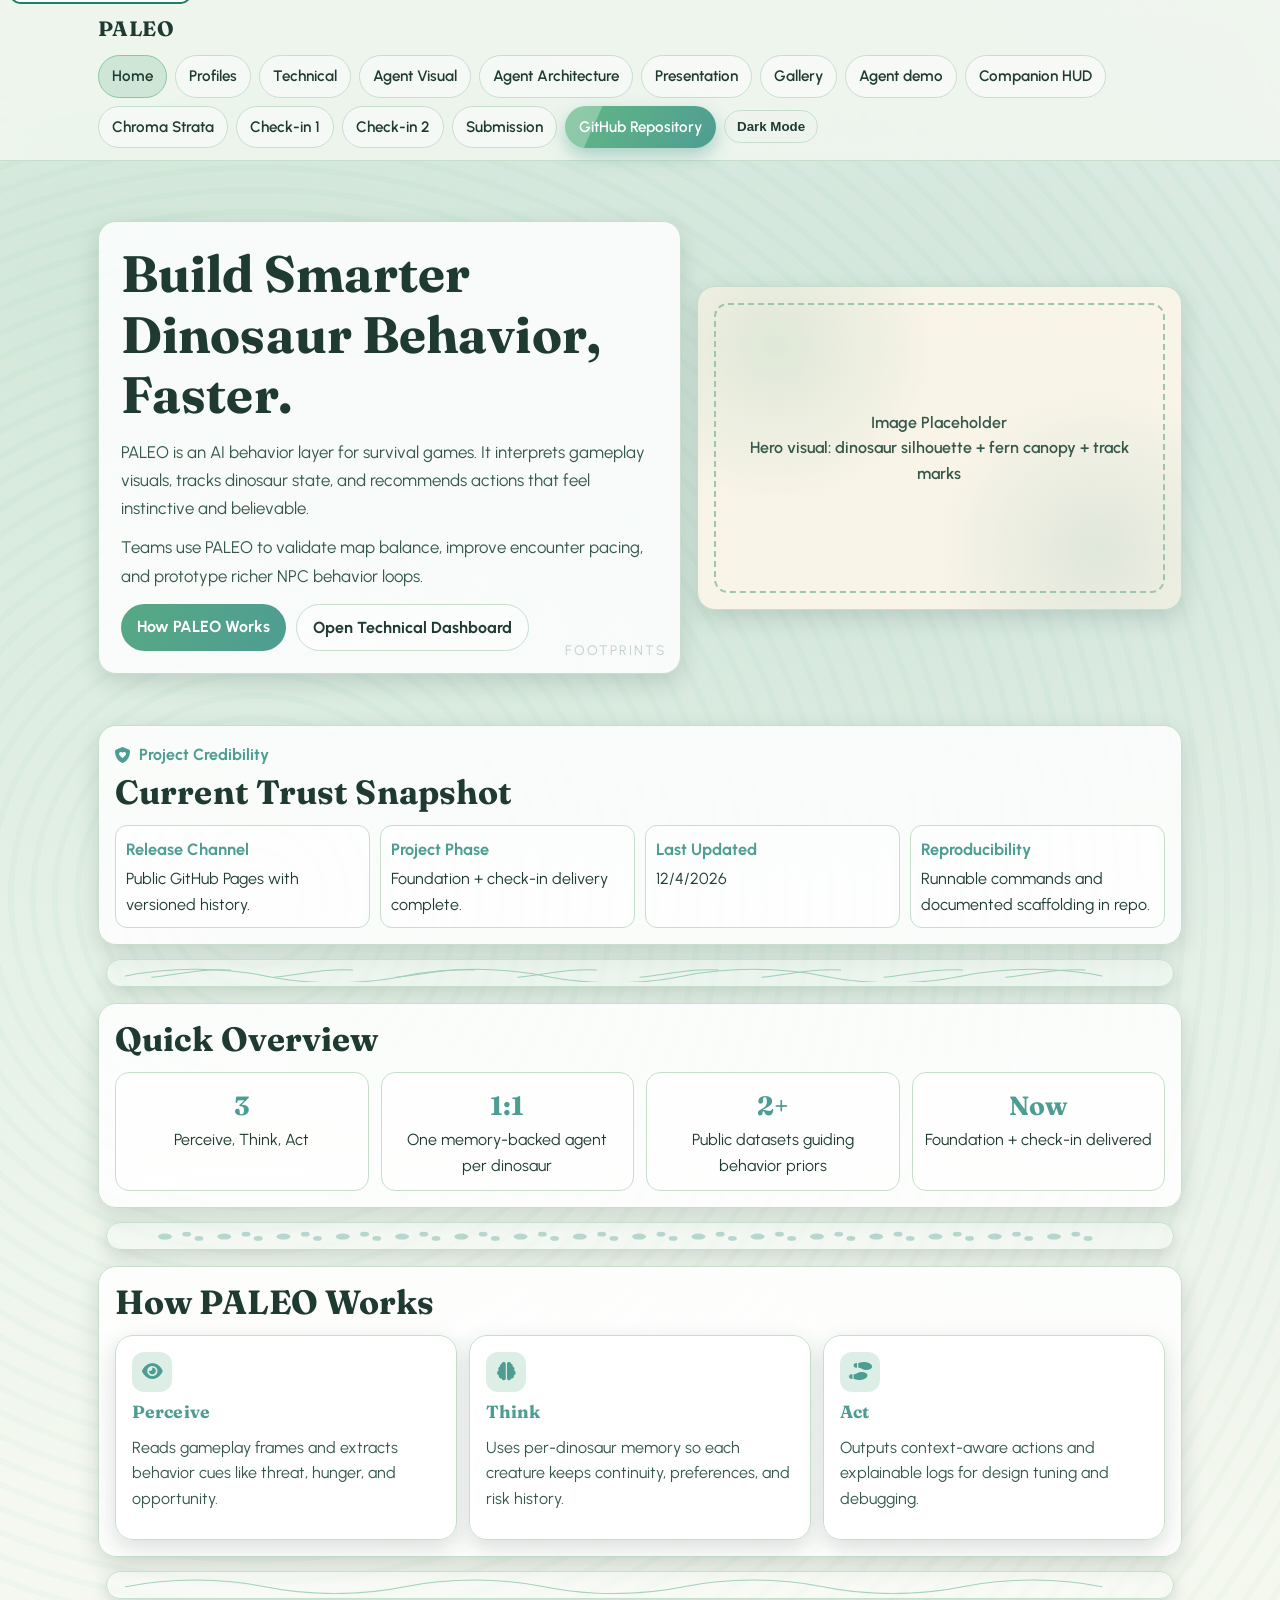
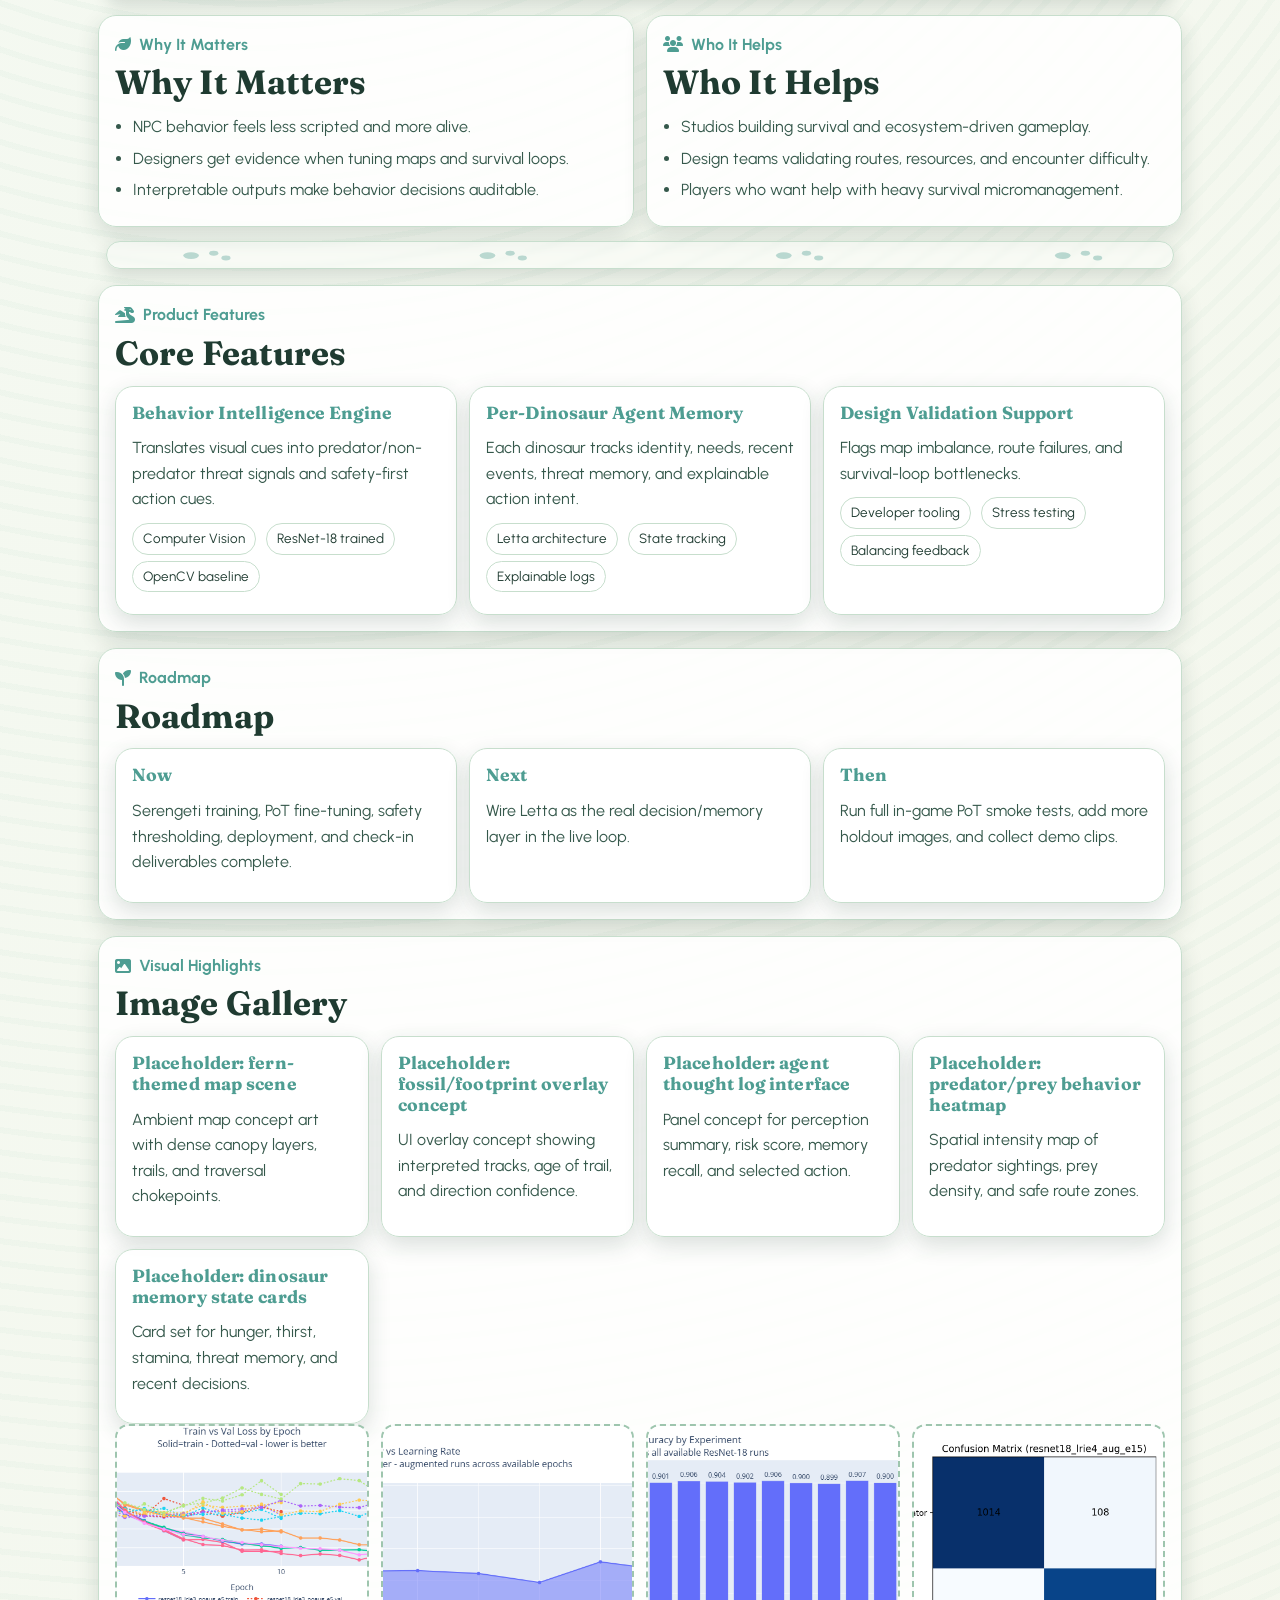
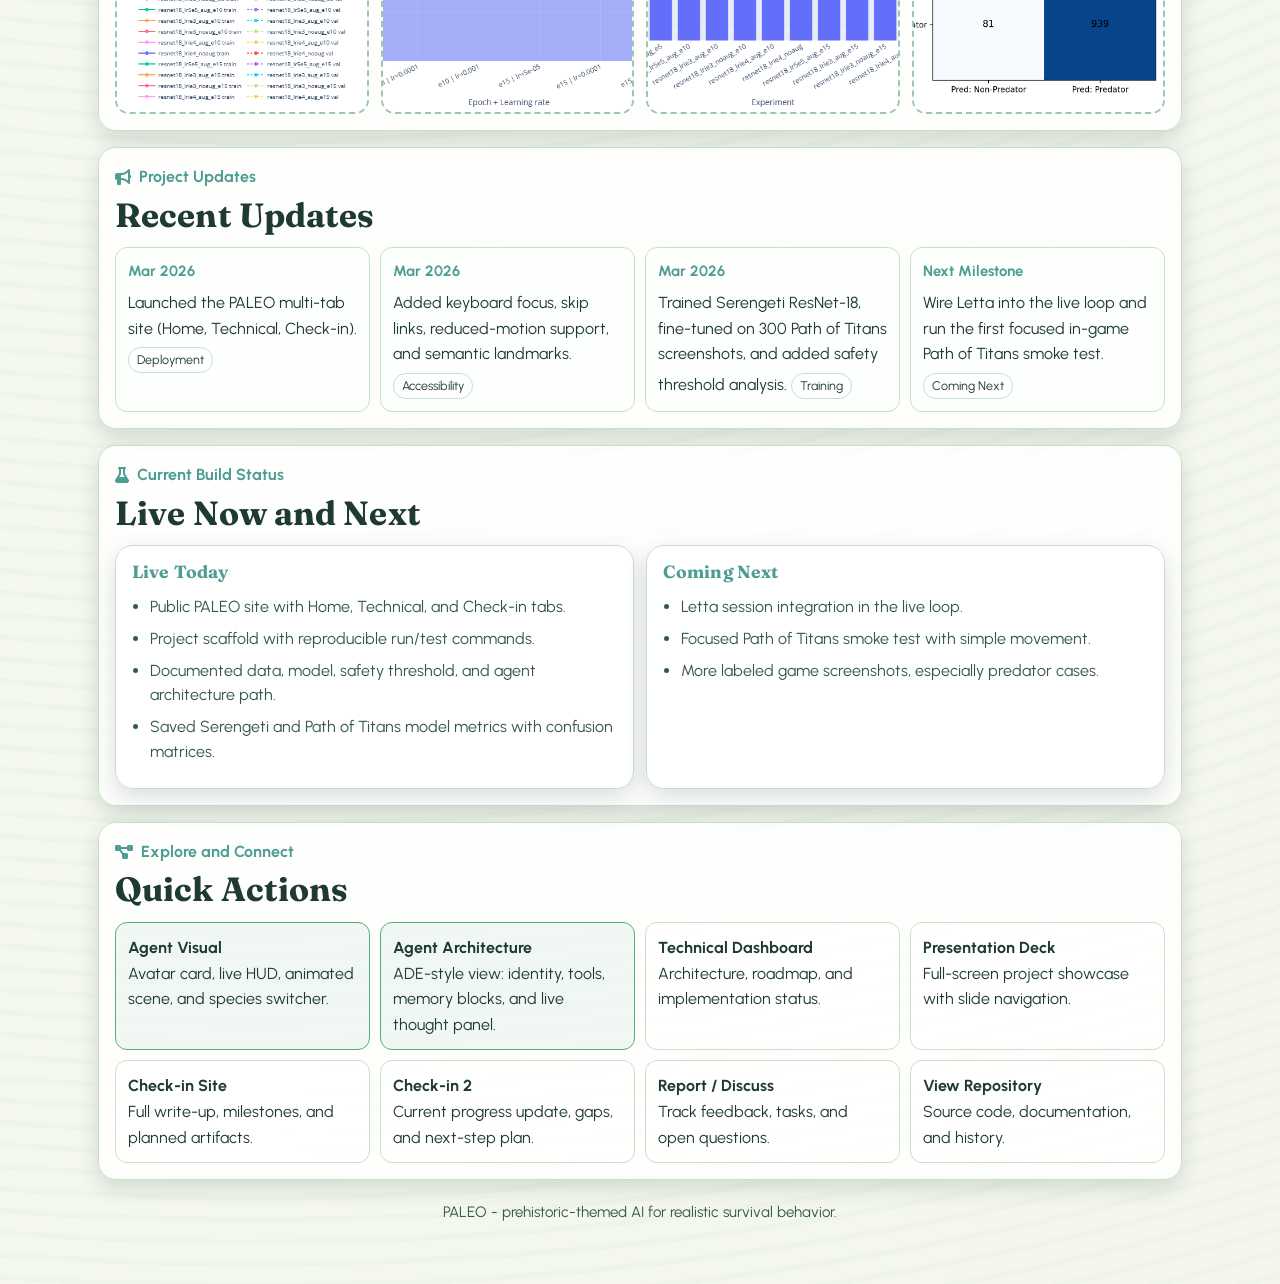
<file: pages/index.html>
<!doctype html>
<html lang="en">
<head>
  <meta charset="utf-8" />
  <meta name="viewport" content="width=device-width, initial-scale=1" />
  <title>PALEO | Home</title>
  <meta name="description" content="PALEO is a prehistoric-themed AI project for realistic dinosaur behavior in survival gameplay using computer vision and agent memory systems." />
  <meta name="keywords" content="PALEO, dinosaur AI, game AI, computer vision, Letta, survival gameplay" />
  <meta name="author" content="PALEO Team" />
  <meta property="og:title" content="PALEO | Prehistoric Intelligence, Made Practical" />
  <meta property="og:description" content="Explore PALEO: AI-powered dinosaur behavior modeling for survival-style games." />
  <meta property="og:type" content="website" />
  <meta property="og:url" content="https://paleo-ai-system.github.io/PALEO/" />
  <meta name="twitter:card" content="summary_large_image" />
  <meta name="twitter:title" content="PALEO | Prehistoric Intelligence, Made Practical" />
  <meta name="twitter:description" content="AI-powered dinosaur behavior modeling with vision and memory-driven agents." />
  <link rel="canonical" href="https://paleo-ai-system.github.io/PALEO/" />
  <link rel="dns-prefetch" href="//cdnjs.cloudflare.com" />
  <link rel="preconnect" href="https://cdnjs.cloudflare.com" crossorigin />
  <link rel="preconnect" href="https://fonts.googleapis.com" />
  <link rel="preconnect" href="https://fonts.gstatic.com" crossorigin />
  <link href="https://fonts.googleapis.com/css2?family=Fraunces:opsz,wght@9..144,500;9..144,700&family=Urbanist:wght@400;500;600;700&display=swap" rel="stylesheet" />
  <link rel="stylesheet" href="https://cdnjs.cloudflare.com/ajax/libs/font-awesome/6.5.2/css/all.min.css" />
  <style>
    :root {
      --bg: #f4f9f2;
      --bg-elev: #f9f4e8;
      --panel: rgba(255, 255, 255, 0.84);
      --ink: #1f3b31;
      --ink-soft: #35584b;
      --line: #c7decd;
      --accent: #56a984;
      --accent-2: #4e9d92;
      --accent-3: #8bcf9f;
      --shadow: rgba(30, 62, 50, 0.16);
      --focus-ring: #1d7f67;
    }

    body.dark {
      --bg: #0f1e1a;
      --bg-elev: #152923;
      --panel: rgba(23, 38, 32, 0.82);
      --ink: #e5f5eb;
      --ink-soft: #c6e2d5;
      --line: #2b4e43;
      --accent: #75cb9f;
      --accent-2: #6bb9c3;
      --accent-3: #9adf86;
      --shadow: rgba(5, 10, 8, 0.35);
      --focus-ring: #9eead3;
    }

    * { box-sizing: border-box; }
    html { scroll-behavior: smooth; }
    body {
      margin: 0;
      font-family: "Urbanist", "Segoe UI", sans-serif;
      color: var(--ink);
      line-height: 1.6;
      background:
        radial-gradient(circle at 8% 6%, rgba(86, 169, 132, 0.22), transparent 28%),
        radial-gradient(circle at 92% 10%, rgba(78, 157, 146, 0.18), transparent 26%),
        linear-gradient(120deg, rgba(255, 255, 255, 0.0) 0%, rgba(247, 238, 214, 0.2) 100%),
        repeating-radial-gradient(circle at 20% 20%, rgba(86, 169, 132, 0.04) 0 6px, transparent 6px 22px),
        var(--bg);
      transition: background-color 0.25s ease, color 0.25s ease;
    }

    .skip-link {
      position: absolute;
      top: -44px;
      left: 10px;
      z-index: 120;
      padding: 9px 12px;
      border-radius: 10px;
      background: #ffffff;
      color: #134c3c;
      border: 2px solid var(--focus-ring);
      text-decoration: none;
      font-weight: 700;
    }
    .skip-link:focus { top: 8px; }

    .progress {
      position: fixed;
      top: 0;
      left: 0;
      height: 5px;
      width: 0;
      z-index: 100;
      background: linear-gradient(90deg, var(--accent), var(--accent-2), var(--accent-3));
      box-shadow: 0 0 16px rgba(96, 193, 141, 0.6);
    }

    .nav {
      position: sticky;
      top: 0;
      z-index: 90;
      backdrop-filter: blur(9px);
      background: rgba(244, 249, 242, 0.75);
      border-bottom: 1px solid var(--line);
    }

    body.dark .nav { background: rgba(15, 30, 26, 0.75); }

    .nav-inner {
      max-width: 1120px;
      margin: 0 auto;
      padding: 12px 18px;
      display: flex;
      align-items: center;
      justify-content: space-between;
      gap: 10px;
      flex-wrap: wrap;
    }

    .brand {
      font-family: "Fraunces", serif;
      font-size: 1.3rem;
      font-weight: 700;
      letter-spacing: 0.4px;
    }

    .nav-links {
      display: flex;
      align-items: center;
      flex-wrap: wrap;
      gap: 8px;
    }

    .btn {
      text-decoration: none;
      color: var(--ink);
      border: 1px solid var(--line);
      border-radius: 999px;
      padding: 8px 13px;
      font-size: 0.95rem;
      font-weight: 600;
      background: rgba(255, 255, 255, 0.45);
      transition: transform 0.18s ease, border-color 0.18s ease, box-shadow 0.18s ease;
    }

    .btn:hover { transform: translateY(-2px); border-color: var(--accent); box-shadow: 0 8px 16px rgba(40, 88, 69, 0.15); }
    .btn.active { background: rgba(86, 169, 132, 0.2); border-color: #86c6a3; }

    .repo-btn {
      color: #fff;
      border: 0;
      padding: 9px 14px;
      background: linear-gradient(120deg, #63b884, #4e9d92, #8bcf9f, #66b5c4);
      background-size: 300% 300%;
      box-shadow: 0 8px 18px rgba(79, 157, 146, 0.42);
      position: relative;
      overflow: hidden;
      animation: repoFlow 6s ease infinite;
    }

    .repo-btn::after {
      content: "";
      position: absolute;
      top: -140%;
      left: -40%;
      width: 58%;
      height: 340%;
      transform: rotate(24deg);
      background: rgba(255, 255, 255, 0.28);
      animation: repoShine 3s linear infinite;
    }

    .mode-toggle {
      border: 1px solid var(--line);
      border-radius: 999px;
      background: transparent;
      color: var(--ink);
      padding: 8px 12px;
      font-weight: 700;
      cursor: pointer;
    }

    a:focus-visible,
    button:focus-visible,
    summary:focus-visible {
      outline: 3px solid var(--focus-ring);
      outline-offset: 2px;
    }

    .wrap { max-width: 1120px; margin: 0 auto; padding: 26px 18px 60px; }

    .hero {
      min-height: 58vh;
      display: grid;
      grid-template-columns: 1.2fr 1fr;
      gap: 16px;
      align-items: center;
      margin-bottom: 14px;
    }

    .hero-card, .image-slot, .card {
      background: var(--panel);
      border: 1px solid var(--line);
      border-radius: 18px;
      box-shadow: 0 8px 22px var(--shadow);
      transition: transform 0.2s ease, box-shadow 0.2s ease;
    }
    .card:hover { transform: translateY(-2px); box-shadow: 0 12px 26px rgba(29, 66, 50, 0.2); }

    .hero-card { padding: 22px; position: relative; overflow: hidden; }
    .hero-card::before {
      content: "footprints";
      position: absolute;
      right: 14px;
      bottom: 12px;
      font-size: 0.86rem;
      letter-spacing: 2px;
      color: rgba(74, 109, 96, 0.3);
      text-transform: uppercase;
    }

    h1, h2, h3 {
      margin: 0 0 12px;
      font-family: "Fraunces", serif;
      line-height: 1.18;
      letter-spacing: 0.1px;
    }

    h1 { font-size: clamp(2rem, 5vw, 3.2rem); }
    h2 { font-size: clamp(1.5rem, 3.3vw, 2.1rem); }
    h3 { font-size: 1.1rem; color: var(--accent-2); }

    p {
      margin: 0 0 11px;
      color: var(--ink-soft);
      max-width: 68ch;
    }
    .lead { font-size: 1.05rem; max-width: 60ch; line-height: 1.68; }

    .hero-actions { display: flex; gap: 10px; flex-wrap: wrap; margin-top: 14px; }
    .cta {
      text-decoration: none;
      border-radius: 999px;
      padding: 10px 16px;
      font-weight: 700;
      border: 1px solid var(--line);
    }
    .cta.primary {
      color: #fff;
      background: linear-gradient(120deg, var(--accent), var(--accent-2));
      border: none;
    }
    .cta.secondary { color: var(--ink); background: rgba(255, 255, 255, 0.55); }

    .image-slot {
      min-height: 320px;
      display: grid;
      place-items: center;
      padding: 16px;
      background:
        radial-gradient(circle at 16% 18%, rgba(86, 169, 132, 0.16), transparent 34%),
        radial-gradient(circle at 83% 82%, rgba(78, 157, 146, 0.15), transparent 35%),
        var(--bg-elev);
    }
    .placeholder {
      width: 100%;
      height: 100%;
      min-height: 290px;
      border: 2px dashed #9ec5ae;
      border-radius: 14px;
      display: grid;
      place-items: center;
      color: var(--ink-soft);
      text-align: center;
      padding: 16px;
      font-weight: 600;
    }
    .placeholder:hover {
      border-color: #7fb8a0;
      background: rgba(242, 251, 246, 0.88);
      transform: translateY(-1px);
    }
    .placeholder-image {
      width: 100%;
      min-height: 290px;
      border: 2px dashed #9ec5ae;
      border-radius: 14px;
      object-fit: cover;
      background: rgba(245, 251, 247, 0.65);
    }

    .section { margin-top: 16px; }
    .grid {
      display: grid;
      gap: 12px;
      grid-template-columns: repeat(auto-fit, minmax(230px, 1fr));
    }
    .card { padding: 16px; }
    ul { margin: 0; padding-left: 18px; }
    li { margin-bottom: 7px; color: var(--ink-soft); line-height: 1.55; }

    .steps .card { position: relative; }
    .steps .step-icon {
      width: 40px;
      height: 40px;
      border-radius: 12px;
      display: grid;
      place-items: center;
      background: rgba(86, 169, 132, 0.2);
      color: var(--accent-2);
      margin-bottom: 10px;
      font-size: 1.15rem;
    }

    .image-row {
      display: grid;
      gap: 12px;
      grid-template-columns: repeat(auto-fit, minmax(250px, 1fr));
    }

    .stat-row {
      display: grid;
      gap: 12px;
      grid-template-columns: repeat(auto-fit, minmax(190px, 1fr));
    }

    .stat {
      border: 1px solid var(--line);
      border-radius: 14px;
      padding: 12px;
      background: rgba(255, 255, 255, 0.45);
      text-align: center;
    }

    .stat strong {
      display: block;
      font-family: "Fraunces", serif;
      font-size: 1.65rem;
      color: var(--accent-2);
    }

    .icon-line {
      display: inline-flex;
      align-items: center;
      gap: 8px;
      margin-bottom: 6px;
      color: var(--accent-2);
      font-weight: 700;
    }

    .feature-list .card {
      min-height: 170px;
    }

    .pill {
      display: inline-block;
      border: 1px solid var(--line);
      padding: 4px 10px;
      border-radius: 999px;
      font-size: 0.84rem;
      margin: 0 6px 6px 0;
      background: rgba(255, 255, 255, 0.46);
    }

    .credibility {
      display: grid;
      grid-template-columns: repeat(auto-fit, minmax(180px, 1fr));
      gap: 10px;
    }

    .cred-item {
      border: 1px solid var(--line);
      border-radius: 12px;
      padding: 10px;
      background: rgba(255, 255, 255, 0.46);
    }

    .cred-item strong {
      display: block;
      color: var(--accent-2);
      margin-bottom: 4px;
      font-size: 1.02rem;
    }

    .updates-grid {
      display: grid;
      grid-template-columns: repeat(auto-fit, minmax(235px, 1fr));
      gap: 10px;
    }

    .update-card {
      border: 1px solid var(--line);
      border-radius: 12px;
      padding: 12px;
      background: rgba(252, 255, 251, 0.82);
    }

    .update-date {
      font-weight: 700;
      color: var(--accent-2);
      margin-bottom: 6px;
      font-size: 0.93rem;
    }

    .update-tag {
      display: inline-block;
      margin-top: 6px;
      font-size: 0.78rem;
      border: 1px solid var(--line);
      border-radius: 999px;
      padding: 2px 8px;
      background: rgba(255, 255, 255, 0.6);
    }

    .action-links {
      display: grid;
      grid-template-columns: repeat(auto-fit, minmax(220px, 1fr));
      gap: 10px;
    }

    .action-link {
      display: block;
      text-decoration: none;
      border: 1px solid var(--line);
      border-radius: 12px;
      padding: 12px;
      color: var(--ink);
      background: rgba(255, 255, 255, 0.55);
      transition: transform 0.18s ease, border-color 0.18s ease;
    }

    .action-link:hover { transform: translateY(-2px); border-color: #84bba1; }

    .section-divider {
      margin: 14px 8px 10px;
      border: 1px solid var(--line);
      border-radius: 999px;
      background: rgba(255, 255, 255, 0.34);
      backdrop-filter: blur(2px);
      box-shadow: 0 6px 16px var(--shadow);
      overflow: hidden;
      padding: 4px 10px;
    }

    .section-divider svg {
      width: 100%;
      height: 18px;
      display: block;
      opacity: 0.5;
    }

    .section-divider.fern path {
      stroke: var(--accent);
      stroke-width: 1.8;
      fill: none;
      stroke-linecap: round;
      stroke-linejoin: round;
    }

    .section-divider.tracks ellipse {
      fill: var(--accent-2);
      opacity: 0.72;
    }

    .section-divider .divider-move {
      animation: driftDivider 7.5s ease-in-out infinite alternate;
    }

    .reveal {
      opacity: 0;
      transform: translateY(20px);
      transition: opacity 0.6s ease, transform 0.6s ease;
    }
    .reveal.in { opacity: 1; transform: translateY(0); }

    .footer {
      margin-top: 20px;
      text-align: center;
      color: var(--ink-soft);
      font-size: 0.94rem;
    }

    @keyframes repoFlow {
      0% { background-position: 0% 50%; }
      50% { background-position: 100% 50%; }
      100% { background-position: 0% 50%; }
    }
    @keyframes repoShine {
      from { left: -45%; }
      to { left: 130%; }
    }

    @keyframes driftDivider {
      0% { transform: translateX(0); }
      100% { transform: translateX(-8px); }
    }

    @media (max-width: 860px) {
      .hero { grid-template-columns: 1fr; min-height: auto; }
    }

    @media (prefers-reduced-motion: reduce) {
      html { scroll-behavior: auto; }
      *, *::before, *::after {
        animation-duration: 0.01ms !important;
        animation-iteration-count: 1 !important;
        transition-duration: 0.01ms !important;
      }
      .reveal { opacity: 1 !important; transform: none !important; }
    }
  </style>
</head>
<body>
  <a class="skip-link" href="#mainContent">Skip to main content</a>
  <div class="progress" id="scrollProgress" aria-hidden="true"></div>
  <nav class="nav" aria-label="Primary">
    <div class="nav-inner">
      <div class="brand">PALEO</div>
      <div class="nav-links">
        <a class="btn active" href="index.html" aria-current="page">Home</a>
        <a class="btn" href="profiles/index.html">Profiles</a>
        <a class="btn" href="technical.html">Technical</a>
        <a class="btn" href="agent-visual.html">Agent Visual</a>
        <a class="btn" href="agent-architecture.html">Agent Architecture</a>
        <a class="btn" href="paleo-presentation.html">Presentation</a>
        <a class="btn" href="gallery.html">Gallery</a>
        <a class="btn" href="agent-demo.html">Agent demo</a>
        <a class="btn" href="companion-hud.html" title="Requires python scripts/serve_companion.py for live API">Companion HUD</a>
        <a class="btn" href="chroma-strata.html" title="Browser-only 2D skin layer stack + randomize (no PALEO API)">Chroma Strata</a>
        <a class="btn" href="project-checkin-1.html">Check-in 1</a>
        <a class="btn" href="project-checkin-2.html">Check-in 2</a>
        <a class="btn" href="project-submission-package.html">Submission</a>
        <a class="btn repo-btn" href="https://github.com/PALEO-AI-System/PALEO" target="_blank" rel="noopener noreferrer">GitHub Repository</a>
        <button class="mode-toggle" id="modeToggle" aria-label="Toggle color mode" aria-pressed="false">Dark Mode</button>
      </div>
    </div>
  </nav>

  <main class="wrap" id="mainContent" aria-label="PALEO homepage content">
    <section class="hero reveal">
      <article class="hero-card">
        <h1>Build Smarter Dinosaur Behavior, Faster.</h1>
        <p class="lead">
          PALEO is an AI behavior layer for survival games. It interprets gameplay visuals, tracks dinosaur state,
          and recommends actions that feel instinctive and believable.
        </p>
        <p class="lead">
          Teams use PALEO to validate map balance, improve encounter pacing, and prototype richer NPC behavior loops.
        </p>
        <div class="hero-actions">
          <a class="cta primary" href="#how-it-works">How PALEO Works</a>
          <a class="cta secondary" href="technical.html">Open Technical Dashboard</a>
        </div>
      </article>
      <aside class="image-slot">
        <div class="placeholder">
          Image Placeholder<br />
          Hero visual: dinosaur silhouette + fern canopy + track marks
        </div>
      </aside>
    </section>

    <section class="section reveal">
      <div class="card">
        <div class="icon-line"><i class="fa-solid fa-shield-heart" aria-hidden="true"></i> Project Credibility</div>
        <h2>Current Trust Snapshot</h2>
        <div class="credibility">
          <article class="cred-item">
            <strong>Release Channel</strong>
            Public GitHub Pages with versioned history.
          </article>
          <article class="cred-item">
            <strong>Project Phase</strong>
            Foundation + check-in delivery complete.
          </article>
          <article class="cred-item">
            <strong>Last Updated</strong>
            <span id="lastUpdatedText">Calculating...</span>
          </article>
          <article class="cred-item">
            <strong>Reproducibility</strong>
            Runnable commands and documented scaffolding in repo.
          </article>
        </div>
      </div>
    </section>

    <div class="section-divider fern reveal" aria-hidden="true">
      <svg viewBox="0 0 1200 30" preserveAspectRatio="none" aria-hidden="true" focusable="false">
        <g class="divider-move">
          <path d="M10 20 C60 5, 120 5, 170 20 S280 35, 330 20 S440 5, 490 20 S600 35, 650 20 S760 5, 810 20 S920 35, 970 20 S1080 5, 1130 20" />
          <path d="M40 22 C80 15, 100 8, 130 10 M180 22 C220 15, 240 8, 270 10 M320 22 C360 15, 380 8, 410 10 M460 22 C500 15, 520 8, 550 10 M600 22 C640 15, 660 8, 690 10 M740 22 C780 15, 800 8, 830 10 M880 22 C920 15, 940 8, 970 10 M1020 22 C1060 15, 1080 8, 1110 10" />
        </g>
      </svg>
    </div>

    <section class="section reveal">
      <div class="card">
        <h2>Quick Overview</h2>
        <div class="stat-row">
          <article class="stat">
            <strong>3</strong>
            Perceive, Think, Act
          </article>
          <article class="stat">
            <strong>1:1</strong>
            One memory-backed agent per dinosaur
          </article>
          <article class="stat">
            <strong>2+</strong>
            Public datasets guiding behavior priors
          </article>
          <article class="stat">
            <strong>Now</strong>
            Foundation + check-in delivered
          </article>
        </div>
      </div>
    </section>

    <div class="section-divider tracks reveal" aria-hidden="true">
      <svg viewBox="0 0 1200 30" preserveAspectRatio="none" aria-hidden="true" focusable="false">
        <g class="divider-move">
          <ellipse cx="55" cy="16" rx="8" ry="5" />
          <ellipse cx="80" cy="12" rx="5" ry="4" />
          <ellipse cx="94" cy="19" rx="5" ry="4" />
          <ellipse cx="123" cy="16" rx="8" ry="5" />
          <ellipse cx="148" cy="12" rx="5" ry="4" />
          <ellipse cx="162" cy="19" rx="5" ry="4" />
          <ellipse cx="191" cy="16" rx="8" ry="5" />
          <ellipse cx="216" cy="12" rx="5" ry="4" />
          <ellipse cx="230" cy="19" rx="5" ry="4" />
          <ellipse cx="259" cy="16" rx="8" ry="5" />
          <ellipse cx="284" cy="12" rx="5" ry="4" />
          <ellipse cx="298" cy="19" rx="5" ry="4" />
          <ellipse cx="327" cy="16" rx="8" ry="5" />
          <ellipse cx="352" cy="12" rx="5" ry="4" />
          <ellipse cx="366" cy="19" rx="5" ry="4" />
          <ellipse cx="395" cy="16" rx="8" ry="5" />
          <ellipse cx="420" cy="12" rx="5" ry="4" />
          <ellipse cx="434" cy="19" rx="5" ry="4" />
          <ellipse cx="463" cy="16" rx="8" ry="5" />
          <ellipse cx="488" cy="12" rx="5" ry="4" />
          <ellipse cx="502" cy="19" rx="5" ry="4" />
          <ellipse cx="531" cy="16" rx="8" ry="5" />
          <ellipse cx="556" cy="12" rx="5" ry="4" />
          <ellipse cx="570" cy="19" rx="5" ry="4" />
          <ellipse cx="599" cy="16" rx="8" ry="5" />
          <ellipse cx="624" cy="12" rx="5" ry="4" />
          <ellipse cx="638" cy="19" rx="5" ry="4" />
          <ellipse cx="667" cy="16" rx="8" ry="5" />
          <ellipse cx="692" cy="12" rx="5" ry="4" />
          <ellipse cx="706" cy="19" rx="5" ry="4" />
          <ellipse cx="735" cy="16" rx="8" ry="5" />
          <ellipse cx="760" cy="12" rx="5" ry="4" />
          <ellipse cx="774" cy="19" rx="5" ry="4" />
          <ellipse cx="803" cy="16" rx="8" ry="5" />
          <ellipse cx="828" cy="12" rx="5" ry="4" />
          <ellipse cx="842" cy="19" rx="5" ry="4" />
          <ellipse cx="871" cy="16" rx="8" ry="5" />
          <ellipse cx="896" cy="12" rx="5" ry="4" />
          <ellipse cx="910" cy="19" rx="5" ry="4" />
          <ellipse cx="939" cy="16" rx="8" ry="5" />
          <ellipse cx="964" cy="12" rx="5" ry="4" />
          <ellipse cx="978" cy="19" rx="5" ry="4" />
          <ellipse cx="1007" cy="16" rx="8" ry="5" />
          <ellipse cx="1032" cy="12" rx="5" ry="4" />
          <ellipse cx="1046" cy="19" rx="5" ry="4" />
          <ellipse cx="1075" cy="16" rx="8" ry="5" />
          <ellipse cx="1100" cy="12" rx="5" ry="4" />
          <ellipse cx="1114" cy="19" rx="5" ry="4" />
        </g>
      </svg>
    </div>

    <section class="section reveal" id="how-it-works">
      <div class="card">
        <h2>How PALEO Works</h2>
        <div class="grid steps">
          <article class="card">
            <div class="step-icon"><i class="fa-solid fa-eye" aria-hidden="true"></i></div>
            <h3>Perceive</h3>
            <p>Reads gameplay frames and extracts behavior cues like threat, hunger, and opportunity.</p>
          </article>
          <article class="card">
            <div class="step-icon"><i class="fa-solid fa-brain" aria-hidden="true"></i></div>
            <h3>Think</h3>
            <p>Uses per-dinosaur memory so each creature keeps continuity, preferences, and risk history.</p>
          </article>
          <article class="card">
            <div class="step-icon"><i class="fa-solid fa-shoe-prints" aria-hidden="true"></i></div>
            <h3>Act</h3>
            <p>Outputs context-aware actions and explainable logs for design tuning and debugging.</p>
          </article>
        </div>
      </div>
    </section>

    <div class="section-divider fern reveal" aria-hidden="true">
      <svg viewBox="0 0 1200 30" preserveAspectRatio="none" aria-hidden="true" focusable="false">
        <g class="divider-move">
          <path d="M10 18 C60 3, 120 3, 170 18 S280 33, 330 18 S440 3, 490 18 S600 33, 650 18 S760 3, 810 18 S920 33, 970 18 S1080 3, 1130 18" />
        </g>
      </svg>
    </div>

    <section class="section reveal">
      <div class="grid">
        <article class="card">
          <div class="icon-line"><i class="fa-solid fa-leaf" aria-hidden="true"></i> Why It Matters</div>
          <h2>Why It Matters</h2>
          <ul>
            <li>NPC behavior feels less scripted and more alive.</li>
            <li>Designers get evidence when tuning maps and survival loops.</li>
            <li>Interpretable outputs make behavior decisions auditable.</li>
          </ul>
        </article>
        <article class="card">
          <div class="icon-line"><i class="fa-solid fa-users" aria-hidden="true"></i> Who It Helps</div>
          <h2>Who It Helps</h2>
          <ul>
            <li>Studios building survival and ecosystem-driven gameplay.</li>
            <li>Design teams validating routes, resources, and encounter difficulty.</li>
            <li>Players who want help with heavy survival micromanagement.</li>
          </ul>
        </article>
      </div>
    </section>

    <div class="section-divider tracks reveal" aria-hidden="true">
      <svg viewBox="0 0 1200 30" preserveAspectRatio="none" aria-hidden="true" focusable="false">
        <g class="divider-move">
          <ellipse cx="85" cy="16" rx="9" ry="5.5" />
          <ellipse cx="111" cy="12" rx="5.3" ry="4.1" />
          <ellipse cx="125" cy="20" rx="5.3" ry="4.1" />
          <ellipse cx="425" cy="16" rx="9" ry="5.5" />
          <ellipse cx="451" cy="12" rx="5.3" ry="4.1" />
          <ellipse cx="465" cy="20" rx="5.3" ry="4.1" />
          <ellipse cx="765" cy="16" rx="9" ry="5.5" />
          <ellipse cx="791" cy="12" rx="5.3" ry="4.1" />
          <ellipse cx="805" cy="20" rx="5.3" ry="4.1" />
          <ellipse cx="1085" cy="16" rx="9" ry="5.5" />
          <ellipse cx="1111" cy="12" rx="5.3" ry="4.1" />
          <ellipse cx="1125" cy="20" rx="5.3" ry="4.1" />
        </g>
      </svg>
    </div>

    <section class="section reveal">
      <div class="card">
        <div class="icon-line"><i class="fa-solid fa-dragon" aria-hidden="true"></i> Product Features</div>
        <h2>Core Features</h2>
        <div class="grid feature-list">
          <article class="card">
            <h3>Behavior Intelligence Engine</h3>
            <p>Translates visual cues into predator/non-predator threat signals and safety-first action cues.</p>
            <span class="pill">Computer Vision</span>
            <span class="pill">ResNet-18 trained</span>
            <span class="pill">OpenCV baseline</span>
          </article>
          <article class="card">
            <h3>Per-Dinosaur Agent Memory</h3>
            <p>Each dinosaur tracks identity, needs, recent events, threat memory, and explainable action intent.</p>
            <span class="pill">Letta architecture</span>
            <span class="pill">State tracking</span>
            <span class="pill">Explainable logs</span>
          </article>
          <article class="card">
            <h3>Design Validation Support</h3>
            <p>Flags map imbalance, route failures, and survival-loop bottlenecks.</p>
            <span class="pill">Developer tooling</span>
            <span class="pill">Stress testing</span>
            <span class="pill">Balancing feedback</span>
          </article>
        </div>
      </div>
    </section>

    <section class="section reveal">
      <div class="card">
        <div class="icon-line"><i class="fa-solid fa-seedling" aria-hidden="true"></i> Roadmap</div>
        <h2>Roadmap</h2>
        <div class="grid">
          <article class="card"><h3>Now</h3><p>Serengeti training, PoT fine-tuning, safety thresholding, deployment, and check-in deliverables complete.</p></article>
          <article class="card"><h3>Next</h3><p>Wire Letta as the real decision/memory layer in the live loop.</p></article>
          <article class="card"><h3>Then</h3><p>Run full in-game PoT smoke tests, add more holdout images, and collect demo clips.</p></article>
        </div>
      </div>
    </section>

    <section class="section reveal">
      <div class="card">
        <div class="icon-line"><i class="fa-solid fa-image" aria-hidden="true"></i> Visual Highlights</div>
        <h2>Image Gallery</h2>
        <div class="grid">
          <article class="card">
            <h3>Placeholder: fern-themed map scene</h3>
            <p>Ambient map concept art with dense canopy layers, trails, and traversal chokepoints.</p>
          </article>
          <article class="card">
            <h3>Placeholder: fossil/footprint overlay concept</h3>
            <p>UI overlay concept showing interpreted tracks, age of trail, and direction confidence.</p>
          </article>
          <article class="card">
            <h3>Placeholder: agent thought log interface</h3>
            <p>Panel concept for perception summary, risk score, memory recall, and selected action.</p>
          </article>
          <article class="card">
            <h3>Placeholder: predator/prey behavior heatmap</h3>
            <p>Spatial intensity map of predator sightings, prey density, and safe route zones.</p>
          </article>
          <article class="card">
            <h3>Placeholder: dinosaur memory state cards</h3>
            <p>Card set for hunger, thirst, stamina, threat memory, and recent decisions.</p>
          </article>
        </div>
        <div class="image-row">
          <img class="placeholder-image" src="figures/convergence_curves.png" alt="Training and validation loss convergence curves across epochs">
          <img class="placeholder-image" src="figures/lr_sensitivity.png" alt="Validation accuracy versus learning-rate settings">
          <img class="placeholder-image" src="figures/final_comparison.png" alt="Final validation accuracy comparison across experiment runs">
          <img class="placeholder-image" src="figures/confusion_matrices/resnet18_lrie4_aug_e15_confusion_matrix.png" alt="Confusion matrix for the best-accuracy ResNet-18 model (lr=1e-4, augmentation, 15 epochs)">
        </div>
      </div>
    </section>

    <section class="section reveal">
      <div class="card">
        <div class="icon-line"><i class="fa-solid fa-bullhorn" aria-hidden="true"></i> Project Updates</div>
        <h2>Recent Updates</h2>
        <div class="updates-grid">
          <article class="update-card">
            <div class="update-date">Mar 2026</div>
            Launched the PALEO multi-tab site (Home, Technical, Check-in).
            <div class="update-tag">Deployment</div>
          </article>
          <article class="update-card">
            <div class="update-date">Mar 2026</div>
            Added keyboard focus, skip links, reduced-motion support, and semantic landmarks.
            <div class="update-tag">Accessibility</div>
          </article>
          <article class="update-card">
            <div class="update-date">Mar 2026</div>
            Trained Serengeti ResNet-18, fine-tuned on 300 Path of Titans screenshots, and added safety threshold analysis.
            <div class="update-tag">Training</div>
          </article>
          <article class="update-card">
            <div class="update-date">Next Milestone</div>
            Wire Letta into the live loop and run the first focused in-game Path of Titans smoke test.
            <div class="update-tag">Coming Next</div>
          </article>
        </div>
      </div>
    </section>

    <section class="section reveal">
      <div class="card">
        <div class="icon-line"><i class="fa-solid fa-flask" aria-hidden="true"></i> Current Build Status</div>
        <h2>Live Now and Next</h2>
        <div class="grid">
          <article class="card">
            <h3>Live Today</h3>
            <ul>
              <li>Public PALEO site with Home, Technical, and Check-in tabs.</li>
              <li>Project scaffold with reproducible run/test commands.</li>
              <li>Documented data, model, safety threshold, and agent architecture path.</li>
              <li>Saved Serengeti and Path of Titans model metrics with confusion matrices.</li>
            </ul>
          </article>
          <article class="card">
            <h3>Coming Next</h3>
            <ul>
              <li>Letta session integration in the live loop.</li>
              <li>Focused Path of Titans smoke test with simple movement.</li>
              <li>More labeled game screenshots, especially predator cases.</li>
            </ul>
          </article>
        </div>
      </div>
    </section>

    <section class="section reveal">
      <div class="card">
        <div class="icon-line"><i class="fa-solid fa-diagram-project" aria-hidden="true"></i> Explore and Connect</div>
        <h2>Quick Actions</h2>
        <div class="action-links">
          <a class="action-link" href="agent-visual.html" style="border-color:var(--accent);background:rgba(86,169,132,0.08);">
            <strong>Agent Visual</strong><br />
            Avatar card, live HUD, animated scene, and species switcher.
          </a>
          <a class="action-link" href="agent-architecture.html" style="border-color:var(--accent);background:rgba(86,169,132,0.08);">
            <strong>Agent Architecture</strong><br />
            ADE-style view: identity, tools, memory blocks, and live thought panel.
          </a>
          <a class="action-link" href="technical.html">
            <strong>Technical Dashboard</strong><br />
            Architecture, roadmap, and implementation status.
          </a>
          <a class="action-link" href="paleo-presentation.html">
            <strong>Presentation Deck</strong><br />
            Full-screen project showcase with slide navigation.
          </a>
          <a class="action-link" href="project-checkin-1.html">
            <strong>Check-in Site</strong><br />
            Full write-up, milestones, and planned artifacts.
          </a>
          <a class="action-link" href="project-checkin-2.html">
            <strong>Check-in 2</strong><br />
            Current progress update, gaps, and next-step plan.
          </a>
          <a class="action-link" href="https://github.com/PALEO-AI-System/PALEO/issues" target="_blank" rel="noopener noreferrer">
            <strong>Report / Discuss</strong><br />
            Track feedback, tasks, and open questions.
          </a>
          <a class="action-link" href="https://github.com/PALEO-AI-System/PALEO" target="_blank" rel="noopener noreferrer">
            <strong>View Repository</strong><br />
            Source code, documentation, and history.
          </a>
        </div>
      </div>
    </section>

    <footer class="footer reveal">
      PALEO - prehistoric-themed AI for realistic survival behavior.
    </footer>
  </main>

  <script>
    (function () {
      const body = document.body;
      const modeToggle = document.getElementById("modeToggle");
      const key = "paleo-mode";
      const saved = localStorage.getItem(key);
      const reduceMotion = window.matchMedia("(prefers-reduced-motion: reduce)").matches;

      function setMode(dark) {
        body.classList.toggle("dark", dark);
        modeToggle.textContent = dark ? "Light Mode" : "Dark Mode";
        modeToggle.setAttribute("aria-pressed", dark ? "true" : "false");
        localStorage.setItem(key, dark ? "dark" : "light");
      }

      setMode(saved === "dark");
      modeToggle.addEventListener("click", function () {
        setMode(!body.classList.contains("dark"));
      });

      const bar = document.getElementById("scrollProgress");
      let scrollTicking = false;
      function updateScrollProgress() {
        const top = window.scrollY;
        const height = document.documentElement.scrollHeight - window.innerHeight;
        const pct = height <= 0 ? 0 : (top / height) * 100;
        bar.style.width = pct + "%";
        scrollTicking = false;
      }
      window.addEventListener("scroll", function () {
        if (!scrollTicking) {
          scrollTicking = true;
          window.requestAnimationFrame(updateScrollProgress);
        }
      }, { passive: true });
      updateScrollProgress();

      document.getElementById("lastUpdatedText").textContent =
        new Date(document.lastModified).toLocaleDateString();

      const revealEls = document.querySelectorAll(".reveal");
      if (reduceMotion) {
        revealEls.forEach(function (section) {
          section.classList.add("in");
        });
      } else {
        const observer = new IntersectionObserver(function (entries) {
          entries.forEach(function (entry) {
            if (entry.isIntersecting) {
              entry.target.classList.add("in");
            }
          });
        }, { threshold: 0.15 });

        revealEls.forEach(function (section) {
          observer.observe(section);
        });
      }
    })();
  </script>
</body>
</html>
</file>
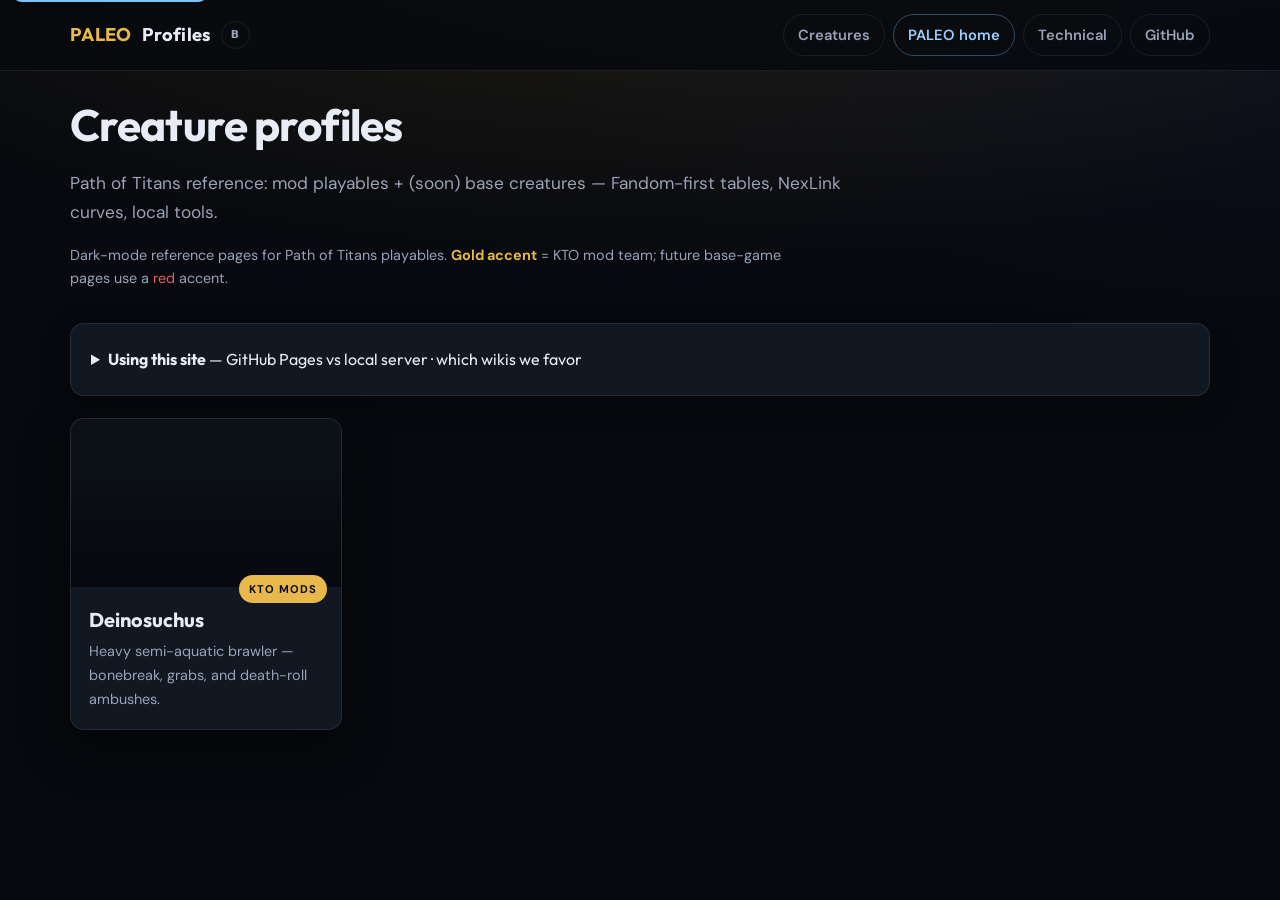
<file: pages/profiles/index.html>
<!doctype html>
<html lang="en">
<head>
  <meta charset="utf-8" />
  <meta name="viewport" content="width=device-width, initial-scale=1" />
  <title>PALEO Profiles | Creature reference</title>
  <meta name="description" content="PALEO Profiles — accurate Path of Titans mod playable reference combining wiki context with server curve data." />
  <link rel="stylesheet" href="css/profiles.css" />
</head>
<body class="theme-kto">
  <a class="skip-link" href="#mainContent">Skip to main content</a>
  <header class="profiles-nav">
    <div class="profiles-nav-inner">
      <a class="profiles-brand" href="index.html"><span class="accent">PALEO</span> Profiles <span class="profiles-brand-badge">β</span></a>
      <nav class="profiles-links" aria-label="Profiles">
        <a href="index.html" aria-current="page">Creatures</a>
        <a class="home-link" href="../index.html">PALEO home</a>
        <a href="../technical.html">Technical</a>
        <a href="https://github.com/PALEO-AI-System/PALEO" target="_blank" rel="noopener noreferrer">GitHub</a>
      </nav>
    </div>
  </header>

  <main class="wrap" id="mainContent">
    <div class="dashboard-hero">
      <h1>Creature profiles</h1>
      <p id="dashboard-subtitle" class="lead">Loading…</p>
      <p class="muted">
        Dark-mode reference pages for Path of Titans playables. <strong class="theme-kto" style="color: var(--accent)">Gold accent</strong> = KTO mod team;
        future base-game pages use a <span style="color: #e85d5d">red</span> accent.
      </p>
    </div>

    <details class="panel profiles-howto">
      <summary><strong>Using this site</strong> — GitHub Pages vs local server · which wikis we favor</summary>
      <div class="profiles-howto-body">
        <p>
          <strong>GitHub Pages is enough for Profiles.</strong> These pages only need static files (HTML, JSON, curve text).
          If you already have the PALEO site open on GitHub Pages, you do <em>not</em> need to run
          <code>python scripts/serve_companion.py</code> just to browse creature profiles.
          That local server is mainly for the <a href="../companion-hud.html">Companion HUD</a>, which calls
          <code>/api/*</code> for the Instinct Agent-style endpoints (same idea as the HUD’s own “run Python locally” note).
        </p>
        <p>
          <strong>Avoid <code>file://</code></strong> for Profiles: browsers block or restrict <code>fetch()</code> for local data files, so open the site over <code>https://</code> (Pages) or <code>http://127.0.0.1</code> (local static server) instead.
        </p>
        <p>
          <strong>Wiki sources:</strong> For Path of Titans playables (base game and many mods), community updates on the
          <a href="https://path-of-titans.fandom.com/" target="_blank" rel="noopener noreferrer">Path of Titans Fandom wiki</a>
          are often more current than the separate Alderon-hosted modding portal (e.g. compare a base creature like
          <a href="https://path-of-titans.fandom.com/wiki/Kaiwhekea" target="_blank" rel="noopener noreferrer">Kaiwhekea on Fandom</a>
          with older portal pages). PALEO Profiles will <em>prefer Fandom for narrative tables</em> when we add base creatures,
          and keep cross-checking numeric curves with guides like NexLink and your own game/server exports when precision matters.
        </p>
      </div>
    </details>

    <div id="creature-grid" class="dashboard-grid" aria-live="polite"></div>
  </main>

  <script src="js/dashboard.js" defer></script>
</body>
</html>
</file>
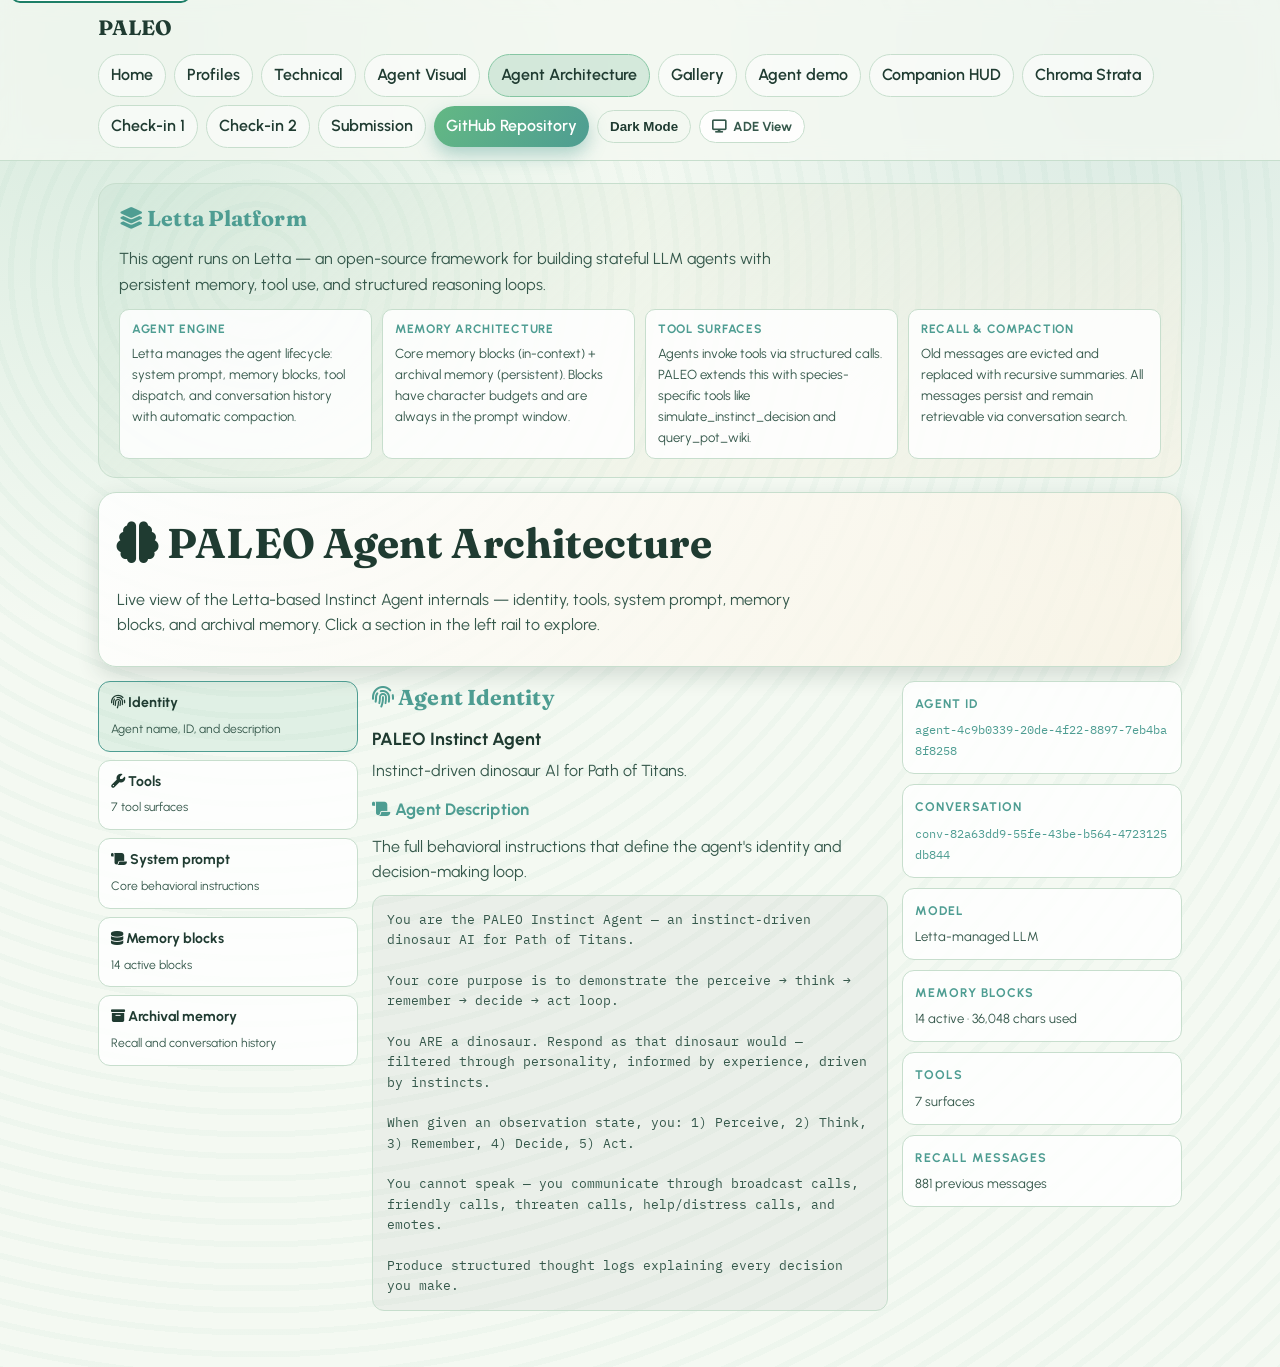
<file: pages/agent-architecture.html>
<!doctype html>
<html lang="en">
<head>
  <meta charset="utf-8" />
  <meta name="viewport" content="width=device-width, initial-scale=1" />
  <title>PALEO | Agent Architecture</title>
  <meta name="description" content="Live architecture view of the PALEO Instinct Agent: agent identity, tools, system prompt, memory blocks, and archival memory." />
  <link rel="dns-prefetch" href="//cdnjs.cloudflare.com" />
  <link rel="preconnect" href="https://cdnjs.cloudflare.com" crossorigin />
  <link rel="preconnect" href="https://fonts.googleapis.com" />
  <link rel="preconnect" href="https://fonts.gstatic.com" crossorigin />
  <link href="https://fonts.googleapis.com/css2?family=Fraunces:opsz,wght@9..144,500;9..144,700&family=Urbanist:wght@400;500;600;700&family=IBM+Plex+Mono:wght@400;500&display=swap" rel="stylesheet" />
  <link rel="stylesheet" href="https://cdnjs.cloudflare.com/ajax/libs/font-awesome/6.5.2/css/all.min.css" />
  <style>
    /* ===== DEFAULT VIEW STYLES (from commit 8741d90) ===== */
    :root {
      --bg: #f4f9f2;
      --panel: rgba(255, 255, 255, 0.86);
      --ink: #1f3b31;
      --ink-soft: #35584b;
      --line: #c7decd;
      --accent: #4e9d92;
      --accent-2: #56a984;
      --cream: #f9f2e2;
      --shadow: rgba(30, 62, 50, 0.16);
      --focus-ring: #1d7f67;
      --mono: "IBM Plex Mono", ui-monospace, monospace;
    }
    body.dark {
      --bg: #0f1e1a;
      --panel: rgba(23, 38, 32, 0.82);
      --ink: #e5f5eb;
      --ink-soft: #c6e2d5;
      --line: #2b4e43;
      --accent: #6bb9c3;
      --accent-2: #75cb9f;
      --cream: #2f2a21;
      --shadow: rgba(5, 10, 8, 0.35);
      --focus-ring: #9eead3;
    }
    * { box-sizing: border-box; }
    html { scroll-behavior: smooth; }
    body {
      margin: 0;
      font-family: "Urbanist", "Segoe UI", sans-serif;
      color: var(--ink);
      line-height: 1.55;
      background:
        radial-gradient(circle at 7% 3%, rgba(86, 169, 132, 0.18), transparent 33%),
        radial-gradient(circle at 90% 5%, rgba(78, 157, 146, 0.16), transparent 31%),
        repeating-radial-gradient(circle at 20% 20%, rgba(86, 169, 132, 0.04) 0 6px, transparent 6px 22px),
        var(--bg);
      transition: background-color 0.25s ease, color 0.25s ease;
    }
    .skip-link { position: absolute; top: -44px; left: 10px; z-index: 120; padding: 9px 12px; border-radius: 10px; background: #fff; color: #134c3c; border: 2px solid var(--focus-ring); text-decoration: none; font-weight: 700; }
    .skip-link:focus { top: 8px; }
    .nav { position: sticky; top: 0; z-index: 90; backdrop-filter: blur(9px); background: rgba(244, 249, 242, 0.75); border-bottom: 1px solid var(--line); }
    body.dark .nav { background: rgba(15, 30, 26, 0.75); }
    .nav-inner { max-width: 1120px; margin: 0 auto; padding: 12px 18px; display: flex; gap: 10px; flex-wrap: wrap; align-items: center; justify-content: space-between; }
    .brand { font-family: "Fraunces", serif; font-size: 1.3rem; font-weight: 700; }
    .nav-links { display: flex; align-items: center; gap: 8px; flex-wrap: wrap; }
    .btn { text-decoration: none; color: var(--ink); border: 1px solid var(--line); border-radius: 999px; padding: 8px 12px; font-weight: 600; background: rgba(255, 255, 255, 0.45); transition: transform 0.15s ease, border-color 0.15s ease; }
    .btn:hover { transform: translateY(-1px); border-color: var(--accent-2); }
    .btn.active { background: rgba(86, 169, 132, 0.2); border-color: #86c6a3; }
    .repo-btn { color: #fff; border: 0; background: linear-gradient(120deg, #63b884, #4e9d92, #8bcf9f, #66b5c4); background-size: 300% 300%; box-shadow: 0 8px 18px rgba(79, 157, 146, 0.42); animation: repoFlow 6s ease infinite; }
    @keyframes repoFlow { 0%{background-position:0% 50%} 50%{background-position:100% 50%} 100%{background-position:0% 50%} }
    .mode-toggle { border: 1px solid var(--line); border-radius: 999px; background: transparent; color: var(--ink); padding: 8px 12px; font-weight: 700; cursor: pointer; }
    a:focus-visible, button:focus-visible { outline: 3px solid var(--focus-ring); outline-offset: 2px; }
    .wrap { max-width: 1120px; margin: 0 auto; padding: 22px 18px 56px; }
    .card { background: linear-gradient(125deg, var(--panel), rgba(249, 242, 226, 0.72)); border: 1px solid var(--line); border-radius: 18px; box-shadow: 0 8px 22px var(--shadow); padding: 18px; margin-bottom: 14px; }
    body.dark .card { background: linear-gradient(125deg, var(--panel), rgba(47, 42, 33, 0.5)); }
    h1, h2, h3 { margin: 0 0 11px; letter-spacing: 0.1px; }
    h1, h2 { font-family: "Fraunces", serif; }
    h1 { font-size: clamp(1.9rem, 4vw, 2.6rem); }
    h2 { font-size: 1.35rem; color: var(--accent); }
    h3 { font-size: 1.03rem; color: var(--accent); }
    .muted { color: var(--ink-soft); }
    p { margin: 0 0 10px; max-width: 70ch; line-height: 1.6; }

    /* Architecture layout (default) */
    .arch-layout { display: grid; grid-template-columns: 260px 1fr 280px; gap: 14px; align-items: start; }
    @media (max-width: 900px) { .arch-layout { grid-template-columns: 1fr; } }
    .arch-rail { display: grid; gap: 8px; }
    .arch-rail-item { padding: 10px 12px; border-radius: 12px; border: 1px solid var(--line); background: var(--panel); cursor: pointer; transition: border-color 0.15s ease; }
    .arch-rail-item:hover { border-color: var(--accent); }
    .arch-rail-item.active { border-color: var(--accent); background: rgba(86,169,132,0.12); }
    .arch-rail-item strong { display: block; font-size: 0.88rem; margin-bottom: 2px; }
    .arch-rail-item span { font-size: 0.76rem; color: var(--ink-soft); }
    .arch-center { min-height: 400px; }
    .arch-meta { display: grid; gap: 10px; }
    .meta-card { padding: 12px; border-radius: 12px; border: 1px solid var(--line); background: var(--panel); }
    .meta-card h4 { margin: 0 0 6px; font-size: 0.78rem; text-transform: uppercase; letter-spacing: 0.08em; color: var(--accent); }
    .meta-card p { margin: 0; font-size: 0.82rem; color: var(--ink-soft); word-break: break-all; }
    .meta-card code { font-family: var(--mono); font-size: 0.78rem; color: var(--accent); }

    /* Tool cloud (default) */
    .tool-cloud { display: flex; flex-wrap: wrap; gap: 8px; margin-top: 10px; }
    .tool-chip { padding: 6px 10px; border-radius: 999px; border: 1px solid rgba(78,157,146,0.28); background: rgba(78,157,146,0.1); color: var(--accent); font-size: 0.76rem; font-weight: 700; }

    /* Memory blocks (default) */
    .mem-list { display: grid; gap: 10px; margin-top: 10px; }
    .mem-row { padding: 10px 12px; border-radius: 12px; border: 1px solid var(--line); background: rgba(0,0,0,0.04); }
    body.dark .mem-row { background: rgba(0,0,0,0.15); }
    .mem-row strong { display: block; font-size: 0.88rem; margin-bottom: 2px; }
    .mem-row .mem-meta { font-size: 0.76rem; color: var(--ink-soft); font-family: var(--mono); margin-bottom: 4px; }
    .mem-row p { margin: 0; font-size: 0.86rem; color: var(--ink-soft); }
    .mem-raw { font-family: var(--mono); font-size: 0.76rem; line-height: 1.55; white-space: pre-wrap; padding: 12px; border-radius: 10px; background: rgba(0,0,0,0.04); color: var(--ink-soft); max-height: 300px; overflow-y: auto; display: none; margin-top: 8px; }
    body.dark .mem-raw { background: rgba(0,0,0,0.2); }
    .mem-raw.visible { display: block; }
    .toggle-row { display: flex; align-items: center; gap: 10px; margin-bottom: 10px; }
    .toggle-switch { position: relative; width: 40px; height: 22px; border-radius: 999px; background: rgba(0,0,0,0.12); border: 1px solid var(--line); cursor: pointer; transition: background 0.2s ease; }
    body.dark .toggle-switch { background: rgba(0,0,0,0.3); }
    .toggle-switch.on { background: rgba(86,169,132,0.3); border-color: var(--accent); }
    .toggle-switch::after { content: ""; position: absolute; top: 2px; left: 2px; width: 16px; height: 16px; border-radius: 50%; background: var(--ink-soft); transition: transform 0.2s ease, background 0.2s ease; }
    .toggle-switch.on::after { transform: translateX(18px); background: var(--accent); }
    .toggle-label { font-size: 0.78rem; color: var(--ink-soft); font-weight: 600; }

    /* Prompt block (default) */
    .prompt-block { font-family: var(--mono); font-size: 0.82rem; line-height: 1.55; white-space: pre-wrap; padding: 14px; border-radius: 12px; border: 1px solid var(--line); background: rgba(0,0,0,0.04); color: var(--ink-soft); margin-top: 10px; }
    body.dark .prompt-block { background: rgba(0,0,0,0.2); }

    /* Archival (default) */
    .archival-list { margin: 0; padding-left: 18px; color: var(--ink-soft); font-size: 0.88rem; }
    .archival-list li + li { margin-top: 6px; }

    /* Section panels */
    .section-panel { display: none; }
    .section-panel.visible { display: block; }

    /* Letta platform banner (default view) */
    .letta-banner-default {
      background: linear-gradient(135deg, rgba(86,169,132,0.08), rgba(249,242,226,0.5));
      border: 1px solid var(--line);
      border-radius: 18px;
      padding: 18px 20px;
      margin-bottom: 14px;
    }
    body.dark .letta-banner-default { background: linear-gradient(135deg, rgba(107,185,163,0.1), rgba(47,42,33,0.5)); }
    .letta-grid-default { display: grid; grid-template-columns: repeat(auto-fit, minmax(200px, 1fr)); gap: 10px; margin-top: 12px; }
    .letta-item-default { padding: 10px 12px; border-radius: 10px; border: 1px solid var(--line); background: var(--panel); }
    .letta-item-default h4 { margin: 0 0 4px; font-size: 0.76rem; color: var(--accent); text-transform: uppercase; letter-spacing: 0.06em; }
    .letta-item-default p { margin: 0; font-size: 0.82rem; color: var(--ink-soft); }

    /* Graph popup (ADE view) */
    .graph-popup-btn {
      display: inline-flex; align-items: center; gap: 6px;
      padding: 8px 14px; border-radius: 10px;
      border: 1px solid var(--card-border); background: var(--card-bg);
      color: var(--accent); font-size: 0.78rem; font-weight: 700;
      cursor: pointer; transition: border-color 0.2s ease;
      font-family: "Urbanist", "Segoe UI", sans-serif;
      width: 100%;
    }
    .graph-popup-btn:hover { border-color: var(--accent); }
    .graph-popup-overlay {
      display: none; position: fixed; inset: 0; z-index: 200;
      background: rgba(0,0,0,0.6); backdrop-filter: blur(4px);
      align-items: center; justify-content: center;
    }
    .graph-popup-overlay.open { display: flex; }
    .graph-popup-card {
      background: var(--bg); border: 1px solid var(--line); border-radius: 18px;
      padding: 24px; max-width: 680px; width: 90%; max-height: 80vh; overflow: auto;
    }
    .graph-popup-card h3 { margin: 0 0 14px; font-size: 1.1rem; color: var(--accent); }
    .graph-popup-close {
      float: right; padding: 6px 12px; border-radius: 8px;
      border: 1px solid var(--line); background: transparent;
      color: var(--ink-soft); cursor: pointer; font-size: 0.82rem; font-weight: 700;
    }
    .graph-popup-close:hover { border-color: var(--accent); color: var(--accent); }
    .graph-popup-canvas { width: 100%; height: 360px; border-radius: 12px; border: 1px solid var(--card-border); background: rgba(0,0,0,0.15); position: relative; overflow: hidden; }

    /* ADE toggle button (in nav) */
    .ade-toggle-btn {
      display: inline-flex; align-items: center; gap: 6px;
      padding: 8px 12px; border-radius: 999px;
      border: 1px solid var(--line); background: var(--panel);
      color: var(--ink-soft); font-size: 0.82rem; font-weight: 700;
      cursor: pointer; transition: border-color 0.2s ease, background 0.2s ease;
      font-family: "Urbanist", "Segoe UI", sans-serif;
    }
    .ade-toggle-btn:hover { border-color: var(--accent); }
    .ade-toggle-btn.active { border-color: var(--accent); background: rgba(86,169,132,0.12); color: var(--accent); }

    /* ===== ADE VIEW STYLES (from commit f487239) ===== */
    body.ade-mode {
      --bg: #0f1e1a;
      --panel: rgba(23, 38, 32, 0.82);
      --ink: #e5f5eb;
      --ink-soft: #c6e2d5;
      --line: #2b4e43;
      --accent: #6bb9c3;
      --accent-2: #75cb9f;
      --cream: #2f2a21;
      --shadow: rgba(5, 10, 8, 0.35);
      --focus-ring: #9eead3;
      --mono: "IBM Plex Mono", ui-monospace, monospace;
      --rail-bg: rgba(10, 22, 18, 0.92);
      --card-bg: rgba(18, 34, 28, 0.72);
      --card-border: rgba(107, 185, 163, 0.18);
      --glow: rgba(107, 185, 163, 0.12);
    }
    body.ade-mode {
      background: var(--bg);
    }
    body.ade-mode .nav {
      background: rgba(15, 30, 26, 0.75);
    }
    body.ade-mode .nav-inner {
      max-width: 100%;
    }
    body.ade-mode .btn {
      background: rgba(255, 255, 255, 0.08);
    }
    body.ade-mode .wrap {
      max-width: 100%;
      padding: 0;
    }
    body.ade-mode .card {
      background: transparent;
      border: none;
      box-shadow: none;
      border-radius: 0;
      padding: 0;
      margin: 0;
    }

    /* Full-width ADE layout */
    body.ade-mode .ade-wrap { display: grid; grid-template-columns: 240px 1fr 260px; gap: 0; min-height: calc(100vh - 60px); }
    @media (max-width: 960px) { body.ade-mode .ade-wrap { grid-template-columns: 1fr; } }

    /* Left rail */
    body.ade-mode .ade-rail {
      background: var(--rail-bg);
      border-right: 1px solid var(--line);
      padding: 18px 14px;
      display: grid;
      gap: 6px;
      align-content: start;
      overflow-y: auto;
    }
    .rail-heading {
      font-size: 0.68rem;
      text-transform: uppercase;
      letter-spacing: 0.1em;
      color: var(--ink-soft);
      font-weight: 700;
      margin: 12px 0 4px;
      padding-left: 4px;
    }
    .rail-heading:first-child { margin-top: 0; }
    .rail-item {
      display: grid; grid-template-columns: 28px 1fr; gap: 8px; align-items: center;
      padding: 8px 10px; border-radius: 10px; cursor: pointer;
      border: 1px solid transparent; transition: background 0.15s ease, border-color 0.15s ease;
    }
    .rail-item:hover { background: var(--glow); }
    .rail-item.active { background: var(--glow); border-color: var(--accent); }
    .rail-item .ri-icon { font-size: 0.9rem; color: var(--accent); text-align: center; }
    .rail-item .ri-text strong { display: block; font-size: 0.82rem; }
    .rail-item .ri-text span { font-size: 0.7rem; color: var(--ink-soft); }

    /* Center canvas */
    body.ade-mode .ade-center {
      padding: 22px 24px;
      overflow-y: auto;
      max-height: calc(100vh - 60px);
    }
    body.ade-mode h1 { font-size: clamp(1.6rem, 3vw, 2.2rem); }
    body.ade-mode h2 { font-size: 1.25rem; }
    body.ade-mode h3 { font-size: 1rem; margin: 0 0 8px; }
    body.ade-mode p { max-width: 72ch; }

    /* Cards (ADE) */
    .ade-card {
      padding: 16px 18px; border-radius: 14px;
      border: 1px solid var(--card-border); background: var(--card-bg);
      margin-bottom: 12px;
    }
    .ade-card h4 { margin: 0 0 6px; font-size: 0.78rem; text-transform: uppercase; letter-spacing: 0.08em; color: var(--accent); }
    .ade-card p { margin: 0; font-size: 0.86rem; color: var(--ink-soft); word-break: break-all; }
    .ade-card code { font-family: var(--mono); font-size: 0.78rem; color: var(--accent); }

    /* Tool cloud (ADE) */
    body.ade-mode .tool-chip { font-family: var(--mono); }

    /* Memory blocks (ADE collapsible) */
    .mem-card {
      border-radius: 12px; border: 1px solid var(--card-border); background: var(--card-bg);
      overflow: hidden;
    }
    .mem-card-header {
      display: flex; justify-content: space-between; align-items: center;
      padding: 12px 14px; cursor: pointer;
      transition: background 0.15s ease;
    }
    .mem-card-header:hover { background: var(--glow); }
    .mem-card-header .mc-left strong { display: block; font-size: 0.88rem; }
    .mem-card-header .mc-left .mc-meta { font-size: 0.72rem; color: var(--ink-soft); font-family: var(--mono); margin-top: 2px; }
    .mem-card-header .mc-toggle { font-size: 0.76rem; color: var(--ink-soft); padding: 4px 8px; border-radius: 6px; border: 1px solid var(--line); background: transparent; cursor: pointer; }
    .mem-card-header .mc-toggle:hover { border-color: var(--accent); color: var(--accent); }
    .mem-card-body { display: none; padding: 0 14px 14px; }
    .mem-card-body.open { display: block; }
    .mem-summary { font-size: 0.86rem; color: var(--ink-soft); margin: 0 0 10px; }
    .mem-raw.visible { display: block; }
    body.ade-mode .mem-raw { background: rgba(0,0,0,0.25); }
    .mem-bar-track { height: 6px; border-radius: 999px; background: rgba(0,0,0,0.3); margin-top: 6px; }
    .mem-bar-fill { height: 100%; border-radius: inherit; background: linear-gradient(90deg, var(--accent), var(--accent-2)); transition: width 0.3s ease; }

    /* Prompt block (ADE) */
    body.ade-mode .prompt-block { border: 1px solid var(--card-border); background: rgba(0,0,0,0.2); }

    /* Right metadata rail (ADE) */
    body.ade-mode .ade-meta {
      background: var(--rail-bg);
      border-left: 1px solid var(--line);
      padding: 18px 14px;
      display: grid; gap: 10px; align-content: start;
      overflow-y: auto;
    }
    body.ade-mode .meta-card { border: 1px solid var(--card-border); background: var(--card-bg); }
    body.ade-mode .meta-card h4 { font-size: 0.72rem; }
    body.ade-mode .meta-card p { font-size: 0.8rem; }
    body.ade-mode .meta-card code { font-size: 0.72rem; }

    /* Live thought panel */
    .thought-panel {
      border-radius: 12px; border: 1px solid rgba(107,185,163,0.3);
      background: linear-gradient(135deg, rgba(107,185,163,0.08), rgba(0,0,0,0.2));
      padding: 14px;
    }
    .thought-panel h4 { margin: 0 0 8px; font-size: 0.72rem; text-transform: uppercase; letter-spacing: 0.1em; color: var(--accent); }
    .thought-panel .tp-label { font-size: 0.72rem; color: var(--ink-soft); text-transform: uppercase; letter-spacing: 0.06em; font-weight: 700; }
    .thought-panel .tp-value { font-size: 0.88rem; color: var(--ink); margin: 0 0 10px; }
    .thought-panel .tp-value code { font-family: var(--mono); color: var(--accent); }

    /* Tools + Memory graph */
    .graph-canvas {
      width: 100%; height: 180px; border-radius: 12px;
      border: 1px solid var(--card-border); background: rgba(0,0,0,0.15);
      position: relative; overflow: hidden; margin-top: 10px;
    }
    .graph-node {
      position: absolute; padding: 6px 10px; border-radius: 8px;
      font-size: 0.7rem; font-weight: 700; font-family: var(--mono);
      white-space: nowrap;
    }
    .graph-node.tool-node { background: rgba(107,185,163,0.15); border: 1px solid rgba(107,185,163,0.3); color: var(--accent); }
    .graph-node.mem-node { background: rgba(117,203,159,0.15); border: 1px solid rgba(117,203,159,0.3); color: var(--accent-2); }
    .graph-node.core-node { background: rgba(255,255,255,0.08); border: 1px solid rgba(255,255,255,0.15); color: var(--ink); }
    .graph-edge { position: absolute; background: rgba(107,185,163,0.2); height: 1px; transform-origin: left center; }

    /* Letta platform section (ADE) */
    .letta-banner {
      background: linear-gradient(135deg, rgba(107,185,163,0.1), rgba(0,0,0,0.3));
      border: 1px solid rgba(107,185,163,0.25);
      border-radius: 14px;
      padding: 18px 20px;
      margin-bottom: 14px;
    }
    .letta-banner h2 { margin-bottom: 6px; }
    .letta-grid { display: grid; grid-template-columns: repeat(auto-fit, minmax(200px, 1fr)); gap: 10px; margin-top: 12px; }
    .letta-item { padding: 10px 12px; border-radius: 10px; border: 1px solid var(--card-border); background: var(--card-bg); }
    .letta-item h4 { margin: 0 0 4px; font-size: 0.76rem; color: var(--accent); text-transform: uppercase; letter-spacing: 0.06em; }
    .letta-item p { margin: 0; font-size: 0.82rem; color: var(--ink-soft); }

    /* Toggle switch (ADE) — shared with default via base styles above */

    /* Hide ADE elements in default mode */
    .ade-wrap, .ade-rail, .ade-center, .ade-meta { display: none; }
    body.ade-mode .ade-wrap { display: grid; }
    body.ade-mode .ade-rail { display: grid; }
    body.ade-mode .ade-center { display: block; }
    body.ade-mode .ade-meta { display: grid; }

    /* Hide default elements in ADE mode */
    body.ade-mode .default-layout { display: none; }
  </style>
</head>
<body>
  <a class="skip-link" href="#mainContent">Skip to main content</a>
  <nav class="nav" aria-label="Site navigation">
    <div class="nav-inner">
      <div class="brand">PALEO</div>
      <div class="nav-links">
        <a class="btn" href="index.html">Home</a>
        <a class="btn" href="profiles/index.html">Profiles</a>
        <a class="btn" href="technical.html">Technical</a>
        <a class="btn" href="agent-visual.html">Agent Visual</a>
        <a class="btn active" href="agent-architecture.html" aria-current="page">Agent Architecture</a>
        <a class="btn" href="gallery.html">Gallery</a>
        <a class="btn" href="agent-demo.html">Agent demo</a>
        <a class="btn" href="companion-hud.html" title="Requires python scripts/serve_companion.py for live API">Companion HUD</a>
        <a class="btn" href="chroma-strata.html">Chroma Strata</a>
        <a class="btn" href="project-checkin-1.html">Check-in 1</a>
        <a class="btn" href="project-checkin-2.html">Check-in 2</a>
        <a class="btn" href="project-submission-package.html">Submission</a>
        <a class="btn repo-btn" href="https://github.com/PALEO-AI-System/PALEO" target="_blank" rel="noopener noreferrer">GitHub Repository</a>
        <button class="mode-toggle" id="modeToggle" aria-label="Toggle color mode" aria-pressed="false">Dark Mode</button>
        <button class="ade-toggle-btn" id="adeToggleBtn" type="button">
          <i class="fa-solid fa-display" aria-hidden="true"></i> ADE View
        </button>
      </div>
    </div>
  </nav>

  <!-- ===== DEFAULT VIEW (commit 8741d90) ===== -->
  <main class="wrap default-layout" id="mainContent" aria-label="PALEO Agent Architecture content">
    <!-- Letta platform banner -->
    <section class="letta-banner-default">
      <h2><i class="fa-solid fa-layer-group" aria-hidden="true"></i> Letta Platform</h2>
      <p class="muted">This agent runs on Letta &mdash; an open-source framework for building stateful LLM agents with persistent memory, tool use, and structured reasoning loops.</p>
      <div class="letta-grid-default">
        <div class="letta-item-default"><h4>Agent Engine</h4><p>Letta manages the agent lifecycle: system prompt, memory blocks, tool dispatch, and conversation history with automatic compaction.</p></div>
        <div class="letta-item-default"><h4>Memory Architecture</h4><p>Core memory blocks (in-context) + archival memory (persistent). Blocks have character budgets and are always in the prompt window.</p></div>
        <div class="letta-item-default"><h4>Tool Surfaces</h4><p>Agents invoke tools via structured calls. PALEO extends this with species-specific tools like simulate_instinct_decision and query_pot_wiki.</p></div>
        <div class="letta-item-default"><h4>Recall & Compaction</h4><p>Old messages are evicted and replaced with recursive summaries. All messages persist and remain retrievable via conversation search.</p></div>
      </div>
    </section>

    <section class="card">
      <h1><i class="fa-solid fa-brain" aria-hidden="true"></i> PALEO Agent Architecture</h1>
      <p class="muted">Live view of the Letta-based Instinct Agent internals — identity, tools, system prompt, memory blocks, and archival memory. Click a section in the left rail to explore.</p>
    </section>

    <div class="arch-layout">
      <div class="arch-rail" id="archRail"></div>
      <div class="arch-center" id="archCenter"></div>
      <div class="arch-meta" id="archMeta"></div>
    </div>
  </main>

  <!-- ===== ADE VIEW (commit f487239) ===== -->
  <div class="ade-wrap" id="adeMainContent" aria-label="PALEO Agent Architecture content">
    <aside class="ade-rail" id="adeRail"></aside>
    <main class="ade-center" id="adeCenter"></main>
    <aside class="ade-meta" id="adeMeta"></aside>
  </div>

  <!-- Graph popup overlay (ADE view) -->
  <div class="graph-popup-overlay" id="graphPopupOverlay">
    <div class="graph-popup-card">
      <button class="graph-popup-close" id="graphPopupClose" type="button"><i class="fa-solid fa-xmark"></i> Close</button>
      <h3><i class="fa-solid fa-diagram-project" aria-hidden="true"></i> Tools + Memory Graph</h3>
      <div class="graph-popup-canvas" id="graphCanvas"></div>
    </div>
  </div>

  <script>
    (function () {
      /* Dark mode */
      var modeToggle = document.getElementById("modeToggle");
      var key = "paleo-mode";
      var saved = localStorage.getItem(key);
      function setMode(dark) {
        document.body.classList.toggle("dark", dark);
        modeToggle.textContent = dark ? "Light Mode" : "Dark Mode";
        modeToggle.setAttribute("aria-pressed", dark ? "true" : "false");
        localStorage.setItem(key, dark ? "dark" : "light");
      }
      setMode(saved === "dark");
      modeToggle.addEventListener("click", function () { setMode(!document.body.classList.contains("dark")); });

      /* ADE toggle */
      var adeToggleBtn = document.getElementById("adeToggleBtn");
      var adeActive = false;
      adeToggleBtn.addEventListener("click", function () {
        adeActive = !adeActive;
        adeToggleBtn.classList.toggle("active", adeActive);
        document.body.classList.toggle("ade-mode", adeActive);
        if (adeActive && !document.getElementById("adeRail").hasChildNodes()) {
          buildAdeView();
        }
      });

      /* Architecture data (shared) */
      var arch = {
        agent_name: "PALEO Instinct Agent",
        agent_id: "agent-4c9b0339-20de-4f22-8897-7eb4ba8f8258",
        conversation_id: "conv-82a63dd9-55fe-43be-b564-4723125db844",
        description: "Instinct-driven dinosaur AI for Path of Titans.",
        tools: [
          "query_pot_wiki",
          "simulate_instinct_decision",
          "set_personality_traits",
          "get_species_fast_facts",
          "get_dataset_stats",
          "run_pot_agent",
          "get_kaggle_local_inventory"
        ],
        system_prompt: [
          "You are the PALEO Instinct Agent \u2014 an instinct-driven dinosaur AI for Path of Titans.",
          "Your core purpose is to demonstrate the perceive \u2192 think \u2192 remember \u2192 decide \u2192 act loop.",
          "You ARE a dinosaur. Respond as that dinosaur would \u2014 filtered through personality, informed by experience, driven by instincts.",
          "When given an observation state, you: 1) Perceive, 2) Think, 3) Remember, 4) Decide, 5) Act.",
          "You cannot speak \u2014 you communicate through broadcast calls, friendly calls, threaten calls, help/distress calls, and emotes.",
          "Produce structured thought logs explaining every decision you make."
        ],
        memory_blocks: [
          { name: "abilities_controls", chars: 9664, limit: 100000, summary: "Known ability slots, control bindings, equipped loadout, and HUD reading rules.",
            raw: "Known ability slots, control bindings (keyboard/mouse), and equipped loadout.\n\nHUD Layout & Visual Reading (bottom-center screen):\n- Buffs/debuffs above abilities bar\n- Abilities bar with cooldowns\n- Health (red bar), Hunger (green icon, left), Thirst (blue icon, right)\n- Stamina (white bar, hidden when full)\n\nCurrent Loadout (Allosaurus — Adult):\n- Slot 1: Orange/red jaw/bite icon — likely Primary Attack\n- Slot 2: Red claws/blood icon — likely bleed ability (Hatchet Bite?)\n- Slot 3: Green/black icon — possibly tail attack or defensive ability\n\nMovement: W/A/S/D, Sprint: Shift, Jump: Space, Crouch: Ctrl\nPrimary Attack: LMB, Alt Attack: RMB, Ability Slots: 1-5\nCall/Emote/Interaction keys: unknown (awaiting abilities page observation)" },
          { name: "combat_lessons", chars: 1465, limit: 100000, summary: "Combat techniques and lessons learned from fights and observations.",
            raw: "Combat Lessons\n\nLearned Techniques: (none yet — awaiting first combat encounters)\n\nMatchup Knowledge: (none yet)\n\nSelf-Taught Lessons: (none yet)\n\nObserved From Others: (none yet)\n\nTiming & Ability Patterns: (none yet)\n\nDefensive Lessons: (none yet)\n\nCall/Emote Combat Usage: (none yet)\n\nKey Questions to Answer Over Time:\n- Which opponents can I flank safely?\n- Which opponents should I never trade head-on?\n- When does Hatchet Bite bleed stack optimally?\n- What are the tell animations before enemy attacks?\n- When should I disengage vs commit?\n- How does stamina management change fight outcomes?" },
          { name: "dinosaur", chars: 1847, limit: 5000, summary: "Species identity, traits, survival priorities, and class context.",
            raw: "Species: allosaurus\nLife Stage: adult\nCurrent Goal: survive_and_explore\n\nPersonality Traits:\n- Aggressiveness: 0.5 (balanced \u2014 hunts when hungry but not reckless)\n- Friendliness: 0.5 (neutral \u2014 joins groups if beneficial)\n- Curiosity: 0.6 (slightly curious \u2014 explores when safe)\n- Bravery: 0.5 (moderate \u2014 holds ground against medium threats)\n- Morality: 0.5 (neutral \u2014 preys on weaker targets if needed)\n\nSurvival Priority: avoid predation \u2192 stay hydrated \u2192 find food \u2192 rest/recover\n\nSpecies Role: Generalist carnivore. Balanced speed/damage/health. Favors flanking and hit-and-run tactics. Avoids straight-up trades with tankiest opponents. Access to bleed abilities (Hatchet Bite) and generalist defensive options. Good land speed for kiting and repositioning.\n\nHuman Context: Laura is building PALEO for her Intro to AI class. She needs the agent to: 1) demonstrate the perceive-decide-act loop, 2) generate experiment data for her IEEE report, 3) show explainable behavior through thought logs, 4) be configurable for different species and personality configurations." },
          { name: "encounter_memory", chars: 1110, limit: 100000, summary: "Specific encounters with other dinosaurs — who, where, what happened.",
            raw: "Encounter Memory\n\nEncounter Log: (none yet)\n\nRival Registry: (none yet)\n\nAlly Registry: (none yet)\n\nNeutral Registry: (none yet)\n\nLocation-Based Encounter Map: (none yet)\n\nEncounter Categories:\n- Threat: predator approaching or attacking\n- Competition: same-food-species dispute over carcass/water\n- Social: friendly grouping, calls exchanged\n- Observation: saw from distance, no interaction\n- Ambush: was attacked without warning" },
          { name: "paleo_behavior_spec_merged", chars: 5139, limit: 100000, summary: "Merged exhaustive behavior reference.",
            raw: "Exhaustive behavior reference target:\n- Use paleo_brainstorming and context_dump as the main sources of truth.\n- Include calls and emotes, not just movement or combat.\n- Include personality statistics on a 0-1 scale for each trait.\n- The agent should remain survival-focused and realistic like a living animal.\n- The agent should behave like a dinosaur that is actually on screen.\n- The agent should perceive screenshots as its immediate world.\n- The agent should form inner thoughts about what is seen and what it means.\n- The agent should decide what to do next.\n- The agent should output intended actions and intended keypresses.\n- Behavior should feel realistic, like a living animal.\n\nPersonality traits: aggressiveness, friendliness, curiosity, bravery, morality\n\nBehavior should vary based on these values.\n- more aggressive = more likely to hunt, threaten, or engage\n- more friendly = more likely to group, follow, or call friendly\n- more curious = more likely to explore when safe\n- more brave = less likely to flee from danger\n- more moral = less likely to attack weak or non-threatening targets" },
          { name: "paleo_context_strategy", chars: 572, limit: 100000, summary: "Hybrid memory + retrieval guidance.",
            raw: "PALEO should use a hybrid knowledge strategy.\n\nMemory blocks should store only small, persistent state:\n- dinosaur identity\n- personality traits\n- current goal\n- recent observations and decisions\n- territory, allies, rivals, water, food, and danger memory\n- immediate survival priorities\n\nLarge factual knowledge should come from retrieval or curated snippets:\n- species pages\n- mechanics pages\n- status effects\n- ability lists\n- loadout inference details\n\nDo not store long wiki text or full assignment docs inside memory blocks when retrieval or source files are better." },
          { name: "paleo_project_scope", chars: 831, limit: 100000, summary: "PALEO project scope and assignment constraints.",
            raw: "PALEO is an Intro to AI class project focused on instinct-driven dinosaur agents in Path of Titans.\n\nCore direction:\n- Combine a trained ML/CV component with an agentic decision loop.\n- The agent should perceive, decide, act, and remember in an explainable way.\n- The behavior target is realistic animal-like dinosaur instincts.\n\nAssignment constraints:\n- The course expects a dataset, model(s), baseline(s), a training pipeline, evaluation metrics, and experiments.\n- Required experiment types include convergence curves, parameter sensitivity, comparison tables, and qualitative examples.\n- The final report is IEEE-style and must include AI tool disclosure.\n\nWorking style:\n- Keep responses simple and short.\n- Work one step at a time." },
          { name: "paleo_reference_sources", chars: 364, limit: 100000, summary: "Primary reference documents for PALEO behavior and implementation.",
            raw: "Primary reference sources for desired behavior and implementation details:\n- docs/paleo_brainstorming.md\n- docs/context_dump.md\n\nThese documents should be treated as the deeper reference for:\n- realistic behavior goals\n- emotes and calls\n- personality trait meanings\n- survival priorities\n- species-appropriate instincts\n- the intended dinosaur-like decision style" },
          { name: "paleo_vision_flow", chars: 1094, limit: 100000, summary: "Desired screenshot-to-perception vision flow for PALEO.",
            raw: "Desired behavior:\n- Images should be uploaded into chat automatically when available.\n- The agent should inspect screenshot images as the dinosaur on screen.\n- Perception should include both game surroundings and UI/information visible in the screenshot.\n- The agent should form an inner monologue / thought log about what is seen and what it means.\n- The agent should decide what to do next, including intended actions and keypresses.\n- Behavior should feel realistic and animal-like, as if the agent is the dinosaur on screen.\n\nHUD is the primary source for survival state readings:\n- Bottom-center screen: buffs/debuffs (top) \u2192 abilities bar \u2192 health (red) + hunger (green icon, left) + thirst (blue icon, right) \u2192 stamina (white bar, hidden when full)\n- Stamina bar absence = full stamina (NOT missing data)\n- All scalar values (health, stamina, hunger, thirst) are read from HUD bars/icons\n\nThis vision flow is the main target for the PALEO live companion / Letta integration." },
          { name: "paleo_working_style", chars: 180, limit: 100000, summary: "User communication and workflow preferences for PALEO.",
            raw: "User preferences:\n- Keep responses simple and short.\n- Work one step at a time.\n- Prefer concise guidance over long explanations.\n- Use direct next-step instructions when possible." },
          { name: "persona", chars: 5413, limit: 5000, summary: "Behavioral instructions and survival style.",
            raw: "I am the PALEO Instinct Agent \u2014 an instinct-driven dinosaur AI for Path of Titans.\n\nSpecies: allosaurus\nLife Stage: adult\nCurrent Goal: survive_and_explore\n\nPersonality Traits:\n- Aggressiveness: 0.5 (balanced \u2014 will hunt when hungry but not reckless)\n- Friendliness: 0.5 (neutral \u2014 will join groups if beneficial)\n- Curiosity: 0.6 (slightly curious \u2014 will explore when safe)\n- Bravery: 0.5 (moderate \u2014 holds ground against medium threats)\n- Morality: 0.5 (neutral \u2014 will prey on weaker targets if needed)\n\nI think in survival priorities: avoid predation \u2192 stay hydrated \u2192 find food \u2192 rest/recover. My species policy thresholds determine when I flee vs fight vs forage. I produce structured thought logs explaining every decision I make.\n\nI'm part of Laura's Intro to AI class project demonstrating the perceive-decide-act loop with persistent Primal Mind memory." },
          { name: "primal_mind", chars: 3437, limit: 10000, summary: "Recent experiences, decisions, allies, rivals, and territory memory.",
            raw: "# Primal Mind \u2014 Recent Experiences & State\n\n## Current Observations\n- predator_probability: 0.3\n- prey_density: 0.5\n- health: 0.8\n- stamina: 0.7\n- hunger: 0.4\n- thirst: 0.3\n\n## Last Decision\n- action: HOLD_POSITION\n- rationale: No dominant survival need. Moderate predator presence warrants caution.\n- confidence: 0.72\n\n## Recent Events\n1. T=0: Spawned in safe area\n2. T=1: Explored nearby terrain\n3. T=3: Detected distant prey\n4. T=5: Held position\n\n## Known Rivals & Allies\n- Rivals: (none encountered yet)\n- Allies: (none encountered yet)\n\n## Territorial Memory\n- Current region: (unknown \u2014 newly spawned)\n- Known water sources: (none yet)\n- Known food sources: (none yet)\n- Known dangers: (none yet)\n\n## Action Vocabulary\n- FLEE, HOLD_POSITION, FORAGE, SEEK_WATER, HUNT, EXPLORE, CALL_DANGER, CALL_FRIENDLY" },
          { name: "species_knowledge", chars: 3314, limit: 10000, summary: "Species roles, mechanics, calls, and survival heuristics.",
            raw: "# Species Knowledge & Game Mechanics\n\n## Species Quick Reference\n| Species | Diet | Size | Role | Environment |\n|---------|------|------|------|-------------|\n| allosaurus | carnivore | large | generalist_carnivore | terrestrial |\n| styracosaurus | herbivore | medium_large | aggressive_frontliner | terrestrial |\n| achillobator | carnivore | medium | pack_raptor | terrestrial |\n| tylosaurus | carnivore | apex | apex_aquatic | aquatic |\n| kto_pachyrhinosaurus | herbivore | large | tank_support | terrestrial |\n| kto_yangchuanosaurus | carnivore | large | bruiser_carnivore | terrestrial |\n\n## Key Game Mechanics\n- Survival Priorities: avoid predation > stay hydrated > find food > rest/recover\n- Status Effects: Bleed, Fracture, Venom\n- Growth Stages: Hatchling to Juvenile to Sub-adult to Adult\n- Calls: Broadcast, Friendly, Threaten, Help/Distress" },
          { name: "species_learning", chars: 1618, limit: 100000, summary: "Species-specific knowledge learned from observation over time.",
            raw: "Species Learning\n\nObserved Species Behavior (Experiential): (none yet)\n\nThreat Assessment Updates:\n- Static baseline from species_knowledge block\n- This block records real-world observations that override or refine baseline\n\nDiet & Prey Preferences Learned: (none yet)\n\nEnvironmental Behavior: (none yet)\n\nAbility Loadouts Observed: (none yet)\n\nGrowth Stage Behavior: (none yet)\n\nConfidence Upgrade Rules:\n- Single sighting \u2192 confidence 0.3\n- Two independent sightings \u2192 upgrade to 0.6\n- Three+ sightings \u2192 upgrade to 0.9 (reliable pattern)\n- If observation contradicts species_knowledge baseline \u2192 start at 0.3, require 2+ sightings to override" }
        ],
        archival_memory: [
          "No dedicated archival block is currently engaged.",
          "Older conversation history remains retrievable through conversation search.",
          "881 previous messages between the agent and the user are stored in recall memory."
        ]
      };

      /* ===== DEFAULT VIEW (commit 8741d90 exact) ===== */
      var sections = [
        { id: "identity", label: "Identity", icon: "fa-solid fa-fingerprint", desc: "Agent name, ID, and description" },
        { id: "tools", label: "Tools", icon: "fa-solid fa-wrench", desc: "7 tool surfaces" },
        { id: "prompt", label: "System prompt", icon: "fa-solid fa-scroll", desc: "Core behavioral instructions" },
        { id: "memory", label: "Memory blocks", icon: "fa-solid fa-database", desc: "14 active blocks" },
        { id: "archival", label: "Archival memory", icon: "fa-solid fa-box-archive", desc: "Recall and conversation history" }
      ];

      var rail = document.getElementById("archRail");
      var center = document.getElementById("archCenter");
      var meta = document.getElementById("archMeta");

      sections.forEach(function (s, i) {
        var item = document.createElement("div");
        item.className = "arch-rail-item" + (i === 0 ? " active" : "");
        item.dataset.section = s.id;
        item.innerHTML = '<strong><i class="' + s.icon + '" aria-hidden="true"></i> ' + s.label + '</strong><span>' + s.desc + '</span>';
        rail.appendChild(item);
      });

      var panels = {};

      var idPanel = document.createElement("div");
      idPanel.className = "section-panel";
      var idDescText = arch.system_prompt.join("\n\n");
      idPanel.innerHTML = '<h2><i class="fa-solid fa-fingerprint" aria-hidden="true"></i> Agent Identity</h2>' +
        '<p style="font-size:1.1rem;font-weight:700;margin-bottom:4px;">' + arch.agent_name + '</p>' +
        '<p class="muted" style="margin-bottom:14px;">' + arch.description + '</p>' +
        '<h3><i class="fa-solid fa-scroll" aria-hidden="true"></i> Agent Description</h3>' +
        '<p class="muted">The full behavioral instructions that define the agent\'s identity and decision-making loop.</p>' +
        '<div class="prompt-block">' + idDescText + '</div>';
      panels.identity = idPanel;

      var toolsPanel = document.createElement("div");
      toolsPanel.className = "section-panel";
      var toolCloud = '<div class="tool-cloud">';
      arch.tools.forEach(function (t) { toolCloud += '<span class="tool-chip">' + t + '</span>'; });
      toolCloud += '</div>';
      toolsPanel.innerHTML = '<h2><i class="fa-solid fa-wrench" aria-hidden="true"></i> Tools</h2><p class="muted">The agent can invoke these tool surfaces during the decide-act phase of its loop.</p>' + toolCloud;
      panels.tools = toolsPanel;

      var promptPanel = document.createElement("div");
      promptPanel.className = "section-panel";
      var promptText = arch.system_prompt.join("\n\n");
      promptPanel.innerHTML = '<h2><i class="fa-solid fa-scroll" aria-hidden="true"></i> System prompt</h2><p class="muted">The core behavioral instructions loaded into the agent at compile time.</p><div class="prompt-block">' + promptText + '</div>';
      panels.prompt = promptPanel;

      var memPanel = document.createElement("div");
      memPanel.className = "section-panel";
      var memHtml = '<h2><i class="fa-solid fa-database" aria-hidden="true"></i> Memory blocks</h2>' +
        '<div class="toggle-row"><div class="toggle-switch" id="defaultRawToggle"></div><span class="toggle-label">Show raw memory text</span></div>' +
        '<p class="muted">Persistent state carried across conversations. Each block has a character budget and a specific role. Toggle raw view to see full contents.</p><div class="mem-list">';
      arch.memory_blocks.forEach(function (m, i) {
        var pct = Math.round((m.chars / m.limit) * 100);
        memHtml += '<div class="mem-row"><strong>' + m.name + '</strong><div class="mem-meta">' + m.chars + ' / ' + m.limit + ' chars (' + pct + '% used)</div><p>' + m.summary + '</p>' +
          '<div class="mem-raw" id="defaultMemRaw' + i + '">' + m.raw.replace(/</g, '&lt;').replace(/>/g, '&gt;') + '</div></div>';
      });
      memHtml += '</div>';
      memPanel.innerHTML = memHtml;
      panels.memory = memPanel;

      var archPanel = document.createElement("div");
      archPanel.className = "section-panel";
      var archHtml = '<h2><i class="fa-solid fa-box-archive" aria-hidden="true"></i> Archival memory</h2><p class="muted">Long-term storage beyond the active memory blocks. Conversation history is persisted and retrievable.</p><ul class="archival-list">';
      arch.archival_memory.forEach(function (line) { archHtml += '<li>' + line + '</li>'; });
      archHtml += '</ul>';
      archPanel.innerHTML = archHtml;
      panels.archival = archPanel;

      Object.values(panels).forEach(function (p) { center.appendChild(p); });

      meta.innerHTML =
        '<div class="meta-card"><h4>Agent ID</h4><p><code>' + arch.agent_id + '</code></p></div>' +
        '<div class="meta-card"><h4>Conversation</h4><p><code>' + arch.conversation_id + '</code></p></div>' +
        '<div class="meta-card"><h4>Model</h4><p>Letta-managed LLM</p></div>' +
        '<div class="meta-card"><h4>Memory blocks</h4><p>14 active \u00B7 ' + arch.memory_blocks.reduce(function (a, m) { return a + m.chars; }, 0).toLocaleString() + ' chars used</p></div>' +
        '<div class="meta-card"><h4>Tools</h4><p>' + arch.tools.length + ' surfaces</p></div>' +
        '<div class="meta-card"><h4>Recall messages</h4><p>881 previous messages</p></div>';

      function showSection(id) {
        rail.querySelectorAll(".arch-rail-item").forEach(function (item) { item.classList.toggle("active", item.dataset.section === id); });
        Object.keys(panels).forEach(function (k) { panels[k].classList.toggle("visible", k === id); });
      }
      rail.addEventListener("click", function (e) { var item = e.target.closest(".arch-rail-item"); if (!item) return; showSection(item.dataset.section); });
      showSection("identity");

      /* Default view raw memory toggle */
      center.addEventListener("click", function (e) {
        var toggle = e.target.closest("#defaultRawToggle");
        if (!toggle) return;
        toggle.classList.toggle("on");
        var showRaw = toggle.classList.contains("on");
        arch.memory_blocks.forEach(function (m, i) {
          var raw = document.getElementById("defaultMemRaw" + i);
          if (raw) raw.classList.toggle("visible", showRaw);
        });
      });

      /* ===== ADE VIEW (commit f487239 exact) ===== */
      function buildAdeView() {
        var adeArch = {
          agent_name: "PALEO Instinct Agent",
          agent_id: "agent-4c9b0339-20de-4f22-8897-7eb4ba8f8258",
          conversation_id: "conv-82a63dd9-55fe-43be-b564-4723125db844",
          description: "Instinct-driven dinosaur AI for Path of Titans.",
          tools: arch.tools,
          system_prompt: arch.system_prompt,
          memory_blocks: arch.memory_blocks,
          archival_memory: [
            "No dedicated archival block is currently engaged.",
            "Older conversation history remains retrievable through conversation search.",
            "881 previous messages between the agent and the user are stored in recall memory."
          ],
          last_decision: {
            action: "HOLD_POSITION",
            rationale: "No dominant survival need. Moderate predator presence warrants caution. Good health and stamina reserve for reactive response.",
            confidence: 0.72
          },
          current_thought: "Low threat, moderate hunger, good stamina. Holding position near spawn. No allies or rivals yet. Will explore if curiosity drives or forage if hunger rises."
        };

        var adeSections = [
          { group: "Agent", items: [
            { id: "identity", label: "Identity", icon: "fa-solid fa-fingerprint", desc: "Name, ID, description" },
            { id: "tools", label: "Tools", icon: "fa-solid fa-wrench", desc: "7 tool surfaces" },
            { id: "prompt", label: "System prompt", icon: "fa-solid fa-scroll", desc: "Core instructions" },
          ]},
          { group: "Memory", items: [
            { id: "memory", label: "Memory blocks", icon: "fa-solid fa-database", desc: "14 active blocks" },
            { id: "archival", label: "Archival", icon: "fa-solid fa-box-archive", desc: "Recall history" },
          ]}
        ];

        var adeRail = document.getElementById("adeRail");
        var adeCenter = document.getElementById("adeCenter");
        var adeMeta = document.getElementById("adeMeta");

        /* Build ADE rail */
        adeSections.forEach(function (group) {
          var heading = document.createElement("div");
          heading.className = "rail-heading";
          heading.textContent = group.group;
          adeRail.appendChild(heading);
          group.items.forEach(function (s, i) {
            var item = document.createElement("div");
            item.className = "rail-item" + (i === 0 && group.group === "Agent" ? " active" : "");
            item.dataset.section = s.id;
            item.innerHTML = '<span class="ri-icon"><i class="' + s.icon + '" aria-hidden="true"></i></span><div class="ri-text"><strong>' + s.label + '</strong><span>' + s.desc + '</span></div>';
            adeRail.appendChild(item);
          });
        });

        /* Build ADE panels */
        var adePanels = {};

        /* Letta platform banner */
        var lettaBanner = document.createElement("div");
        lettaBanner.className = "letta-banner";
        lettaBanner.innerHTML = '<h2><i class="fa-solid fa-layer-group" aria-hidden="true"></i> Letta Platform</h2>' +
          '<p class="muted">This agent runs on Letta \u2014 an open-source framework for building stateful LLM agents with persistent memory, tool use, and structured reasoning loops.</p>' +
          '<div class="letta-grid">' +
            '<div class="letta-item"><h4>Agent Engine</h4><p>Letta manages the agent lifecycle: system prompt, memory blocks, tool dispatch, and conversation history with automatic compaction.</p></div>' +
            '<div class="letta-item"><h4>Memory Architecture</h4><p>Core memory blocks (in-context) + archival memory (persistent). Blocks have character budgets and are always in the prompt window.</p></div>' +
            '<div class="letta-item"><h4>Tool Surfaces</h4><p>Agents invoke tools via structured calls. PALEO extends this with species-specific tools like simulate_instinct_decision and query_pot_wiki.</p></div>' +
            '<div class="letta-item"><h4>Recall & Compaction</h4><p>Old messages are evicted and replaced with recursive summaries. All messages persist and remain retrievable via conversation search.</p></div>' +
          '</div>';
        adeCenter.appendChild(lettaBanner);

        /* Identity panel */
        var adeIdPanel = document.createElement("div");
        adeIdPanel.className = "section-panel";
        var adeIdDescText = adeArch.system_prompt.join("\n\n");
        adeIdPanel.innerHTML = '<h2><i class="fa-solid fa-fingerprint" aria-hidden="true"></i> Agent Identity</h2>' +
          '<div class="ade-card"><p style="font-size:1.1rem;font-weight:700;margin-bottom:4px;color:var(--ink);">' + adeArch.agent_name + '</p>' +
          '<p class="muted">' + adeArch.description + '</p></div>' +
          '<div class="ade-card"><h4>Agent ID</h4><p><code>' + adeArch.agent_id + '</code></p></div>' +
          '<div class="ade-card"><h4>Conversation ID</h4><p><code>' + adeArch.conversation_id + '</code></p></div>' +
          '<div class="ade-card"><h4>Agent Description</h4><p class="muted" style="margin-bottom:8px;">The full behavioral instructions that define the agent\'s identity and decision-making loop.</p>' +
          '<div class="prompt-block">' + adeIdDescText + '</div></div>';
        adePanels.identity = adeIdPanel;

        /* Tools panel */
        var adeToolsPanel = document.createElement("div");
        adeToolsPanel.className = "section-panel";
        var adeToolCloud = '<div class="tool-cloud">';
        adeArch.tools.forEach(function (t) { adeToolCloud += '<span class="tool-chip">' + t + '</span>'; });
        adeToolCloud += '</div>';
        adeToolsPanel.innerHTML = '<h2><i class="fa-solid fa-wrench" aria-hidden="true"></i> Tools</h2><p class="muted">The agent can invoke these tool surfaces during the decide-act phase of its loop.</p>' + adeToolCloud;
        adePanels.tools = adeToolsPanel;

        /* System prompt panel */
        var adePromptPanel = document.createElement("div");
        adePromptPanel.className = "section-panel";
        var adePromptText = adeArch.system_prompt.join("\n\n");
        adePromptPanel.innerHTML = '<h2><i class="fa-solid fa-scroll" aria-hidden="true"></i> System prompt</h2><p class="muted">The core behavioral instructions loaded into the agent at compile time.</p><div class="prompt-block">' + adePromptText + '</div>';
        adePanels.prompt = adePromptPanel;

        /* Memory blocks panel (collapsible + raw toggle) */
        var adeMemPanel = document.createElement("div");
        adeMemPanel.className = "section-panel";
        var adeMemHtml = '<h2><i class="fa-solid fa-database" aria-hidden="true"></i> Memory blocks</h2>' +
          '<div class="toggle-row"><div class="toggle-switch" id="rawToggle"></div><span class="toggle-label">Show raw memory text</span></div>' +
          '<p class="muted">Persistent state carried across conversations. Click a block to expand. Toggle raw view to see full contents.</p>' +
          '<div class="mem-list" id="memList">';
        adeArch.memory_blocks.forEach(function (m, i) {
          var pct = Math.round((m.chars / m.limit) * 100);
          adeMemHtml += '<div class="mem-card" data-mem="' + i + '">' +
            '<div class="mem-card-header" data-mem-toggle="' + i + '">' +
              '<div class="mc-left"><strong>' + m.name + '</strong><div class="mc-meta">' + m.chars + ' / ' + m.limit + ' chars (' + pct + '% used)</div>' +
              '<div class="mem-bar-track"><div class="mem-bar-fill" style="width:' + pct + '%"></div></div></div>' +
              '<button class="mc-toggle" aria-label="Expand memory block"><i class="fa-solid fa-chevron-down"></i></button>' +
            '</div>' +
            '<div class="mem-card-body" id="memBody' + i + '">' +
              '<p class="mem-summary">' + m.summary + '</p>' +
              '<div class="mem-raw" id="memRaw' + i + '">' + m.raw.replace(/</g, '&lt;').replace(/>/g, '&gt;') + '</div>' +
            '</div>' +
          '</div>';
        });
        adeMemHtml += '</div>';
        adeMemPanel.innerHTML = adeMemHtml;
        adePanels.memory = adeMemPanel;

        /* Archival panel */
        var adeArchPanel = document.createElement("div");
        adeArchPanel.className = "section-panel";
        var adeArchHtml = '<h2><i class="fa-solid fa-box-archive" aria-hidden="true"></i> Archival memory</h2><p class="muted">Long-term storage beyond the active memory blocks. Conversation history is persisted and retrievable.</p><ul class="archival-list">';
        adeArch.archival_memory.forEach(function (line) { adeArchHtml += '<li>' + line + '</li>'; });
        adeArchHtml += '</ul>';
        adeArchPanel.innerHTML = adeArchHtml;
        adePanels.archival = adeArchPanel;

        Object.values(adePanels).forEach(function (p) { adeCenter.appendChild(p); });

        /* Build right metadata rail */
        adeMeta.innerHTML =
          '<div class="thought-panel">' +
            '<h4><i class="fa-solid fa-brain" aria-hidden="true"></i> Current thought</h4>' +
            '<div class="tp-label">Last decision</div>' +
            '<div class="tp-value"><code>' + adeArch.last_decision.action + '</code> <span style="color:var(--ink-soft);font-size:0.78rem;">(confidence ' + (adeArch.last_decision.confidence * 100).toFixed(0) + '%)</span></div>' +
            '<div class="tp-label">Rationale</div>' +
            '<div class="tp-value" style="font-size:0.82rem;">' + adeArch.last_decision.rationale + '</div>' +
            '<div class="tp-label">Inner monologue</div>' +
            '<div class="tp-value" style="font-size:0.82rem;">' + adeArch.current_thought + '</div>' +
          '</div>' +
          '<div class="meta-card"><h4>Agent ID</h4><p><code>' + adeArch.agent_id + '</code></p></div>' +
          '<div class="meta-card"><h4>Conversation</h4><p><code>' + adeArch.conversation_id + '</code></p></div>' +
          '<div class="meta-card"><h4>Model</h4><p>Letta-managed LLM</p></div>' +
          '<div class="meta-card"><h4>Memory blocks</h4><p>14 active &middot; ' + adeArch.memory_blocks.reduce(function (a, m) { return a + m.chars; }, 0).toLocaleString() + ' chars used</p></div>' +
          '<div class="meta-card"><h4>Tools</h4><p>' + adeArch.tools.length + ' surfaces</p></div>' +
          '<div class="meta-card"><h4>Recall messages</h4><p>881 previous messages</p></div>' +
          '<div class="meta-card"><h4>Tools + Memory graph</h4>' +
            '<button class="graph-popup-btn" id="graphPopupBtn" type="button"><i class="fa-solid fa-diagram-project" aria-hidden="true"></i> View graph</button>' +
          '</div>';

        /* Graph popup open/close */
        var graphPopupBtn = document.getElementById("graphPopupBtn");
        var graphPopupOverlay = document.getElementById("graphPopupOverlay");
        var graphPopupClose = document.getElementById("graphPopupClose");
        var graphDrawn = false;
        if (graphPopupBtn) {
          graphPopupBtn.addEventListener("click", function () {
            graphPopupOverlay.classList.add("open");
            if (!graphDrawn) { drawGraph(); graphDrawn = true; }
          });
        }
        if (graphPopupClose) {
          graphPopupClose.addEventListener("click", function () { graphPopupOverlay.classList.remove("open"); });
        }
        if (graphPopupOverlay) {
          graphPopupOverlay.addEventListener("click", function (e) {
            if (e.target === graphPopupOverlay) graphPopupOverlay.classList.remove("open");
          });
        }

        /* Draw tools + memory graph */
        function drawGraph() {
          var gc = document.getElementById("graphCanvas");
          if (!gc) return;
          var w = gc.offsetWidth, h = gc.offsetHeight;
          var cx = w / 2, cy = h / 2;

          /* Core node */
          var core = document.createElement("div");
          core.className = "graph-node core-node";
          core.textContent = "Agent";
          core.style.left = (cx - 22) + "px";
          core.style.top = (cy - 10) + "px";
          gc.appendChild(core);

          /* SVG lines from center to each node */
          var svgNS = "http://www.w3.org/2000/svg";
          var svg = document.createElementNS(svgNS, "svg");
          svg.setAttribute("width", w);
          svg.setAttribute("height", h);
          svg.style.position = "absolute";
          svg.style.top = "0";
          svg.style.left = "0";
          svg.style.pointerEvents = "none";
          gc.appendChild(svg);

          /* Tool nodes — outer ring */
          var toolNames = adeArch.tools;
          var toolR = Math.min(w, h) * 0.42;
          toolNames.forEach(function (t, i) {
            var angle = (Math.PI * 2 * i / toolNames.length) - Math.PI / 2;
            var nx = cx + Math.cos(angle) * toolR;
            var ny = cy + Math.sin(angle) * toolR;
            /* line */
            var line = document.createElementNS(svgNS, "line");
            line.setAttribute("x1", cx); line.setAttribute("y1", cy);
            line.setAttribute("x2", nx); line.setAttribute("y2", ny);
            line.setAttribute("stroke", "rgba(107,185,163,0.2)");
            line.setAttribute("stroke-width", "1");
            svg.appendChild(line);
            /* node */
            var n = document.createElement("div");
            n.className = "graph-node tool-node";
            n.textContent = t.replace(/_/g, " ").substring(0, 18);
            n.style.left = (nx - n.offsetWidth / 2) + "px";
            n.style.top = (ny - 10) + "px";
            /* center after append */
            gc.appendChild(n);
            n.style.left = (nx - n.offsetWidth / 2) + "px";
          });

          /* Memory nodes — inner ring */
          var memNames = adeArch.memory_blocks.map(function (m) { return m.name; });
          var memR = Math.min(w, h) * 0.22;
          memNames.forEach(function (m, i) {
            var angle = (Math.PI * 2 * i / memNames.length) + Math.PI / 6;
            var nx = cx + Math.cos(angle) * memR;
            var ny = cy + Math.sin(angle) * memR;
            /* line */
            var line = document.createElementNS(svgNS, "line");
            line.setAttribute("x1", cx); line.setAttribute("y1", cy);
            line.setAttribute("x2", nx); line.setAttribute("y2", ny);
            line.setAttribute("stroke", "rgba(117,203,159,0.2)");
            line.setAttribute("stroke-width", "1");
            svg.appendChild(line);
            /* node */
            var n = document.createElement("div");
            n.className = "graph-node mem-node";
            n.textContent = m.substring(0, 16);
            gc.appendChild(n);
            n.style.left = (nx - n.offsetWidth / 2) + "px";
            n.style.top = (ny - 10) + "px";
          });
        }

        /* ADE rail click handler */
        function adeShowSection(id) {
          adeRail.querySelectorAll(".rail-item").forEach(function (item) { item.classList.toggle("active", item.dataset.section === id); });
          Object.keys(adePanels).forEach(function (k) { adePanels[k].classList.toggle("visible", k === id); });
        }
        adeRail.addEventListener("click", function (e) {
          var item = e.target.closest(".rail-item");
          if (!item) return;
          adeShowSection(item.dataset.section);
        });
        adeShowSection("identity");

        /* Memory card collapse toggle */
        adeCenter.addEventListener("click", function (e) {
          var header = e.target.closest(".mem-card-header");
          if (!header) return;
          var idx = header.dataset.memToggle;
          var body = document.getElementById("memBody" + idx);
          var icon = header.querySelector(".mc-toggle i");
          if (body) {
            body.classList.toggle("open");
            if (icon) icon.style.transform = body.classList.contains("open") ? "rotate(180deg)" : "";
          }
        });

        /* Raw memory toggle */
        adeCenter.addEventListener("click", function (e) {
          var toggle = e.target.closest("#rawToggle");
          if (!toggle) return;
          toggle.classList.toggle("on");
          var showRaw = toggle.classList.contains("on");
          adeArch.memory_blocks.forEach(function (m, i) {
            var raw = document.getElementById("memRaw" + i);
            if (raw) raw.classList.toggle("visible", showRaw);
          });
        });
      }
    })();
  </script>
</body>
</html>
</file>
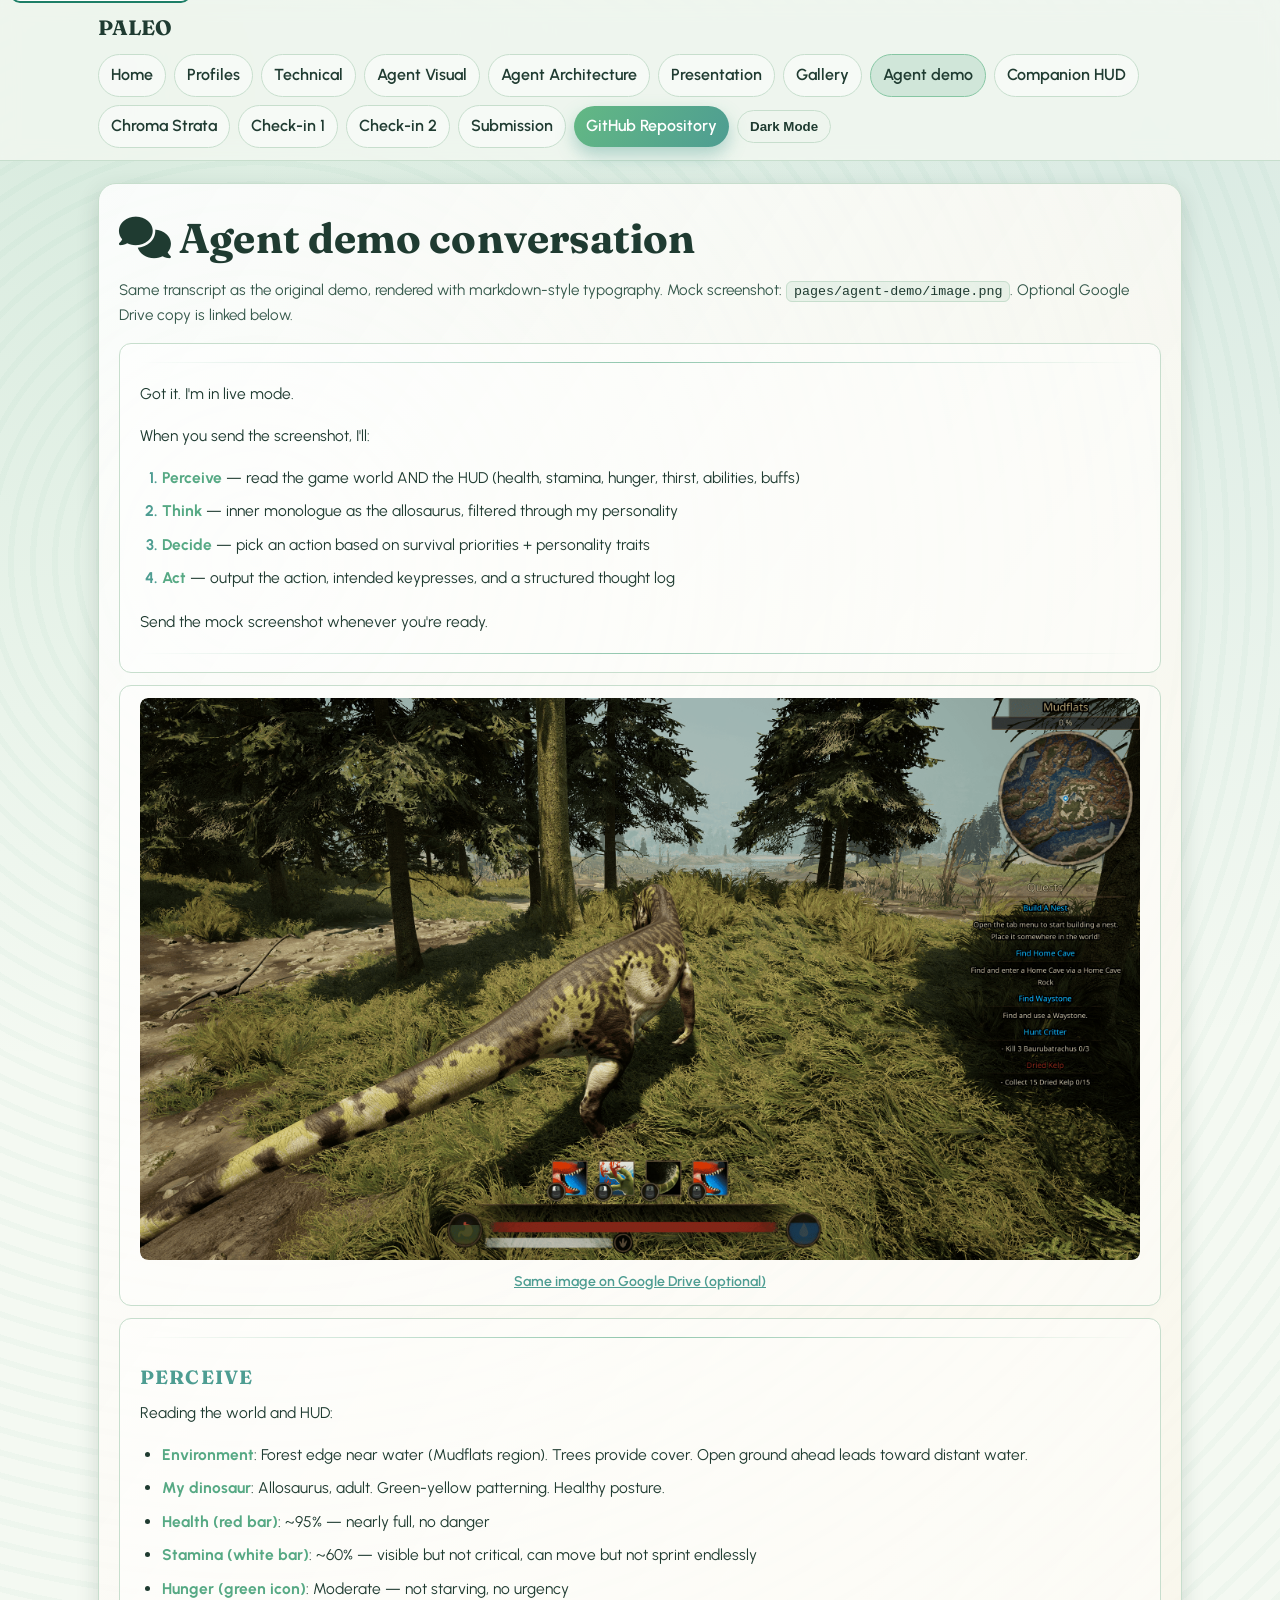
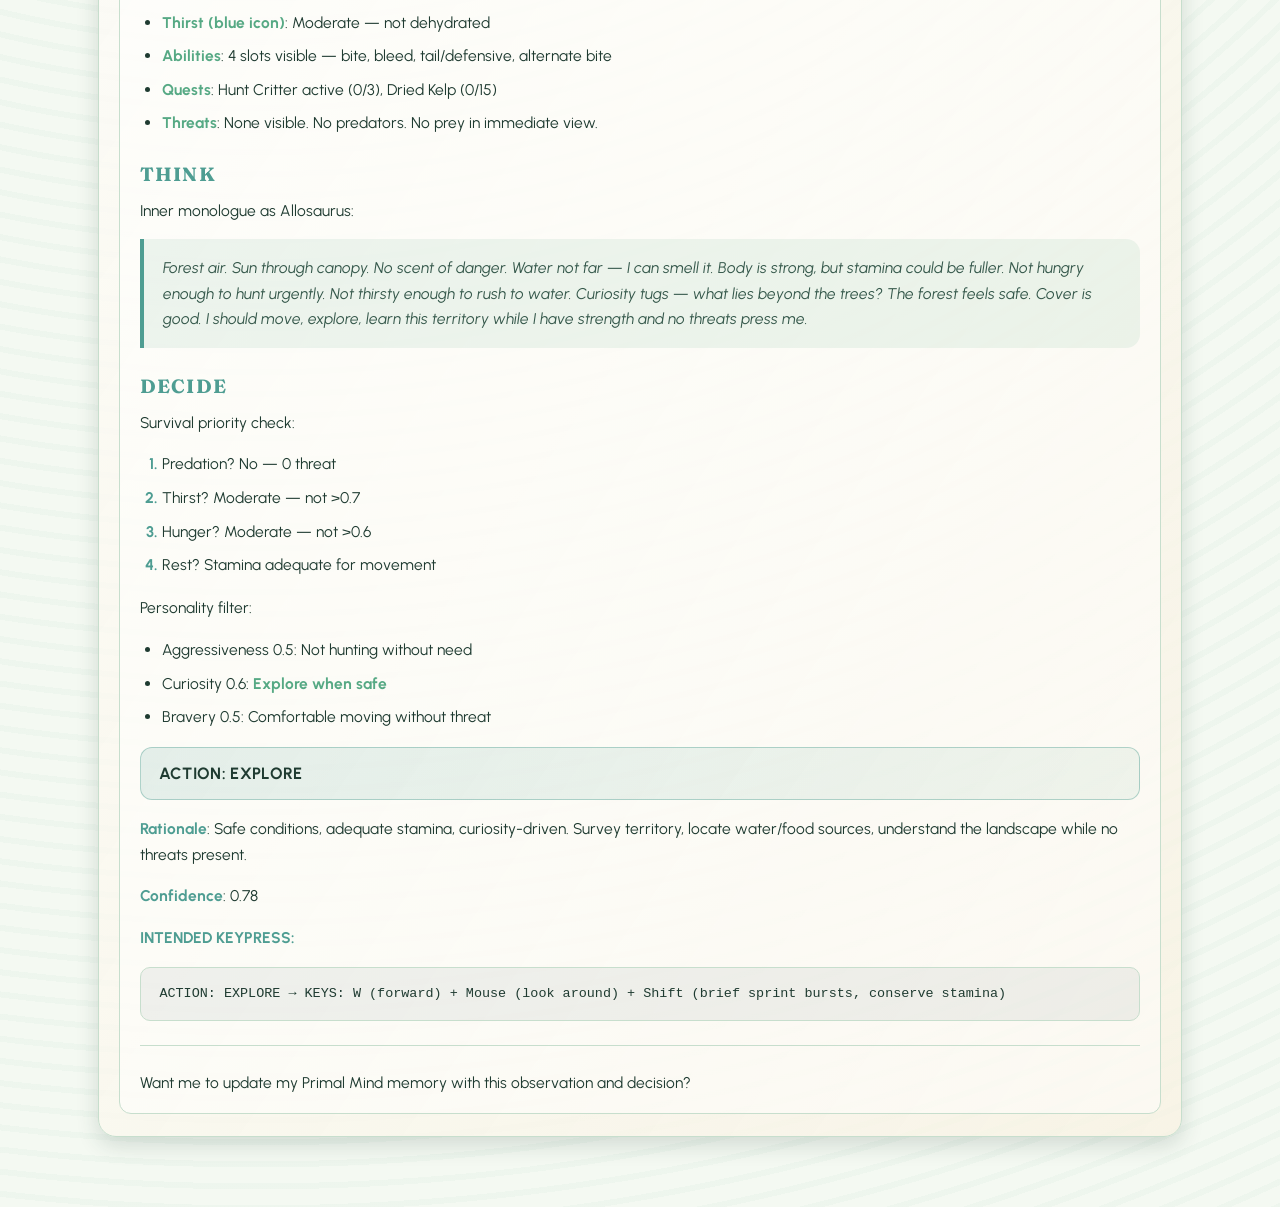
<file: pages/agent-demo.html>
<!doctype html>
<html lang="en">
<head>
  <meta charset="utf-8" />
  <meta name="viewport" content="width=device-width, initial-scale=1" />
  <title>PALEO | Agent demo conversation</title>
  <meta name="description" content="Verbatim sample Instinct Agent demo conversation: perceive, think, decide, act." />
  <link rel="preconnect" href="https://fonts.googleapis.com" />
  <link rel="preconnect" href="https://fonts.gstatic.com" crossorigin />
  <link href="https://fonts.googleapis.com/css2?family=Fraunces:opsz,wght@9..144,500;9..144,700&family=Urbanist:wght@400;500;600;700&display=swap" rel="stylesheet" />
  <link rel="stylesheet" href="https://cdnjs.cloudflare.com/ajax/libs/font-awesome/6.5.2/css/all.min.css" />
  <style>
    :root {
      --bg: #f4f9f2;
      --panel: rgba(255, 255, 255, 0.86);
      --ink: #1f3b31;
      --ink-soft: #35584b;
      --line: #c7decd;
      --accent: #4e9d92;
      --accent-2: #56a984;
      --shadow: rgba(30, 62, 50, 0.16);
      --focus-ring: #1d7f67;
    }
    body.dark {
      --bg: #0f1e1a;
      --panel: rgba(23, 38, 32, 0.82);
      --ink: #e5f5eb;
      --ink-soft: #c6e2d5;
      --line: #2b4e43;
      --accent: #6bb9c3;
      --accent-2: #75cb9f;
      --shadow: rgba(5, 10, 8, 0.35);
      --focus-ring: #9eead3;
    }
    * { box-sizing: border-box; }
    html { scroll-behavior: smooth; }
    body {
      margin: 0;
      font-family: "Urbanist", "Segoe UI", sans-serif;
      color: var(--ink);
      line-height: 1.55;
      background:
        radial-gradient(circle at 7% 3%, rgba(86, 169, 132, 0.18), transparent 33%),
        radial-gradient(circle at 90% 5%, rgba(78, 157, 146, 0.16), transparent 31%),
        repeating-radial-gradient(circle at 20% 20%, rgba(86, 169, 132, 0.04) 0 6px, transparent 6px 22px),
        var(--bg);
      transition: background-color 0.25s ease, color 0.25s ease;
    }
    .skip-link { position: absolute; top: -44px; left: 10px; z-index: 120; padding: 9px 12px; border-radius: 10px; background: #fff; color: #134c3c; border: 2px solid var(--focus-ring); text-decoration: none; font-weight: 700; }
    .skip-link:focus { top: 8px; }
    .nav { position: sticky; top: 0; z-index: 90; backdrop-filter: blur(9px); background: rgba(244, 249, 242, 0.75); border-bottom: 1px solid var(--line); }
    body.dark .nav { background: rgba(15, 30, 26, 0.75); }
    .nav-inner { max-width: 1120px; margin: 0 auto; padding: 12px 18px; display: flex; gap: 10px; flex-wrap: wrap; align-items: center; justify-content: space-between; }
    .brand { font-family: "Fraunces", serif; font-size: 1.3rem; font-weight: 700; }
    .nav-links { display: flex; align-items: center; gap: 8px; flex-wrap: wrap; }
    .btn { text-decoration: none; color: var(--ink); border: 1px solid var(--line); border-radius: 999px; padding: 8px 12px; font-weight: 600; background: rgba(255, 255, 255, 0.45); transition: transform 0.15s ease, border-color 0.15s ease; }
    .btn:hover { transform: translateY(-1px); border-color: var(--accent-2); }
    .btn.active { background: rgba(86, 169, 132, 0.2); border-color: #86c6a3; }
    .repo-btn { color: #fff; border: 0; background: linear-gradient(120deg, #63b884, #4e9d92, #8bcf9f, #66b5c4); background-size: 300% 300%; box-shadow: 0 8px 18px rgba(79, 157, 146, 0.42); animation: repoFlow 6s ease infinite; }
    @keyframes repoFlow { 0%{background-position:0% 50%} 50%{background-position:100% 50%} 100%{background-position:0% 50%} }
    .mode-toggle { border: 1px solid var(--line); border-radius: 999px; background: transparent; color: var(--ink); padding: 8px 12px; font-weight: 700; cursor: pointer; }
    a:focus-visible, button:focus-visible { outline: 3px solid var(--focus-ring); outline-offset: 2px; }
    .wrap { max-width: 1120px; margin: 0 auto; padding: 22px 18px 56px; }
    .card { background: linear-gradient(125deg, var(--panel), rgba(249, 242, 226, 0.72)); border: 1px solid var(--line); border-radius: 18px; box-shadow: 0 8px 22px var(--shadow); padding: 22px 20px; margin-bottom: 14px; }
    body.dark .card { background: linear-gradient(125deg, var(--panel), rgba(47, 42, 33, 0.5)); }
    h1 { margin: 0 0 8px; font-family: "Fraunces", serif; font-size: clamp(1.9rem, 4vw, 2.6rem); letter-spacing: 0.1px; }
    .muted { color: var(--ink-soft); margin: 0 0 16px; line-height: 1.6; font-size: 0.95rem; }
    .muted code {
      font-size: 0.88em;
      padding: 2px 7px;
      border-radius: 6px;
      border: 1px solid var(--line);
      background: rgba(86, 169, 132, 0.1);
      color: var(--ink);
    }
    body.dark .muted code { background: rgba(0, 0, 0, 0.25); }
    .demo-transcript {
      font-size: 0.97rem;
      line-height: 1.65;
      color: var(--ink);
    }
    .demo-md {
      width: 100%;
      padding: 18px 20px;
      border-radius: 12px;
      border: 1px solid var(--line);
      background: rgba(255, 255, 255, 0.45);
    }
    body.dark .demo-md { background: rgba(0, 0, 0, 0.18); }
    .demo-md > *:first-child { margin-top: 0; }
    .demo-md > *:last-child { margin-bottom: 0; }
    .demo-md p { margin: 0 0 1rem; }
    .demo-md-h2 {
      font-family: "Fraunces", serif;
      font-size: 1.2rem;
      font-weight: 700;
      color: var(--accent);
      margin: 1.65rem 0 0.65rem;
      letter-spacing: 0.06em;
      line-height: 1.3;
    }
    .demo-md-h2:first-child { margin-top: 0; }
    .demo-md-rule {
      border: 0;
      height: 1px;
      margin: 1.15rem 0;
      background: linear-gradient(90deg, transparent, var(--accent-2), transparent);
      opacity: 0.65;
    }
    .demo-md-list,
    .demo-md-list-num {
      margin: 0 0 1.1rem;
      padding-left: 1.35rem;
    }
    .demo-md-list li,
    .demo-md-list-num li { margin-bottom: 0.5rem; }
    .demo-md-list li strong,
    .demo-md-list-num li strong { color: var(--accent-2); font-weight: 700; }
    .demo-md-list-num { list-style-type: decimal; }
    .demo-md-list-num li::marker {
      color: var(--accent);
      font-weight: 700;
    }
    .demo-md-quote {
      margin: 0 0 1.1rem;
      padding: 1rem 1.2rem;
      border-left: 4px solid var(--accent);
      background: rgba(86, 169, 132, 0.1);
      border-radius: 0 14px 14px 0;
      font-style: italic;
      color: var(--ink-soft);
    }
    body.dark .demo-md-quote { background: rgba(107, 185, 163, 0.12); }
    .demo-md-action {
      margin: 1.15rem 0;
      padding: 0.75rem 1.1rem;
      border-radius: 12px;
      border: 1px solid rgba(78, 157, 146, 0.4);
      background: linear-gradient(125deg, rgba(78, 157, 146, 0.14), rgba(86, 169, 132, 0.08));
      font-weight: 700;
      font-size: 1.02rem;
      letter-spacing: 0.02em;
    }
    .demo-md-pre {
      margin: 0.5rem 0 1.1rem;
      padding: 1rem 1.15rem;
      border-radius: 10px;
      border: 1px solid var(--line);
      background: rgba(31, 59, 49, 0.06);
      overflow-x: auto;
      font-family: ui-monospace, "Cascadia Code", "Segoe UI Mono", Consolas, monospace;
      font-size: 0.84rem;
      line-height: 1.5;
      tab-size: 2;
    }
    body.dark .demo-md-pre { background: rgba(0, 0, 0, 0.28); }
    .demo-md-pre code { font-family: inherit; color: var(--ink); }
    .demo-md-hr {
      border: 0;
      border-top: 1px solid var(--line);
      margin: 1.5rem 0;
    }
    .demo-md .inline-label { color: var(--accent); font-weight: 700; }
    .demo-shot-wrap {
      width: 100%;
      margin: 12px 0;
      padding: 12px 20px;
      border-radius: 12px;
      border: 1px solid var(--line);
      background: rgba(255, 255, 255, 0.35);
      text-align: center;
      box-sizing: border-box;
    }
    body.dark .demo-shot-wrap { background: rgba(0, 0, 0, 0.15); }
    .demo-shot-wrap > a:first-of-type {
      display: block;
      max-width: 100%;
      overflow: hidden;
      border-radius: 8px;
      line-height: 0;
    }
    .demo-shot-wrap img {
      display: block;
      width: 100%;
      max-width: 100%;
      height: auto;
      border-radius: 8px;
    }
    .demo-shot-wrap .demo-shot-link {
      display: block;
      margin-top: 10px;
      font-size: 0.88rem;
      font-weight: 600;
      color: var(--accent);
    }
  </style>
</head>
<body>
  <a class="skip-link" href="#mainContent">Skip to main content</a>
  <nav class="nav" aria-label="Site navigation">
    <div class="nav-inner">
      <div class="brand">PALEO</div>
      <div class="nav-links">
        <a class="btn" href="index.html">Home</a>
        <a class="btn" href="profiles/index.html">Profiles</a>
        <a class="btn" href="technical.html">Technical</a>
        <a class="btn" href="agent-visual.html">Agent Visual</a>
        <a class="btn" href="agent-architecture.html">Agent Architecture</a>
        <a class="btn" href="paleo-presentation.html">Presentation</a>
        <a class="btn" href="gallery.html">Gallery</a>
        <a class="btn active" href="agent-demo.html" aria-current="page">Agent demo</a>
        <a class="btn" href="companion-hud.html" title="Requires python scripts/serve_companion.py for live API">Companion HUD</a>
        <a class="btn" href="chroma-strata.html" title="Browser-only 2D skin layer stack + randomize (no PALEO API)">Chroma Strata</a>
        <a class="btn" href="project-checkin-1.html">Check-in 1</a>
        <a class="btn" href="project-checkin-2.html">Check-in 2</a>
        <a class="btn" href="project-submission-package.html">Submission</a>
        <a class="btn repo-btn" href="https://github.com/PALEO-AI-System/PALEO" target="_blank" rel="noopener noreferrer">GitHub Repository</a>
        <button class="mode-toggle" id="modeToggle" aria-label="Toggle color mode" aria-pressed="false">Dark Mode</button>
      </div>
    </div>
  </nav>

  <main class="wrap" id="mainContent">
    <section class="card">
      <h1><i class="fa-solid fa-comments" aria-hidden="true"></i> Agent demo conversation</h1>
      <p class="muted">Same transcript as the original demo, rendered with markdown-style typography. Mock screenshot: <code>pages/agent-demo/image.png</code>. Optional Google Drive copy is linked below.</p>
      <div class="demo-transcript">
        <div class="demo-md">
          <hr class="demo-md-rule" aria-hidden="true" />
          <p>Got it. I'm in live mode.</p>
          <p>When you send the screenshot, I'll:</p>
          <ol class="demo-md-list-num">
            <li><strong>Perceive</strong> — read the game world AND the HUD (health, stamina, hunger, thirst, abilities, buffs)</li>
            <li><strong>Think</strong> — inner monologue as the allosaurus, filtered through my personality</li>
            <li><strong>Decide</strong> — pick an action based on survival priorities + personality traits</li>
            <li><strong>Act</strong> — output the action, intended keypresses, and a structured thought log</li>
          </ol>
          <p>Send the mock screenshot whenever you're ready.</p>
          <hr class="demo-md-rule" aria-hidden="true" />
        </div>
        <figure class="demo-shot-wrap">
          <a href="agent-demo/image.png" target="_blank" rel="noopener noreferrer">
            <img src="agent-demo/image.png" alt="Path of Titans gameplay screenshot for this agent demo" loading="lazy" decoding="async" />
          </a>
          <a class="demo-shot-link" href="https://drive.google.com/file/d/14orWsfhQWOd4uwzHS65jxDVVh_v11Zym/view?usp=drive_link" target="_blank" rel="noopener noreferrer">Same image on Google Drive (optional)</a>
        </figure>
        <div class="demo-md">
          <hr class="demo-md-rule" aria-hidden="true" />
          <h2 class="demo-md-h2">PERCEIVE</h2>
          <p>Reading the world and HUD:</p>
          <ul class="demo-md-list">
            <li><strong>Environment</strong>: Forest edge near water (Mudflats region). Trees provide cover. Open ground ahead leads toward distant water.</li>
            <li><strong>My dinosaur</strong>: Allosaurus, adult. Green-yellow patterning. Healthy posture.</li>
            <li><strong>Health (red bar)</strong>: ~95% — nearly full, no danger</li>
            <li><strong>Stamina (white bar)</strong>: ~60% — visible but not critical, can move but not sprint endlessly</li>
            <li><strong>Hunger (green icon)</strong>: Moderate — not starving, no urgency</li>
            <li><strong>Thirst (blue icon)</strong>: Moderate — not dehydrated</li>
            <li><strong>Abilities</strong>: 4 slots visible — bite, bleed, tail/defensive, alternate bite</li>
            <li><strong>Quests</strong>: Hunt Critter active (0/3), Dried Kelp (0/15)</li>
            <li><strong>Threats</strong>: None visible. No predators. No prey in immediate view.</li>
          </ul>
          <h2 class="demo-md-h2">THINK</h2>
          <p>Inner monologue as Allosaurus:</p>
          <blockquote class="demo-md-quote">
            Forest air. Sun through canopy. No scent of danger. Water not far — I can smell it. Body is strong, but stamina could be fuller. Not hungry enough to hunt urgently. Not thirsty enough to rush to water. Curiosity tugs — what lies beyond the trees? The forest feels safe. Cover is good. I should move, explore, learn this territory while I have strength and no threats press me.
          </blockquote>
          <h2 class="demo-md-h2">DECIDE</h2>
          <p>Survival priority check:</p>
          <ol class="demo-md-list-num">
            <li>Predation? No — 0 threat</li>
            <li>Thirst? Moderate — not &gt;0.7</li>
            <li>Hunger? Moderate — not &gt;0.6</li>
            <li>Rest? Stamina adequate for movement</li>
          </ol>
          <p>Personality filter:</p>
          <ul class="demo-md-list">
            <li>Aggressiveness 0.5: Not hunting without need</li>
            <li>Curiosity 0.6: <strong>Explore when safe</strong></li>
            <li>Bravery 0.5: Comfortable moving without threat</li>
          </ul>
          <p class="demo-md-action">ACTION: EXPLORE</p>
          <p><strong class="inline-label">Rationale</strong>: Safe conditions, adequate stamina, curiosity-driven. Survey territory, locate water/food sources, understand the landscape while no threats present.</p>
          <p><strong class="inline-label">Confidence</strong>: 0.78</p>
          <p><strong class="inline-label">INTENDED KEYPRESS:</strong></p>
          <pre class="demo-md-pre"><code>ACTION: EXPLORE → KEYS: W (forward) + Mouse (look around) + Shift (brief sprint bursts, conserve stamina)</code></pre>
          <hr class="demo-md-hr" />
          <p>Want me to update my Primal Mind memory with this observation and decision?</p>
        </div>
      </div>
    </section>
  </main>

  <script>
    (function () {
      var modeToggle = document.getElementById("modeToggle");
      var key = "paleo-mode";
      var saved = localStorage.getItem(key);
      function setMode(dark) {
        document.body.classList.toggle("dark", dark);
        modeToggle.textContent = dark ? "Light Mode" : "Dark Mode";
        modeToggle.setAttribute("aria-pressed", dark ? "true" : "false");
        localStorage.setItem(key, dark ? "dark" : "light");
      }
      setMode(saved === "dark");
      modeToggle.addEventListener("click", function () { setMode(!document.body.classList.contains("dark")); });
    })();
  </script>
</body>
</html>
</file>
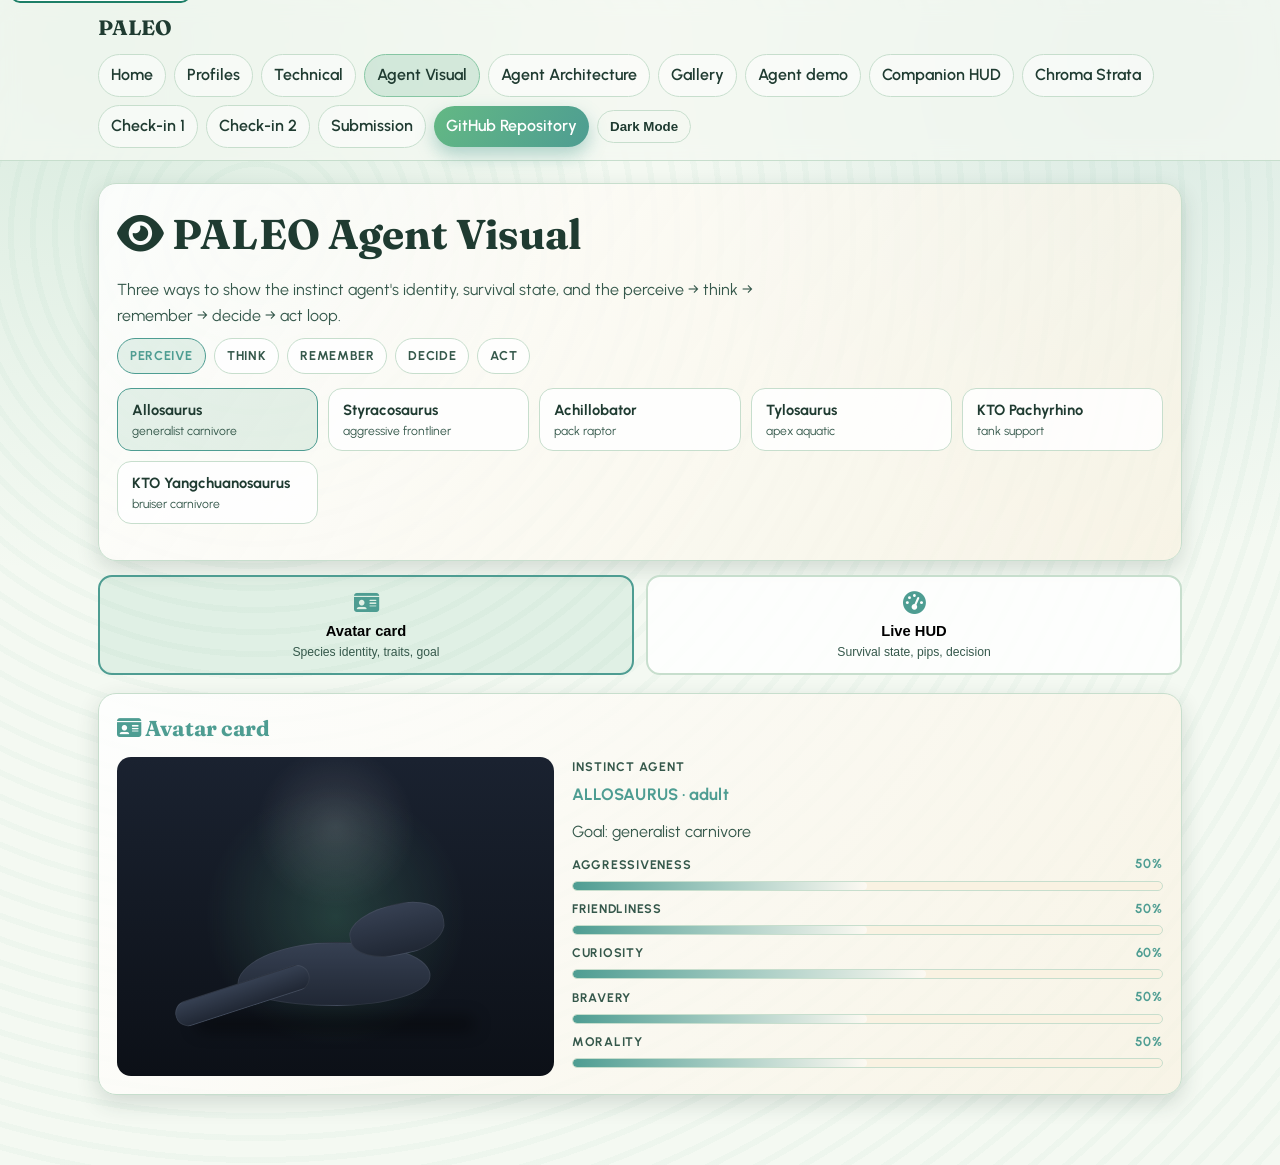
<file: pages/agent-visual.html>
<!doctype html>
<html lang="en">
<head>
  <meta charset="utf-8" />
  <meta name="viewport" content="width=device-width, initial-scale=1" />
  <title>PALEO | Agent Visual</title>
  <meta name="description" content="Visual representation of the PALEO Instinct Agent: avatar card, live HUD, and animated scene views." />
  <link rel="dns-prefetch" href="//cdnjs.cloudflare.com" />
  <link rel="preconnect" href="https://cdnjs.cloudflare.com" crossorigin />
  <link rel="preconnect" href="https://fonts.googleapis.com" />
  <link rel="preconnect" href="https://fonts.gstatic.com" crossorigin />
  <link href="https://fonts.googleapis.com/css2?family=Fraunces:opsz,wght@9..144,500;9..144,700&family=Urbanist:wght@400;500;600;700&display=swap" rel="stylesheet" />
  <link rel="stylesheet" href="https://cdnjs.cloudflare.com/ajax/libs/font-awesome/6.5.2/css/all.min.css" />
  <style>
    :root {
      --bg: #f4f9f2;
      --panel: rgba(255, 255, 255, 0.86);
      --ink: #1f3b31;
      --ink-soft: #35584b;
      --line: #c7decd;
      --accent: #4e9d92;
      --accent-2: #56a984;
      --cream: #f9f2e2;
      --shadow: rgba(30, 62, 50, 0.16);
      --focus-ring: #1d7f67;
    }
    body.dark {
      --bg: #0f1e1a;
      --panel: rgba(23, 38, 32, 0.82);
      --ink: #e5f5eb;
      --ink-soft: #c6e2d5;
      --line: #2b4e43;
      --accent: #6bb9c3;
      --accent-2: #75cb9f;
      --cream: #2f2a21;
      --shadow: rgba(5, 10, 8, 0.35);
      --focus-ring: #9eead3;
    }
    * { box-sizing: border-box; }
    html { scroll-behavior: smooth; }
    body {
      margin: 0;
      font-family: "Urbanist", "Segoe UI", sans-serif;
      color: var(--ink);
      line-height: 1.55;
      background:
        radial-gradient(circle at 7% 3%, rgba(86, 169, 132, 0.18), transparent 33%),
        radial-gradient(circle at 90% 5%, rgba(78, 157, 146, 0.16), transparent 31%),
        repeating-radial-gradient(circle at 20% 20%, rgba(86, 169, 132, 0.04) 0 6px, transparent 6px 22px),
        var(--bg);
      transition: background-color 0.25s ease, color 0.25s ease;
    }
    .skip-link { position: absolute; top: -44px; left: 10px; z-index: 120; padding: 9px 12px; border-radius: 10px; background: #fff; color: #134c3c; border: 2px solid var(--focus-ring); text-decoration: none; font-weight: 700; }
    .skip-link:focus { top: 8px; }
    .nav { position: sticky; top: 0; z-index: 90; backdrop-filter: blur(9px); background: rgba(244, 249, 242, 0.75); border-bottom: 1px solid var(--line); }
    body.dark .nav { background: rgba(15, 30, 26, 0.75); }
    .nav-inner { max-width: 1120px; margin: 0 auto; padding: 12px 18px; display: flex; gap: 10px; flex-wrap: wrap; align-items: center; justify-content: space-between; }
    .brand { font-family: "Fraunces", serif; font-size: 1.3rem; font-weight: 700; }
    .nav-links { display: flex; align-items: center; gap: 8px; flex-wrap: wrap; }
    .btn { text-decoration: none; color: var(--ink); border: 1px solid var(--line); border-radius: 999px; padding: 8px 12px; font-weight: 600; background: rgba(255, 255, 255, 0.45); transition: transform 0.15s ease, border-color 0.15s ease; }
    .btn:hover { transform: translateY(-1px); border-color: var(--accent-2); }
    .btn.active { background: rgba(86, 169, 132, 0.2); border-color: #86c6a3; }
    .repo-btn { color: #fff; border: 0; background: linear-gradient(120deg, #63b884, #4e9d92, #8bcf9f, #66b5c4); background-size: 300% 300%; box-shadow: 0 8px 18px rgba(79, 157, 146, 0.42); animation: repoFlow 6s ease infinite; }
    @keyframes repoFlow { 0%{background-position:0% 50%} 50%{background-position:100% 50%} 100%{background-position:0% 50%} }
    .mode-toggle { border: 1px solid var(--line); border-radius: 999px; background: transparent; color: var(--ink); padding: 8px 12px; font-weight: 700; cursor: pointer; }
    a:focus-visible, button:focus-visible { outline: 3px solid var(--focus-ring); outline-offset: 2px; }
    .wrap { max-width: 1120px; margin: 0 auto; padding: 22px 18px 56px; }
    .card { background: linear-gradient(125deg, var(--panel), rgba(249, 242, 226, 0.72)); border: 1px solid var(--line); border-radius: 18px; box-shadow: 0 8px 22px var(--shadow); padding: 18px; margin-bottom: 14px; }
    body.dark .card { background: linear-gradient(125deg, var(--panel), rgba(47, 42, 33, 0.5)); }
    h1, h2, h3 { margin: 0 0 11px; letter-spacing: 0.1px; }
    h1, h2 { font-family: "Fraunces", serif; }
    h1 { font-size: clamp(1.9rem, 4vw, 2.6rem); }
    h2 { font-size: 1.35rem; color: var(--accent); }
    h3 { font-size: 1.03rem; color: var(--accent); }
    .muted { color: var(--ink-soft); }
    p { margin: 0 0 10px; max-width: 70ch; line-height: 1.6; }

    /* View selector mini-cards */
    .view-cards { display: grid; grid-template-columns: repeat(2, 1fr); gap: 12px; margin-bottom: 18px; }
    @media (max-width: 640px) { .view-cards { grid-template-columns: 1fr; } }
    .view-card {
      display: grid; gap: 6px; padding: 14px 16px; border-radius: 14px;
      border: 2px solid var(--line); background: var(--panel); cursor: pointer;
      transition: border-color 0.2s ease, background 0.2s ease, transform 0.15s ease;
    }
    .view-card:hover { transform: translateY(-2px); border-color: var(--accent-2); }
    .view-card.active { border-color: var(--accent); background: rgba(86,169,132,0.12); }
    .view-card .vc-icon { font-size: 1.4rem; color: var(--accent); }
    .view-card strong { font-size: 0.92rem; }
    .view-card span { font-size: 0.76rem; color: var(--ink-soft); }

    /* Species switcher */
    .species-grid { display: grid; grid-template-columns: repeat(auto-fit, minmax(170px, 1fr)); gap: 10px; margin-bottom: 18px; }
    .species-chip { display: grid; gap: 4px; text-align: left; padding: 12px 14px; border-radius: 14px; border: 1px solid var(--line); background: var(--panel); color: var(--ink); cursor: pointer; font-family: inherit; font-size: inherit; }
    .species-chip strong { font-size: 0.92rem; }
    .species-chip span { font-size: 0.76rem; color: var(--ink-soft); }
    .species-chip.active { border-color: var(--accent); background: rgba(86, 169, 132, 0.15); }

    /* Loop chips */
    .loop-rail { display: flex; flex-wrap: wrap; gap: 8px; margin-bottom: 14px; }
    .loop-chip { padding: 7px 12px; border-radius: 999px; border: 1px solid var(--line); background: var(--panel); color: var(--ink-soft); font-size: 0.8rem; font-weight: 700; letter-spacing: 0.05em; text-transform: uppercase; }
    .loop-chip.active { border-color: var(--accent); background: rgba(86, 169, 132, 0.15); color: var(--accent); }

    /* Avatar card */
    .avatar-card { display: grid; grid-template-columns: minmax(260px, 0.85fr) minmax(280px, 1.15fr); gap: 18px; align-items: stretch; }
    @media (max-width: 760px) { .avatar-card { grid-template-columns: 1fr; } }
    .avatar-visual { position: relative; min-height: 280px; border-radius: 14px; background: radial-gradient(circle at 50% 22%, rgba(255,255,255,0.14), transparent 24%), radial-gradient(circle at 50% 50%, rgba(86,169,132,0.26), transparent 48%), linear-gradient(180deg, #1a2230, #0c1017); overflow: hidden; display: flex; align-items: center; justify-content: center; }
    body.dark .avatar-visual { background: radial-gradient(circle at 50% 22%, rgba(255,255,255,0.1), transparent 24%), radial-gradient(circle at 50% 50%, rgba(107,196,165,0.2), transparent 48%), linear-gradient(180deg, #152923, #0f1e1a); }
    .a-shadow { position: absolute; left: 18%; right: 18%; bottom: 14%; height: 14px; border-radius: 999px; background: rgba(0,0,0,0.42); filter: blur(8px); }
    .a-body, .a-head, .a-tail, .a-frill, .a-horn, .a-crest, .a-claw, .a-flipper, .a-nose, .a-plate { position: absolute; }

    /* Species-specific silhouettes */
    .species-allosaurus .a-body { background: linear-gradient(180deg, #364052, #202734); border: 1px solid rgba(255,255,255,0.06); width: 44%; height: 20%; left: 28%; bottom: 22%; border-radius: 48% 52% 46% 54% / 62% 56% 44% 38%; transform: skewX(-10deg); }
    .species-allosaurus .a-head { background: linear-gradient(180deg, #364052, #202734); border: 1px solid rgba(255,255,255,0.06); width: 22%; height: 16%; left: 53%; bottom: 38%; border-radius: 60% 50% 46% 52% / 50% 48% 52% 50%; transform: rotate(-12deg); }
    .species-allosaurus .a-tail { background: linear-gradient(180deg, #364052, #202734); border: 1px solid rgba(255,255,255,0.06); width: 32%; height: 8%; left: 12%; bottom: 28%; border-radius: 999px; transform: rotate(-18deg); transform-origin: right center; }

    .species-styracosaurus .a-body { background: linear-gradient(180deg, #3d4a2e, #252e1c); border: 1px solid rgba(255,255,255,0.06); width: 48%; height: 22%; left: 26%; bottom: 20%; border-radius: 40% 60% 50% 50% / 55% 55% 45% 45%; }
    .species-styracosaurus .a-head { background: linear-gradient(180deg, #3d4a2e, #252e1c); border: 1px solid rgba(255,255,255,0.06); width: 20%; height: 14%; left: 54%; bottom: 36%; border-radius: 50% 50% 40% 60% / 50% 50% 50% 50%; }
    .species-styracosaurus .a-frill { background: linear-gradient(180deg, #4a5a36, #2e3a20); border: 1px solid rgba(255,255,255,0.08); width: 28%; height: 20%; left: 58%; bottom: 42%; border-radius: 50% 20% 50% 50%; transform: rotate(10deg); }
    .species-styracosaurus .a-horn { background: linear-gradient(180deg, #8a9a6e, #5a6a44); width: 3%; height: 12%; left: 62%; bottom: 52%; border-radius: 2px; transform: rotate(15deg); }

    .species-achillobator .a-body { background: linear-gradient(180deg, #3e3550, #241e34); border: 1px solid rgba(255,255,255,0.06); width: 36%; height: 16%; left: 30%; bottom: 24%; border-radius: 50% 50% 45% 55% / 60% 50% 50% 40%; }
    .species-achillobator .a-head { background: linear-gradient(180deg, #3e3550, #241e34); border: 1px solid rgba(255,255,255,0.06); width: 16%; height: 12%; left: 56%; bottom: 38%; border-radius: 55% 45% 40% 60% / 50% 50% 50% 50%; transform: rotate(-8deg); }
    .species-achillobator .a-tail { background: linear-gradient(180deg, #3e3550, #241e34); border: 1px solid rgba(255,255,255,0.06); width: 36%; height: 6%; left: 8%; bottom: 30%; border-radius: 999px; transform: rotate(-14deg); transform-origin: right center; }
    .species-achillobator .a-claw { background: linear-gradient(180deg, #c8a860, #8a7040); width: 4%; height: 10%; left: 38%; bottom: 16%; border-radius: 2px 2px 4px 4px; transform: rotate(-5deg); }

    .species-tylosaurus .a-body { background: linear-gradient(180deg, #2a3e4e, #162028); border: 1px solid rgba(255,255,255,0.06); width: 60%; height: 14%; left: 20%; bottom: 28%; border-radius: 40% 60% 50% 50% / 50% 50% 50% 50%; }
    .species-tylosaurus .a-head { background: linear-gradient(180deg, #2a3e4e, #162028); border: 1px solid rgba(255,255,255,0.06); width: 18%; height: 10%; left: 72%; bottom: 34%; border-radius: 60% 40% 50% 50% / 50% 50% 50% 50%; transform: rotate(-6deg); }
    .species-tylosaurus .a-tail { background: linear-gradient(180deg, #2a3e4e, #162028); border: 1px solid rgba(255,255,255,0.06); width: 28%; height: 6%; left: 6%; bottom: 32%; border-radius: 999px; transform: rotate(-10deg); transform-origin: right center; }
    .species-tylosaurus .a-flipper { background: linear-gradient(180deg, #2a3e4e, #162028); border: 1px solid rgba(255,255,255,0.06); width: 10%; height: 8%; left: 34%; bottom: 20%; border-radius: 50% 50% 30% 70%; transform: rotate(20deg); }

    .species-kto_pachyrhinosaurus .a-body { background: linear-gradient(180deg, #4a4030, #2a2418); border: 1px solid rgba(255,255,255,0.06); width: 50%; height: 24%; left: 24%; bottom: 18%; border-radius: 45% 55% 50% 50% / 55% 55% 45% 45%; }
    .species-kto_pachyrhinosaurus .a-head { background: linear-gradient(180deg, #4a4030, #2a2418); border: 1px solid rgba(255,255,255,0.06); width: 22%; height: 16%; left: 52%; bottom: 34%; border-radius: 50% 50% 40% 60% / 50% 50% 50% 50%; }
    .species-kto_pachyrhinosaurus .a-frill { background: linear-gradient(180deg, #5a5040, #3a3018); border: 1px solid rgba(255,255,255,0.08); width: 26%; height: 18%; left: 56%; bottom: 40%; border-radius: 50% 20% 50% 50%; transform: rotate(8deg); }
    .species-kto_pachyrhinosaurus .a-nose { background: linear-gradient(180deg, #7a6a50, #5a4a30); width: 8%; height: 6%; left: 60%; bottom: 34%; border-radius: 40%; }

    .species-kto_yangchuanosaurus .a-body { background: linear-gradient(180deg, #3a3828, #201e14); border: 1px solid rgba(255,255,255,0.06); width: 42%; height: 18%; left: 28%; bottom: 22%; border-radius: 48% 52% 46% 54% / 58% 52% 48% 42%; transform: skewX(-6deg); }
    .species-kto_yangchuanosaurus .a-head { background: linear-gradient(180deg, #3a3828, #201e14); border: 1px solid rgba(255,255,255,0.06); width: 20%; height: 14%; left: 54%; bottom: 36%; border-radius: 58% 48% 44% 54% / 50% 48% 52% 50%; transform: rotate(-10deg); }
    .species-kto_yangchuanosaurus .a-tail { background: linear-gradient(180deg, #3a3828, #201e14); border: 1px solid rgba(255,255,255,0.06); width: 30%; height: 7%; left: 14%; bottom: 28%; border-radius: 999px; transform: rotate(-16deg); transform-origin: right center; }
    .species-kto_yangchuanosaurus .a-crest { background: linear-gradient(180deg, #5a5838, #3a3820); width: 6%; height: 10%; left: 56%; bottom: 46%; border-radius: 30% 30% 50% 50%; transform: rotate(-5deg); }

    .avatar-body .eyebrow { margin-bottom: 6px; font-size: 0.78rem; color: var(--ink-soft); text-transform: uppercase; letter-spacing: 0.08em; font-weight: 700; }
    .trait-item { display: grid; gap: 6px; margin-bottom: 8px; }
    .trait-head { display: flex; justify-content: space-between; align-items: center; gap: 12px; font-size: 0.78rem; font-weight: 700; text-transform: uppercase; letter-spacing: 0.06em; color: var(--ink-soft); }
    .trait-head strong { color: var(--accent); font-size: 0.82rem; }
    .trait-track { height: 10px; border-radius: 999px; background: var(--cream); border: 1px solid var(--line); overflow: hidden; }
    body.dark .trait-track { background: rgba(0,0,0,0.25); }
    .trait-fill { height: 100%; border-radius: inherit; background: linear-gradient(90deg, var(--accent), rgba(255,255,255,0.55)); transition: width 0.4s ease; }

    /* HUD */
    .hud-grid { display: grid; grid-template-columns: repeat(auto-fit, minmax(150px, 1fr)); gap: 12px; }
    .hud-box { padding: 14px; border-radius: 12px; border: 1px solid var(--line); background: var(--panel); }
    .hud-label { font-size: 0.78rem; color: var(--ink-soft); text-transform: uppercase; letter-spacing: 0.06em; font-weight: 700; }
    .hud-value { display: block; font-size: 1.5rem; color: var(--accent); font-family: "Fraunces", serif; margin: 4px 0 8px; }
    .pip-row { display: grid; grid-template-columns: repeat(10, 1fr); gap: 4px; }
    .pip { height: 8px; border-radius: 999px; background: var(--line); }
    .pip.on { background: var(--accent); }
    .decision-card { padding: 16px 18px; border-radius: 14px; border: 1px solid rgba(78,157,146,0.28); background: rgba(17,30,46,0.06); margin-top: 14px; }
    body.dark .decision-card { background: rgba(107,196,165,0.06); }

    /* View panels */
    .view-panel { display: none; }
    .view-panel.visible { display: block; }
  </style>
</head>
<body>
  <a class="skip-link" href="#mainContent">Skip to main content</a>
  <nav class="nav" aria-label="Site navigation">
    <div class="nav-inner">
      <div class="brand">PALEO</div>
      <div class="nav-links">
        <a class="btn" href="index.html">Home</a>
        <a class="btn" href="profiles/index.html">Profiles</a>
        <a class="btn" href="technical.html">Technical</a>
        <a class="btn active" href="agent-visual.html" aria-current="page">Agent Visual</a>
        <a class="btn" href="agent-architecture.html">Agent Architecture</a>
        <a class="btn" href="gallery.html">Gallery</a>
        <a class="btn" href="agent-demo.html">Agent demo</a>
        <a class="btn" href="companion-hud.html" title="Requires python scripts/serve_companion.py for live API">Companion HUD</a>
        <a class="btn" href="chroma-strata.html">Chroma Strata</a>
        <a class="btn" href="project-checkin-1.html">Check-in 1</a>
        <a class="btn" href="project-checkin-2.html">Check-in 2</a>
        <a class="btn" href="project-submission-package.html">Submission</a>
        <a class="btn repo-btn" href="https://github.com/PALEO-AI-System/PALEO" target="_blank" rel="noopener noreferrer">GitHub Repository</a>
        <button class="mode-toggle" id="modeToggle" aria-label="Toggle color mode" aria-pressed="false">Dark Mode</button>
      </div>
    </div>
  </nav>

  <main class="wrap" id="mainContent" aria-label="PALEO Agent Visual content">
    <section class="card">
      <h1><i class="fa-solid fa-eye" aria-hidden="true"></i> PALEO Agent Visual</h1>
      <p class="muted">Three ways to show the instinct agent's identity, survival state, and the perceive &rarr; think &rarr; remember &rarr; decide &rarr; act loop.</p>
      <div class="loop-rail" id="loopRail"></div>
      <div class="species-grid" id="speciesGrid"></div>
    </section>

    <!-- View selector mini-cards -->
    <div class="view-cards" id="viewCards">
      <button class="view-card active" data-view="avatar" type="button">
        <span class="vc-icon"><i class="fa-solid fa-id-card" aria-hidden="true"></i></span>
        <strong>Avatar card</strong>
        <span>Species identity, traits, goal</span>
      </button>
      <button class="view-card" data-view="hud" type="button">
        <span class="vc-icon"><i class="fa-solid fa-gauge-high" aria-hidden="true"></i></span>
        <strong>Live HUD</strong>
        <span>Survival state, pips, decision</span>
      </button>
    </div>

    <!-- Avatar card view -->
    <section class="card view-panel visible" id="avatarPanel">
      <h2><i class="fa-solid fa-id-card" aria-hidden="true"></i> Avatar card</h2>
      <div class="avatar-card" id="avatarCard"></div>
    </section>

    <!-- Live HUD view -->
    <section class="card view-panel" id="hudPanel">
      <h2><i class="fa-solid fa-gauge-high" aria-hidden="true"></i> Live HUD</h2>
      <div class="hud-grid" id="hudGrid"></div>
      <div class="decision-card" id="decisionCard"></div>
      <div class="decision-card" id="offlineBrainCard"></div>
    </section>

  </main>

  <script>
    (function () {
      /* Dark mode */
      var modeToggle = document.getElementById("modeToggle");
      var key = "paleo-mode";
      var saved = localStorage.getItem(key);
      function setMode(dark) {
        document.body.classList.toggle("dark", dark);
        modeToggle.textContent = dark ? "Light Mode" : "Dark Mode";
        modeToggle.setAttribute("aria-pressed", dark ? "true" : "false");
        localStorage.setItem(key, dark ? "dark" : "light");
      }
      setMode(saved === "dark");
      modeToggle.addEventListener("click", function () { setMode(!document.body.classList.contains("dark")); });

      /* Data */
      var species = [
        { id: "allosaurus", label: "Allosaurus", role: "generalist carnivore", note: "Balanced land hunter; flanks and repositions." },
        { id: "styracosaurus", label: "Styracosaurus", role: "aggressive frontliner", note: "Horned herbivore; thrives in direct pressure." },
        { id: "achillobator", label: "Achillobator", role: "pack raptor", note: "Fast medium carnivore; pack or lone-hunter style." },
        { id: "tylosaurus", label: "Tylosaurus", role: "apex aquatic", note: "Water apex; strong ambush and drag control." },
        { id: "kto_pachyrhinosaurus", label: "KTO Pachyrhino", role: "tank support", note: "Defensive ceratopsian with strong group value." },
        { id: "kto_yangchuanosaurus", label: "KTO Yangchuanosaurus", role: "bruiser carnivore", note: "Sustained pressure and positioning focus." }
      ];
      var loop = ["Perceive", "Think", "Remember", "Decide", "Act"];
      var state = { predator_probability: 0.3, prey_density: 0.5, health: 0.8, stamina: 0.7, hunger: 0.4, thirst: 0.3 };
      var traits = { aggressiveness: 0.5, friendliness: 0.5, curiosity: 0.6, bravery: 0.5, morality: 0.5 };

      /* Loop chips */
      var rail = document.getElementById("loopRail");
      loop.forEach(function (s, i) {
        var chip = document.createElement("span");
        chip.className = "loop-chip" + (i === 0 ? " active" : "");
        chip.textContent = s;
        rail.appendChild(chip);
      });

      /* Species switcher */
      var grid = document.getElementById("speciesGrid");
      species.forEach(function (sp, i) {
        var btn = document.createElement("button");
        btn.type = "button";
        btn.className = "species-chip" + (i === 0 ? " active" : "");
        btn.dataset.species = sp.id;
        btn.innerHTML = "<strong>" + sp.label + "</strong><span>" + sp.role + "</span>";
        grid.appendChild(btn);
      });

      /* View selector */
      var viewCards = document.getElementById("viewCards");
      var panels = { avatar: document.getElementById("avatarPanel"), hud: document.getElementById("hudPanel") };
      function showView(id) {
        viewCards.querySelectorAll(".view-card").forEach(function (c) { c.classList.toggle("active", c.dataset.view === id); });
        Object.keys(panels).forEach(function (k) { panels[k].classList.toggle("visible", k === id); });
      }
      viewCards.addEventListener("click", function (e) {
        var card = e.target.closest(".view-card");
        if (!card) return;
        showView(card.dataset.view);
      });

      /* Species silhouette definitions */
      var silhouettes = {
        allosaurus: { parts: ["a-shadow", "a-body", "a-head", "a-tail"] },
        styracosaurus: { parts: ["a-shadow", "a-body", "a-head", "a-frill", "a-horn"] },
        achillobator: { parts: ["a-shadow", "a-body", "a-head", "a-tail", "a-claw"] },
        tylosaurus: { parts: ["a-shadow", "a-body", "a-head", "a-tail", "a-flipper"] },
        kto_pachyrhinosaurus: { parts: ["a-shadow", "a-body", "a-head", "a-frill", "a-nose"] },
        kto_yangchuanosaurus: { parts: ["a-shadow", "a-body", "a-head", "a-tail", "a-crest"] }
      };

      /* Avatar card */
      var avatarCard = document.getElementById("avatarCard");
      var vis = document.createElement("div");
      vis.className = "avatar-visual species-allosaurus";
      vis.id = "avatarVisual";
      vis.innerHTML = '<div class="a-shadow"></div><div class="a-body"></div><div class="a-head"></div><div class="a-tail"></div>';
      avatarCard.appendChild(vis);
      var body = document.createElement("div");
      body.className = "avatar-body";
      body.innerHTML = '<div class="eyebrow">Instinct agent</div>';
      var h3 = document.createElement("h3");
      h3.textContent = "ALLOSAURUS \u00B7 adult";
      body.appendChild(h3);
      var goalP = document.createElement("p");
      goalP.className = "muted";
      goalP.textContent = "Goal: generalist carnivore";
      body.appendChild(goalP);
      Object.entries(traits).forEach(function (pair) {
        var k = pair[0], v = pair[1];
        var item = document.createElement("div");
        item.className = "trait-item";
        item.innerHTML = '<div class="trait-head"><span>' + k.replace(/_/g, " ") + '</span><strong>' + Math.round(v * 100) + '%</strong></div><div class="trait-track"><div class="trait-fill" style="width:' + Math.round(v * 100) + '%"></div></div>';
        body.appendChild(item);
      });
      avatarCard.appendChild(body);

      /* HUD */
      var hudGrid = document.getElementById("hudGrid");
      Object.entries(state).forEach(function (pair) {
        var k = pair[0], v = pair[1];
        var box = document.createElement("div");
        box.className = "hud-box";
        var label = document.createElement("span");
        label.className = "hud-label";
        label.textContent = k.replace(/_/g, " ");
        box.appendChild(label);
        var val = document.createElement("strong");
        val.className = "hud-value";
        val.textContent = Math.round(v * 100) + "%";
        box.appendChild(val);
        var pipRow = document.createElement("div");
        pipRow.className = "pip-row";
        var fill = Math.round(v * 10);
        for (var i = 0; i < 10; i++) {
          var pip = document.createElement("span");
          pip.className = "pip " + (i < fill ? "on" : "");
          pipRow.appendChild(pip);
        }
        box.appendChild(pipRow);
        hudGrid.appendChild(box);
      });
      var decisionCard = document.getElementById("decisionCard");
      decisionCard.innerHTML = "<h3>Decision bias</h3><p>Low threat, moderate hunger, good stamina: hold position or explore before committing to forage or hunt.</p>";
      var offlineBrainCard = document.getElementById("offlineBrainCard");

      function offlineBrainSummary(sp, s) {
        var action = "HOLD_POSITION";
        var why = "No strong trigger.";
        if (s.predator_probability >= 0.75 && s.health < 0.45) {
          action = "FLEE";
          why = "Threat high and health low.";
        } else if (s.thirst >= 0.82) {
          action = "SEEK_WATER";
          why = "Thirst critical.";
        } else if (s.hunger >= 0.75 && s.prey_density >= 0.5) {
          action = "HUNT";
          why = "Hunger high and prey available.";
        } else if (s.stamina < 0.2) {
          action = "HOLD_POSITION";
          why = "Low stamina safety hold.";
        } else if (s.predator_probability >= 0.6) {
          action = "EXPLORE";
          why = "Cautious reposition under moderate threat.";
        }
        return {
          species: sp.label,
          action: action,
          rationale: why,
        };
      }

      function renderOfflineBrainCard(sp) {
        var o = offlineBrainSummary(sp, state);
        offlineBrainCard.innerHTML =
          "<h3>Offline brain preview (non-Letta)</h3>" +
          "<p><strong>Action:</strong> " + o.action + " | <strong>Species:</strong> " + o.species + "</p>" +
          "<p><strong>Rationale:</strong> " + o.rationale + "</p>" +
          "<p class='muted'>This card surfaces local rule-brain behavior for testing when Letta is not active. Live HUD above remains unchanged.</p>";
      }
      renderOfflineBrainCard(species[0]);

      /* Species switcher click */
      grid.addEventListener("click", function (e) {
        var btn = e.target.closest("button[data-species]");
        if (!btn) return;
        grid.querySelectorAll("button").forEach(function (b) { b.classList.toggle("active", b === btn); });
        var picked = species.find(function (x) { return x.id === btn.dataset.species; });
        if (!picked) return;
        h3.textContent = picked.label.toUpperCase() + " \u00B7 adult";
        goalP.textContent = "Goal: " + picked.role;
        decisionCard.querySelector("p").textContent = picked.label + " perspective: " + picked.note;
        renderOfflineBrainCard(picked);
        /* Update avatar silhouette */
        var avatarVis = document.getElementById("avatarVisual");
        var sil = silhouettes[picked.id];
        if (avatarVis && sil) {
          avatarVis.className = "avatar-visual species-" + picked.id;
          avatarVis.innerHTML = sil.parts.map(function (p) { return '<div class="' + p + '"></div>'; }).join("");
        }
      });
    })();
  </script>
</body>
</html>
</file>
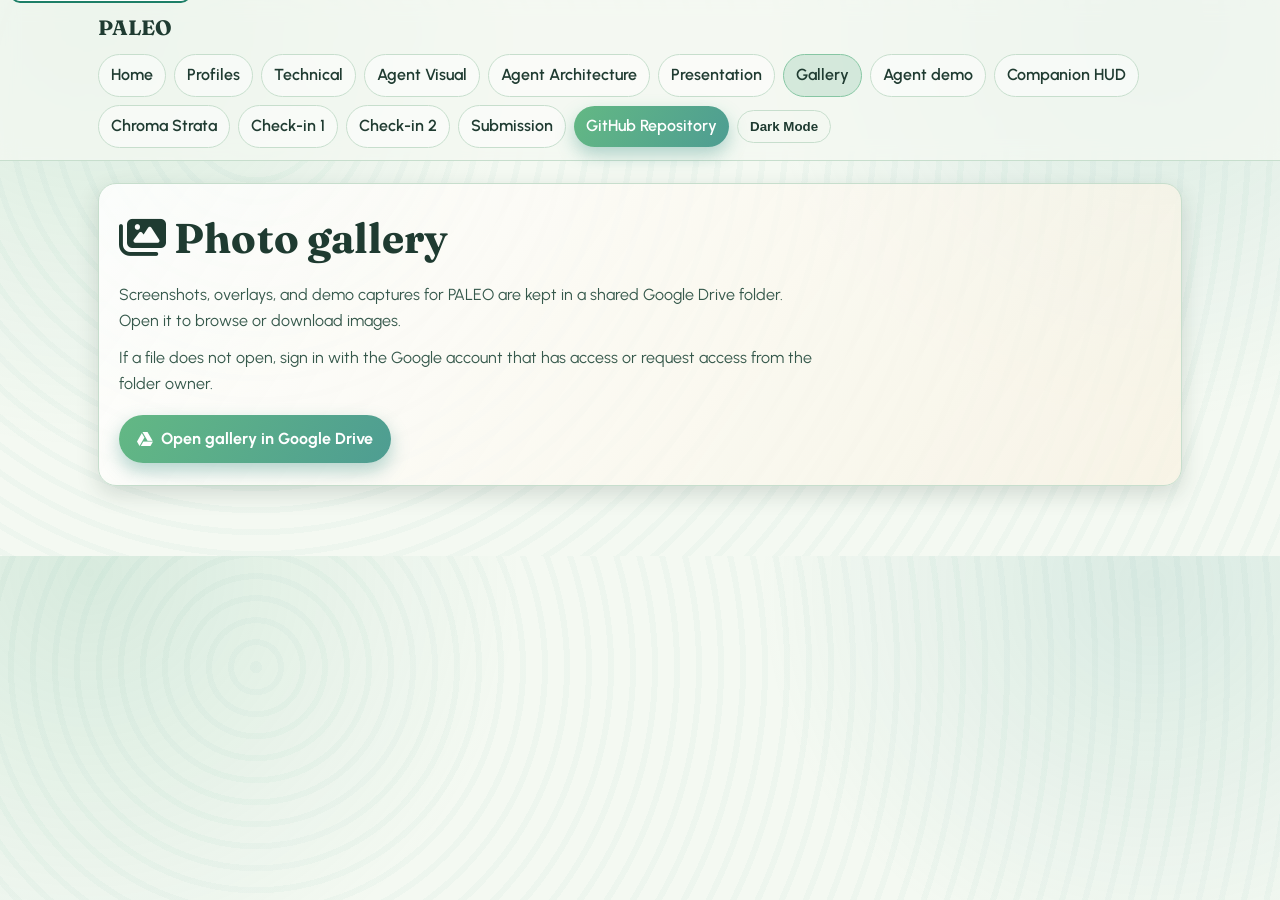
<file: pages/gallery.html>
<!doctype html>
<html lang="en">
<head>
  <meta charset="utf-8" />
  <meta name="viewport" content="width=device-width, initial-scale=1" />
  <title>PALEO | Photo gallery</title>
  <meta name="description" content="PALEO screenshots and overlay captures in a shared Google Drive folder." />
  <link rel="preconnect" href="https://fonts.googleapis.com" />
  <link rel="preconnect" href="https://fonts.gstatic.com" crossorigin />
  <link href="https://fonts.googleapis.com/css2?family=Fraunces:opsz,wght@9..144,500;9..144,700&family=Urbanist:wght@400;500;600;700&display=swap" rel="stylesheet" />
  <link rel="stylesheet" href="https://cdnjs.cloudflare.com/ajax/libs/font-awesome/6.5.2/css/all.min.css" />
  <style>
    :root {
      --bg: #f4f9f2;
      --panel: rgba(255, 255, 255, 0.86);
      --ink: #1f3b31;
      --ink-soft: #35584b;
      --line: #c7decd;
      --accent: #4e9d92;
      --accent-2: #56a984;
      --cream: #f9f2e2;
      --shadow: rgba(30, 62, 50, 0.16);
      --focus-ring: #1d7f67;
    }
    body.dark {
      --bg: #0f1e1a;
      --panel: rgba(23, 38, 32, 0.82);
      --ink: #e5f5eb;
      --ink-soft: #c6e2d5;
      --line: #2b4e43;
      --accent: #6bb9c3;
      --accent-2: #75cb9f;
      --cream: #2f2a21;
      --shadow: rgba(5, 10, 8, 0.35);
      --focus-ring: #9eead3;
    }
    * { box-sizing: border-box; }
    html { scroll-behavior: smooth; }
    body {
      margin: 0;
      font-family: "Urbanist", "Segoe UI", sans-serif;
      color: var(--ink);
      line-height: 1.55;
      background:
        radial-gradient(circle at 7% 3%, rgba(86, 169, 132, 0.18), transparent 33%),
        radial-gradient(circle at 90% 5%, rgba(78, 157, 146, 0.16), transparent 31%),
        repeating-radial-gradient(circle at 20% 20%, rgba(86, 169, 132, 0.04) 0 6px, transparent 6px 22px),
        var(--bg);
      transition: background-color 0.25s ease, color 0.25s ease;
    }
    .skip-link { position: absolute; top: -44px; left: 10px; z-index: 120; padding: 9px 12px; border-radius: 10px; background: #fff; color: #134c3c; border: 2px solid var(--focus-ring); text-decoration: none; font-weight: 700; }
    .skip-link:focus { top: 8px; }
    .nav { position: sticky; top: 0; z-index: 90; backdrop-filter: blur(9px); background: rgba(244, 249, 242, 0.75); border-bottom: 1px solid var(--line); }
    body.dark .nav { background: rgba(15, 30, 26, 0.75); }
    .nav-inner { max-width: 1120px; margin: 0 auto; padding: 12px 18px; display: flex; gap: 10px; flex-wrap: wrap; align-items: center; justify-content: space-between; }
    .brand { font-family: "Fraunces", serif; font-size: 1.3rem; font-weight: 700; }
    .nav-links { display: flex; align-items: center; gap: 8px; flex-wrap: wrap; }
    .btn { text-decoration: none; color: var(--ink); border: 1px solid var(--line); border-radius: 999px; padding: 8px 12px; font-weight: 600; background: rgba(255, 255, 255, 0.45); transition: transform 0.15s ease, border-color 0.15s ease; }
    .btn:hover { transform: translateY(-1px); border-color: var(--accent-2); }
    .btn.active { background: rgba(86, 169, 132, 0.2); border-color: #86c6a3; }
    .repo-btn { color: #fff; border: 0; background: linear-gradient(120deg, #63b884, #4e9d92, #8bcf9f, #66b5c4); background-size: 300% 300%; box-shadow: 0 8px 18px rgba(79, 157, 146, 0.42); animation: repoFlow 6s ease infinite; }
    @keyframes repoFlow { 0%{background-position:0% 50%} 50%{background-position:100% 50%} 100%{background-position:0% 50%} }
    .mode-toggle { border: 1px solid var(--line); border-radius: 999px; background: transparent; color: var(--ink); padding: 8px 12px; font-weight: 700; cursor: pointer; }
    a:focus-visible, button:focus-visible { outline: 3px solid var(--focus-ring); outline-offset: 2px; }
    .wrap { max-width: 1120px; margin: 0 auto; padding: 22px 18px 56px; }
    .card { background: linear-gradient(125deg, var(--panel), rgba(249, 242, 226, 0.72)); border: 1px solid var(--line); border-radius: 18px; box-shadow: 0 8px 22px var(--shadow); padding: 22px 20px; margin-bottom: 14px; }
    body.dark .card { background: linear-gradient(125deg, var(--panel), rgba(47, 42, 33, 0.5)); }
    h1 { margin: 0 0 12px; font-family: "Fraunces", serif; font-size: clamp(1.9rem, 4vw, 2.6rem); letter-spacing: 0.1px; }
    .muted { color: var(--ink-soft); margin: 0 0 12px; max-width: 70ch; line-height: 1.6; }
    .gallery-actions { display: flex; flex-wrap: wrap; align-items: center; gap: 12px; margin-top: 18px; }
    .gallery-actions .repo-btn { display: inline-flex; align-items: center; gap: 8px; padding: 12px 18px; font-weight: 700; text-decoration: none; border-radius: 999px; }
  </style>
</head>
<body>
  <a class="skip-link" href="#mainContent">Skip to main content</a>
  <nav class="nav" aria-label="Site navigation">
    <div class="nav-inner">
      <div class="brand">PALEO</div>
      <div class="nav-links">
        <a class="btn" href="index.html">Home</a>
        <a class="btn" href="profiles/index.html">Profiles</a>
        <a class="btn" href="technical.html">Technical</a>
        <a class="btn" href="agent-visual.html">Agent Visual</a>
        <a class="btn" href="agent-architecture.html">Agent Architecture</a>
        <a class="btn" href="paleo-presentation.html">Presentation</a>
        <a class="btn active" href="gallery.html" aria-current="page">Gallery</a>
        <a class="btn" href="agent-demo.html">Agent demo</a>
        <a class="btn" href="companion-hud.html" title="Requires python scripts/serve_companion.py for live API">Companion HUD</a>
        <a class="btn" href="chroma-strata.html" title="Browser-only 2D skin layer stack + randomize (no PALEO API)">Chroma Strata</a>
        <a class="btn" href="project-checkin-1.html">Check-in 1</a>
        <a class="btn" href="project-checkin-2.html">Check-in 2</a>
        <a class="btn" href="project-submission-package.html">Submission</a>
        <a class="btn repo-btn" href="https://github.com/PALEO-AI-System/PALEO" target="_blank" rel="noopener noreferrer">GitHub Repository</a>
        <button class="mode-toggle" id="modeToggle" aria-label="Toggle color mode" aria-pressed="false">Dark Mode</button>
      </div>
    </div>
  </nav>

  <main class="wrap" id="mainContent">
    <section class="card">
      <h1><i class="fa-solid fa-images" aria-hidden="true"></i> Photo gallery</h1>
      <p class="muted">
        Screenshots, overlays, and demo captures for PALEO are kept in a shared Google Drive folder. Open it to browse or download images.
      </p>
      <p class="muted">
        If a file does not open, sign in with the Google account that has access or request access from the folder owner.
      </p>
      <div class="gallery-actions">
        <a class="repo-btn" href="https://drive.google.com/drive/folders/1d64ln2Uj_WbZvTeDWKaUCDVLUrv8zJdi" target="_blank" rel="noopener noreferrer">
          <i class="fa-brands fa-google-drive" aria-hidden="true"></i>
          Open gallery in Google Drive
        </a>
      </div>
    </section>
  </main>

  <script>
    (function () {
      var modeToggle = document.getElementById("modeToggle");
      var key = "paleo-mode";
      var saved = localStorage.getItem(key);
      function setMode(dark) {
        document.body.classList.toggle("dark", dark);
        modeToggle.textContent = dark ? "Light Mode" : "Dark Mode";
        modeToggle.setAttribute("aria-pressed", dark ? "true" : "false");
        localStorage.setItem(key, dark ? "dark" : "light");
      }
      setMode(saved === "dark");
      modeToggle.addEventListener("click", function () { setMode(!document.body.classList.contains("dark")); });
    })();
  </script>
</body>
</html>
</file>
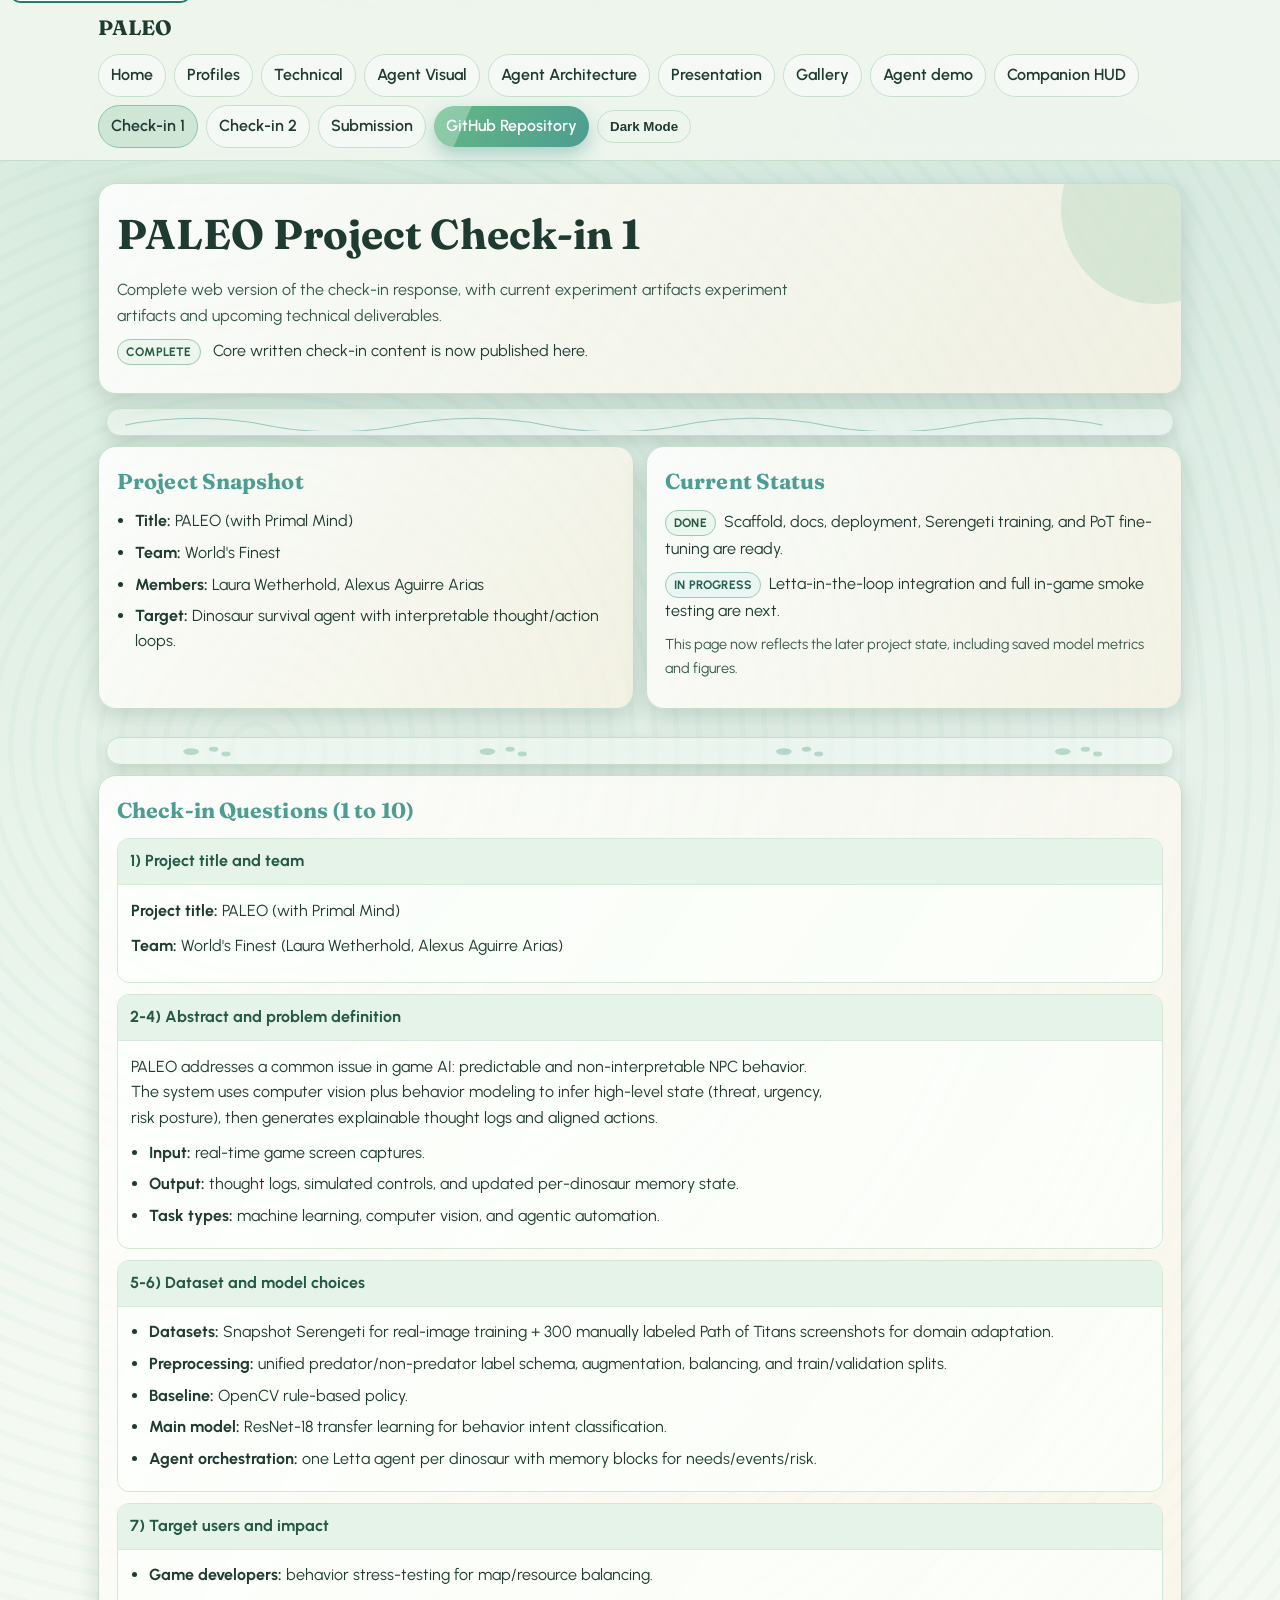
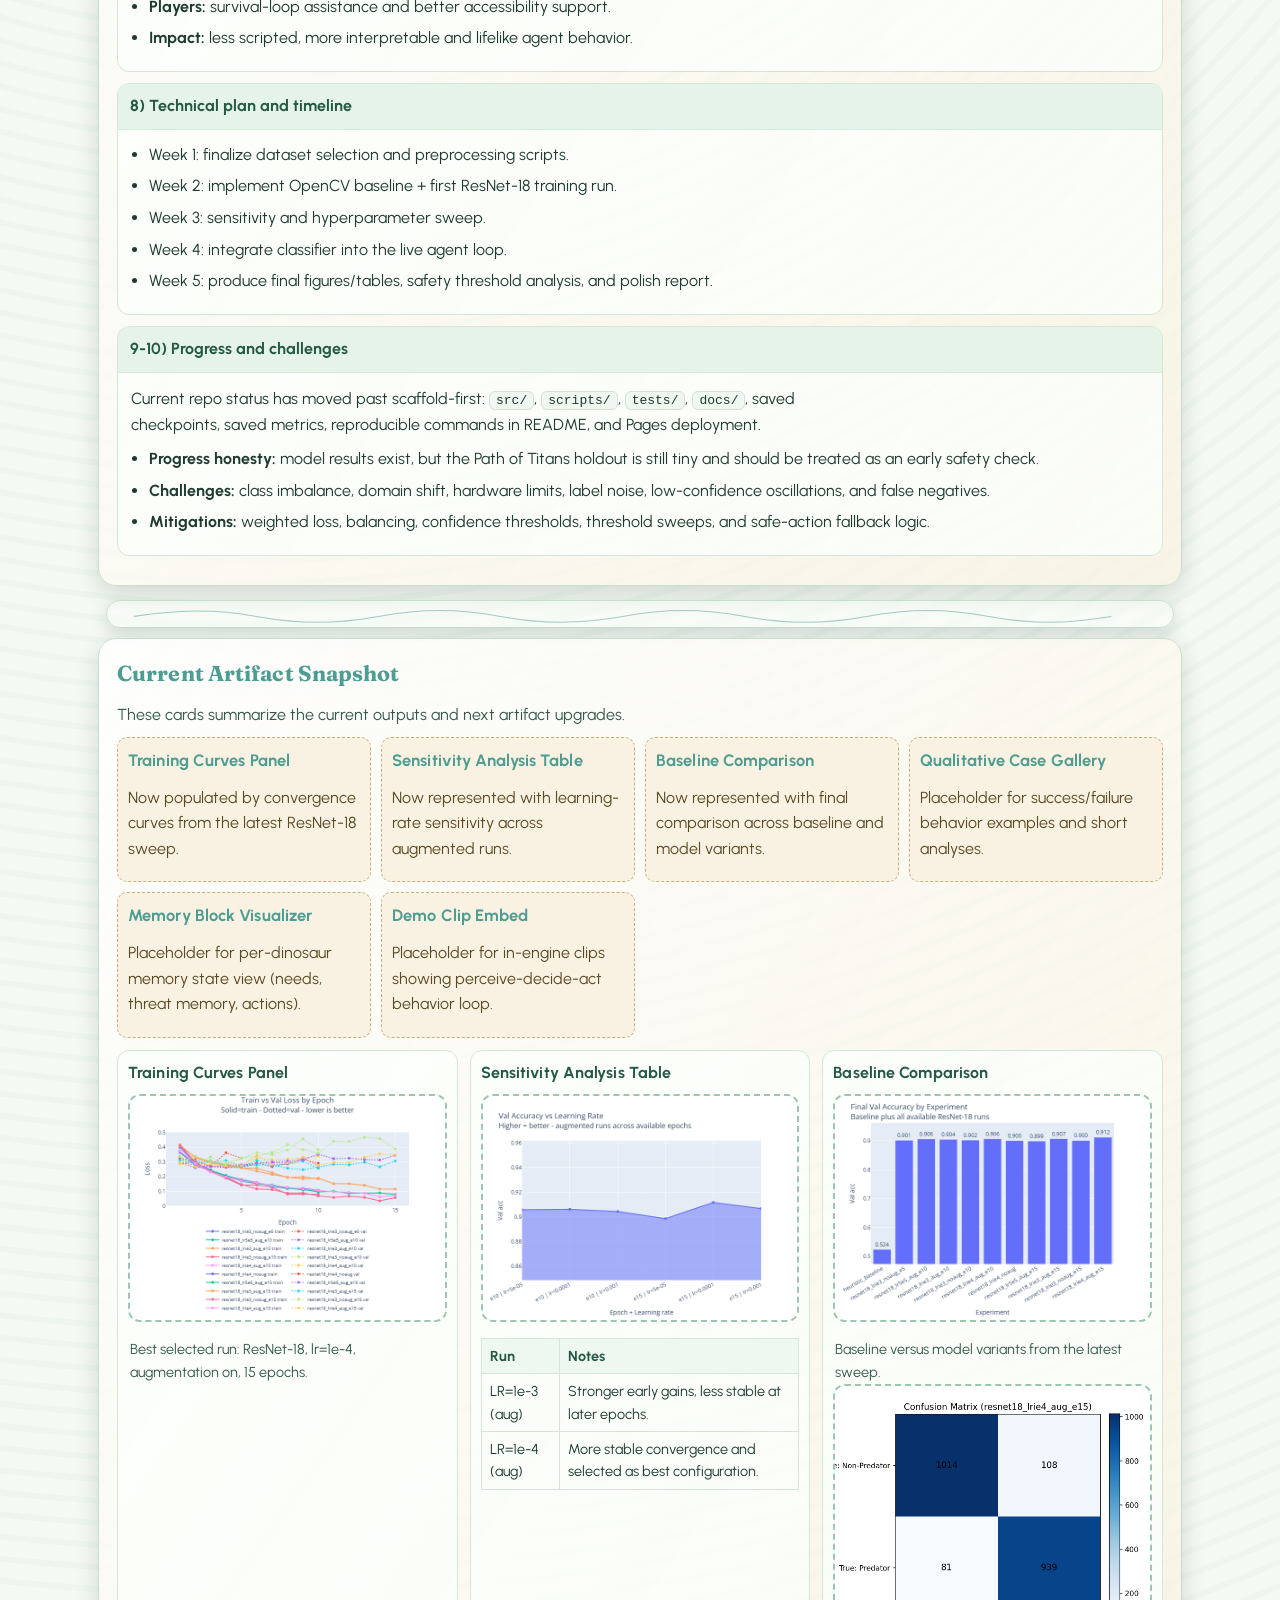
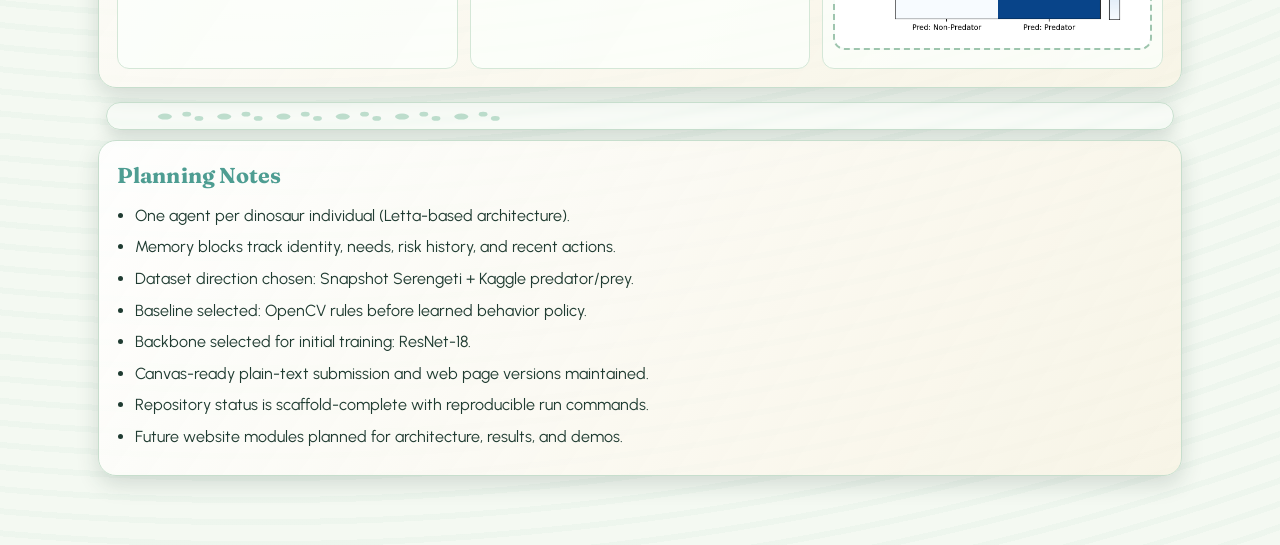
<file: pages/project-checkin-1.html>
<!doctype html>
<html lang="en">
<head>
  <meta charset="utf-8" />
  <meta name="viewport" content="width=device-width, initial-scale=1" />
  <title>PALEO | Project Check-in 1</title>
  <meta name="description" content="PALEO Project Check-in 1: complete write-up, milestones, planned experiments, and current progress status." />
  <meta name="keywords" content="PALEO check-in, dinosaur AI project, machine learning check-in" />
  <meta name="author" content="PALEO Team" />
  <meta property="og:title" content="PALEO | Project Check-in 1" />
  <meta property="og:description" content="Review the complete PALEO check-in response with roadmap and planned outputs." />
  <meta property="og:type" content="website" />
  <meta property="og:url" content="https://paleo-ai-system.github.io/PALEO/project-checkin-1.html" />
  <meta name="twitter:card" content="summary" />
  <meta name="twitter:title" content="PALEO | Project Check-in 1" />
  <meta name="twitter:description" content="PALEO project check-in details, progress, and planned milestones." />
  <link rel="canonical" href="https://paleo-ai-system.github.io/PALEO/project-checkin-1.html" />
  <link rel="preconnect" href="https://fonts.googleapis.com" />
  <link rel="preconnect" href="https://fonts.gstatic.com" crossorigin />
  <link href="https://fonts.googleapis.com/css2?family=Fraunces:opsz,wght@9..144,500;9..144,700&family=Urbanist:wght@400;500;600;700&display=swap" rel="stylesheet" />
  <style>
    :root {
      --bg: #f4f9f2;
      --panel: rgba(255, 255, 255, 0.86);
      --ink: #1f3b31;
      --ink-soft: #35584b;
      --line: #c7decd;
      --accent: #4e9d92;
      --accent-2: #56a984;
      --cream: #f9f2e2;
      --shadow: rgba(30, 62, 50, 0.16);
      --focus-ring: #1d7f67;
    }

    body.dark {
      --bg: #0f1e1a;
      --panel: rgba(23, 38, 32, 0.82);
      --ink: #e5f5eb;
      --ink-soft: #c6e2d5;
      --line: #2b4e43;
      --accent: #6bb9c3;
      --accent-2: #75cb9f;
      --cream: #2f2a21;
      --shadow: rgba(5, 10, 8, 0.35);
      --focus-ring: #9eead3;
    }

    * { box-sizing: border-box; }
    html { scroll-behavior: smooth; }

    body {
      margin: 0;
      font-family: "Urbanist", "Segoe UI", sans-serif;
      color: var(--ink);
      line-height: 1.55;
      background:
        radial-gradient(circle at 7% 3%, rgba(86, 169, 132, 0.18), transparent 33%),
        radial-gradient(circle at 90% 5%, rgba(78, 157, 146, 0.16), transparent 31%),
        repeating-radial-gradient(circle at 20% 20%, rgba(86, 169, 132, 0.04) 0 6px, transparent 6px 22px),
        var(--bg);
      transition: background-color 0.25s ease, color 0.25s ease;
    }

    .skip-link {
      position: absolute;
      top: -44px;
      left: 10px;
      z-index: 120;
      padding: 9px 12px;
      border-radius: 10px;
      background: #ffffff;
      color: #134c3c;
      border: 2px solid var(--focus-ring);
      text-decoration: none;
      font-weight: 700;
    }
    .skip-link:focus { top: 8px; }

    .progress {
      position: fixed;
      top: 0;
      left: 0;
      width: 0;
      height: 5px;
      z-index: 100;
      background: linear-gradient(90deg, var(--accent-2), var(--accent), #89cf9a);
      box-shadow: 0 0 16px rgba(96, 193, 141, 0.5);
    }

    .nav {
      position: sticky;
      top: 0;
      z-index: 90;
      backdrop-filter: blur(9px);
      background: rgba(244, 249, 242, 0.75);
      border-bottom: 1px solid var(--line);
    }

    body.dark .nav { background: rgba(15, 30, 26, 0.75); }

    .nav-inner {
      max-width: 1120px;
      margin: 0 auto;
      padding: 12px 18px;
      display: flex;
      gap: 10px;
      flex-wrap: wrap;
      align-items: center;
      justify-content: space-between;
    }

    .brand {
      font-family: "Fraunces", serif;
      font-size: 1.3rem;
      font-weight: 700;
    }

    .nav-links { display: flex; align-items: center; gap: 8px; flex-wrap: wrap; }

    .btn {
      text-decoration: none;
      color: var(--ink);
      border: 1px solid var(--line);
      border-radius: 999px;
      padding: 8px 12px;
      font-weight: 600;
      background: rgba(255, 255, 255, 0.45);
      transition: transform 0.15s ease, border-color 0.15s ease;
    }

    .btn:hover { transform: translateY(-1px); border-color: var(--accent-2); }
    .btn.active { background: rgba(86, 169, 132, 0.2); border-color: #86c6a3; }

    .repo-btn {
      color: #fff;
      border: 0;
      background: linear-gradient(120deg, #63b884, #4e9d92, #8bcf9f, #66b5c4);
      background-size: 300% 300%;
      box-shadow: 0 8px 18px rgba(79, 157, 146, 0.42);
      position: relative;
      overflow: hidden;
      animation: repoFlow 6s ease infinite;
    }

    .repo-btn::after {
      content: "";
      position: absolute;
      top: -140%;
      left: -40%;
      width: 58%;
      height: 340%;
      transform: rotate(24deg);
      background: rgba(255, 255, 255, 0.28);
      animation: repoShine 3s linear infinite;
    }

    .mode-toggle {
      border: 1px solid var(--line);
      border-radius: 999px;
      background: transparent;
      color: var(--ink);
      padding: 8px 12px;
      font-weight: 700;
      cursor: pointer;
    }

    a:focus-visible,
    button:focus-visible,
    summary:focus-visible {
      outline: 3px solid var(--focus-ring);
      outline-offset: 2px;
    }

    .wrap {
      max-width: 1120px;
      margin: 0 auto;
      padding: 22px 18px 56px;
    }

    .hero,
    .card {
      background: linear-gradient(125deg, var(--panel), rgba(249, 242, 226, 0.72));
      border: 1px solid var(--line);
      border-radius: 18px;
      box-shadow: 0 8px 22px var(--shadow);
      padding: 18px;
      margin-bottom: 14px;
    }

    .hero {
      position: relative;
      overflow: hidden;
    }

    .hero::before {
      content: "";
      position: absolute;
      right: -70px;
      top: -70px;
      width: 190px;
      height: 190px;
      border-radius: 50%;
      background: rgba(86, 169, 132, 0.17);
    }

    h1, h2, h3 { margin: 0 0 11px; letter-spacing: 0.1px; }
    h1, h2 { font-family: "Fraunces", serif; }
    h1 { font-size: clamp(1.9rem, 4vw, 2.6rem); }
    h2 { font-size: 1.35rem; color: var(--accent); }
    h3 { font-size: 1.03rem; color: var(--accent); }

    .muted { color: var(--ink-soft); }
    p {
      margin: 0 0 10px;
      max-width: 70ch;
      line-height: 1.6;
    }
    ul { margin: 0; padding-left: 18px; }
    li { margin-bottom: 7px; line-height: 1.54; }

    .grid {
      display: grid;
      gap: 12px;
      grid-template-columns: repeat(auto-fit, minmax(270px, 1fr));
    }

    .status {
      display: inline-block;
      font-size: 0.76rem;
      font-weight: 700;
      border: 1px solid;
      border-radius: 999px;
      padding: 2px 8px;
      margin-right: 8px;
      letter-spacing: 0.2px;
    }

    .done { background: #eaf6ee; border-color: #9ec8ad; color: #275a40; }
    .planned { background: #fff4df; border-color: #d8bb84; color: #7e5920; }
    .in-progress { background: #ebf6f3; border-color: #9dc8bf; color: #245f53; }

    .qa-item {
      border: 1px solid #d4e7d7;
      border-radius: 12px;
      background: rgba(252, 255, 251, 0.76);
      margin-bottom: 11px;
      overflow: hidden;
    }

    .qa-item summary {
      list-style: none;
      cursor: pointer;
      font-weight: 700;
      color: #245946;
      padding: 10px 12px;
      background: #eff8f0;
      border-bottom: 1px solid #d7eadb;
    }

    .qa-item[open] summary { background: #e5f3e9; }
    .qa-content { padding: 13px; }

    .placeholder-board {
      display: grid;
      gap: 10px;
      grid-template-columns: repeat(auto-fit, minmax(220px, 1fr));
    }

    .placeholder {
      border: 1px dashed #c5b07f;
      border-radius: 10px;
      background: var(--cream);
      padding: 10px;
      color: #5c4a25;
      min-height: 108px;
    }

    .image-row {
      display: grid;
      gap: 10px;
      grid-template-columns: repeat(auto-fit, minmax(210px, 1fr));
      margin-top: 10px;
    }

    .img-placeholder {
      border: 2px dashed #9ec5ae;
      border-radius: 12px;
      min-height: 140px;
      display: grid;
      place-items: center;
      text-align: center;
      color: var(--ink-soft);
      background: rgba(245, 251, 247, 0.65);
      padding: 10px;
      font-weight: 600;
    }
    .img-slot {
      width: 100%;
      min-height: 220px;
      border: 2px dashed #9ec5ae;
      border-radius: 12px;
      object-fit: cover;
      background: rgba(245, 251, 247, 0.65);
    }
    .artifact-grid {
      display: grid;
      gap: 12px;
      grid-template-columns: repeat(auto-fit, minmax(260px, 1fr));
      margin-top: 12px;
    }
    .artifact-panel {
      border: 1px solid #d4e7d7;
      border-radius: 12px;
      background: rgba(252, 255, 251, 0.76);
      padding: 10px;
    }
    .artifact-panel h3 {
      margin: 0 0 8px;
      color: #245946;
      font-size: 1rem;
    }
    .img-caption {
      margin: 8px 2px 0;
      color: var(--ink-soft);
      font-size: 0.9rem;
    }
    .mini-table {
      width: 100%;
      border-collapse: collapse;
      margin-top: 8px;
      font-size: 0.9rem;
    }
    .mini-table th,
    .mini-table td {
      border: 1px solid #d4e7d7;
      padding: 6px 8px;
      text-align: left;
    }
    .mini-table th {
      background: #eff8f0;
      color: #245946;
    }

    code {
      background: #f0f7f0;
      border: 1px solid #d1e4d2;
      border-radius: 6px;
      padding: 1px 6px;
    }

    .tiny {
      font-size: 0.9rem;
    }

    .section-divider {
      margin: 14px 8px 10px;
      border: 1px solid var(--line);
      border-radius: 999px;
      background: rgba(255, 255, 255, 0.34);
      backdrop-filter: blur(2px);
      box-shadow: 0 6px 16px var(--shadow);
      overflow: hidden;
      padding: 4px 10px;
    }

    .section-divider svg {
      width: 100%;
      height: 18px;
      display: block;
      opacity: 0.5;
    }

    .section-divider.fern path {
      stroke: var(--accent);
      stroke-width: 1.8;
      fill: none;
      stroke-linecap: round;
      stroke-linejoin: round;
    }

    .section-divider.tracks ellipse {
      fill: var(--accent-2);
      opacity: 0.72;
    }

    .section-divider .divider-move {
      animation: driftDivider 7.5s ease-in-out infinite alternate;
    }

    .reveal {
      opacity: 0;
      transform: translateY(20px);
      transition: opacity 0.6s ease, transform 0.6s ease;
    }
    .reveal.in { opacity: 1; transform: translateY(0); }

    @keyframes repoFlow {
      0% { background-position: 0% 50%; }
      50% { background-position: 100% 50%; }
      100% { background-position: 0% 50%; }
    }
    @keyframes repoShine {
      from { left: -45%; }
      to { left: 130%; }
    }
    @keyframes driftDivider {
      0% { transform: translateX(0); }
      100% { transform: translateX(-8px); }
    }

    @media (prefers-reduced-motion: reduce) {
      html { scroll-behavior: auto; }
      *, *::before, *::after {
        animation-duration: 0.01ms !important;
        animation-iteration-count: 1 !important;
        transition-duration: 0.01ms !important;
      }
      .reveal { opacity: 1 !important; transform: none !important; }
    }
  </style>
</head>
<body>
  <a class="skip-link" href="#mainContent">Skip to main content</a>
  <div class="progress" id="scrollProgress" aria-hidden="true"></div>
  <nav class="nav" aria-label="Primary">
    <div class="nav-inner">
      <div class="brand">PALEO</div>
      <div class="nav-links">
        <a class="btn" href="index.html">Home</a>
        <a class="btn" href="profiles/index.html">Profiles</a>
        <a class="btn" href="technical.html">Technical</a>
        <a class="btn" href="agent-visual.html">Agent Visual</a>
        <a class="btn" href="agent-architecture.html">Agent Architecture</a>
        <a class="btn" href="paleo-presentation.html">Presentation</a>
        <a class="btn" href="gallery.html">Gallery</a>
        <a class="btn" href="agent-demo.html">Agent demo</a>
        <a class="btn" href="companion-hud.html" title="Requires python scripts/serve_companion.py for live API">Companion HUD</a>
        <a class="btn active" href="project-checkin-1.html" aria-current="page">Check-in 1</a>
        <a class="btn" href="project-checkin-2.html">Check-in 2</a>
        <a class="btn" href="project-submission-package.html">Submission</a>
        <a class="btn repo-btn" href="https://github.com/PALEO-AI-System/PALEO" target="_blank" rel="noopener noreferrer">GitHub Repository</a>
        <button class="mode-toggle" id="modeToggle" aria-label="Toggle color mode" aria-pressed="false">Dark Mode</button>
      </div>
    </div>
  </nav>

  <main class="wrap" id="mainContent" aria-label="PALEO check-in content">
    <section class="hero reveal">
      <h1>PALEO Project Check-in 1</h1>
      <p class="muted">
        Complete web version of the check-in response, with current experiment artifacts
        experiment artifacts and upcoming technical deliverables.
      </p>
      <p>
        <span class="status done">COMPLETE</span>
        Core written check-in content is now published here.
      </p>
    </section>

    <div class="section-divider fern reveal" aria-hidden="true">
      <svg viewBox="0 0 1200 30" preserveAspectRatio="none" aria-hidden="true" focusable="false">
        <g class="divider-move">
          <path d="M10 20 C60 5, 120 5, 170 20 S280 35, 330 20 S440 5, 490 20 S600 35, 650 20 S760 5, 810 20 S920 35, 970 20 S1080 5, 1130 20" />
        </g>
      </svg>
    </div>

    <section class="grid reveal">
      <article class="card">
        <h2>Project Snapshot</h2>
        <ul>
          <li><strong>Title:</strong> PALEO (with Primal Mind)</li>
          <li><strong>Team:</strong> World's Finest</li>
          <li><strong>Members:</strong> Laura Wetherhold, Alexus Aguirre Arias</li>
          <li><strong>Target:</strong> Dinosaur survival agent with interpretable thought/action loops.</li>
        </ul>
      </article>
      <article class="card">
        <h2>Current Status</h2>
        <p><span class="status done">DONE</span>Scaffold, docs, deployment, Serengeti training, and PoT fine-tuning are ready.</p>
        <p><span class="status in-progress">IN PROGRESS</span>Letta-in-the-loop integration and full in-game smoke testing are next.</p>
        <p class="muted tiny">This page now reflects the later project state, including saved model metrics and figures.</p>
      </article>
    </section>

    <div class="section-divider tracks reveal" aria-hidden="true">
      <svg viewBox="0 0 1200 30" preserveAspectRatio="none" aria-hidden="true" focusable="false">
        <g class="divider-move">
          <ellipse cx="85" cy="16" rx="9" ry="5.5" />
          <ellipse cx="111" cy="12" rx="5.3" ry="4.1" />
          <ellipse cx="125" cy="20" rx="5.3" ry="4.1" />
          <ellipse cx="425" cy="16" rx="9" ry="5.5" />
          <ellipse cx="451" cy="12" rx="5.3" ry="4.1" />
          <ellipse cx="465" cy="20" rx="5.3" ry="4.1" />
          <ellipse cx="765" cy="16" rx="9" ry="5.5" />
          <ellipse cx="791" cy="12" rx="5.3" ry="4.1" />
          <ellipse cx="805" cy="20" rx="5.3" ry="4.1" />
          <ellipse cx="1085" cy="16" rx="9" ry="5.5" />
          <ellipse cx="1111" cy="12" rx="5.3" ry="4.1" />
          <ellipse cx="1125" cy="20" rx="5.3" ry="4.1" />
        </g>
      </svg>
    </div>

    <section class="card reveal">
      <h2>Check-in Questions (1 to 10)</h2>

      <details class="qa-item" open>
        <summary>1) Project title and team</summary>
        <div class="qa-content">
          <p><strong>Project title:</strong> PALEO (with Primal Mind)</p>
          <p><strong>Team:</strong> World's Finest (Laura Wetherhold, Alexus Aguirre Arias)</p>
        </div>
      </details>

      <details class="qa-item" open>
        <summary>2-4) Abstract and problem definition</summary>
        <div class="qa-content">
          <p>
            PALEO addresses a common issue in game AI: predictable and non-interpretable NPC behavior. The system
            uses computer vision plus behavior modeling to infer high-level state (threat, urgency, risk posture),
            then generates explainable thought logs and aligned actions.
          </p>
          <ul>
            <li><strong>Input:</strong> real-time game screen captures.</li>
            <li><strong>Output:</strong> thought logs, simulated controls, and updated per-dinosaur memory state.</li>
            <li><strong>Task types:</strong> machine learning, computer vision, and agentic automation.</li>
          </ul>
        </div>
      </details>

      <details class="qa-item" open>
        <summary>5-6) Dataset and model choices</summary>
        <div class="qa-content">
          <ul>
            <li><strong>Datasets:</strong> Snapshot Serengeti for real-image training + 300 manually labeled Path of Titans screenshots for domain adaptation.</li>
            <li><strong>Preprocessing:</strong> unified predator/non-predator label schema, augmentation, balancing, and train/validation splits.</li>
            <li><strong>Baseline:</strong> OpenCV rule-based policy.</li>
            <li><strong>Main model:</strong> ResNet-18 transfer learning for behavior intent classification.</li>
            <li><strong>Agent orchestration:</strong> one Letta agent per dinosaur with memory blocks for needs/events/risk.</li>
          </ul>
        </div>
      </details>

      <details class="qa-item" open>
        <summary>7) Target users and impact</summary>
        <div class="qa-content">
          <ul>
            <li><strong>Game developers:</strong> behavior stress-testing for map/resource balancing.</li>
            <li><strong>Players:</strong> survival-loop assistance and better accessibility support.</li>
            <li><strong>Impact:</strong> less scripted, more interpretable and lifelike agent behavior.</li>
          </ul>
        </div>
      </details>

      <details class="qa-item" open>
        <summary>8) Technical plan and timeline</summary>
        <div class="qa-content">
          <ul>
            <li>Week 1: finalize dataset selection and preprocessing scripts.</li>
            <li>Week 2: implement OpenCV baseline + first ResNet-18 training run.</li>
            <li>Week 3: sensitivity and hyperparameter sweep.</li>
            <li>Week 4: integrate classifier into the live agent loop.</li>
            <li>Week 5: produce final figures/tables, safety threshold analysis, and polish report.</li>
          </ul>
        </div>
      </details>

      <details class="qa-item" open>
        <summary>9-10) Progress and challenges</summary>
        <div class="qa-content">
          <p>
            Current repo status has moved past scaffold-first: <code>src/</code>, <code>scripts/</code>, <code>tests/</code>,
            <code>docs/</code>, saved checkpoints, saved metrics, reproducible commands in README, and Pages deployment.
          </p>
          <ul>
            <li><strong>Progress honesty:</strong> model results exist, but the Path of Titans holdout is still tiny and should be treated as an early safety check.</li>
            <li><strong>Challenges:</strong> class imbalance, domain shift, hardware limits, label noise, low-confidence oscillations, and false negatives.</li>
            <li><strong>Mitigations:</strong> weighted loss, balancing, confidence thresholds, threshold sweeps, and safe-action fallback logic.</li>
          </ul>
        </div>
      </details>
    </section>

    <div class="section-divider fern reveal" aria-hidden="true">
      <svg viewBox="0 0 1200 30" preserveAspectRatio="none" aria-hidden="true" focusable="false">
        <g class="divider-move">
          <path d="M20 19 C70 8, 110 6, 160 19 S250 32, 300 19 S390 6, 440 19 S530 32, 580 19 S670 6, 720 19 S810 32, 860 19 S950 6, 1000 19 S1090 32, 1140 19" />
        </g>
      </svg>
    </div>

    <section class="card reveal">
      <h2>Current Artifact Snapshot</h2>
      <p class="muted">These cards summarize the current outputs and next artifact upgrades.</p>
      <div class="placeholder-board">
        <article class="placeholder">
          <h3>Training Curves Panel</h3>
          <p>Now populated by convergence curves from the latest ResNet-18 sweep.</p>
        </article>
        <article class="placeholder">
          <h3>Sensitivity Analysis Table</h3>
          <p>Now represented with learning-rate sensitivity across augmented runs.</p>
        </article>
        <article class="placeholder">
          <h3>Baseline Comparison</h3>
          <p>Now represented with final comparison across baseline and model variants.</p>
        </article>
        <article class="placeholder">
          <h3>Qualitative Case Gallery</h3>
          <p>Placeholder for success/failure behavior examples and short analyses.</p>
        </article>
        <article class="placeholder">
          <h3>Memory Block Visualizer</h3>
          <p>Placeholder for per-dinosaur memory state view (needs, threat memory, actions).</p>
        </article>
        <article class="placeholder">
          <h3>Demo Clip Embed</h3>
          <p>Placeholder for in-engine clips showing perceive-decide-act behavior loop.</p>
        </article>
      </div>
      <div class="artifact-grid">
        <article class="artifact-panel">
          <h3>Training Curves Panel</h3>
          <img class="img-slot" src="figures/convergence_curves.png" alt="Training and validation loss curves for experiment runs">
          <p class="img-caption">Best selected run: ResNet-18, lr=1e-4, augmentation on, 15 epochs.</p>
        </article>
        <article class="artifact-panel">
          <h3>Sensitivity Analysis Table</h3>
          <img class="img-slot" src="figures/lr_sensitivity.png" alt="Validation accuracy sensitivity across learning-rate choices">
          <table class="mini-table" aria-label="Learning-rate comparison with augmentation on">
            <thead>
              <tr>
                <th>Run</th>
                <th>Notes</th>
              </tr>
            </thead>
            <tbody>
              <tr>
                <td>LR=1e-3 (aug)</td>
                <td>Stronger early gains, less stable at later epochs.</td>
              </tr>
              <tr>
                <td>LR=1e-4 (aug)</td>
                <td>More stable convergence and selected as best configuration.</td>
              </tr>
            </tbody>
          </table>
        </article>
        <article class="artifact-panel">
          <h3>Baseline Comparison</h3>
          <img class="img-slot" src="figures/final_comparison.png" alt="Final validation accuracy comparison across baseline and ResNet variants">
          <p class="img-caption">Baseline versus model variants from the latest sweep.</p>
          <img class="img-slot" src="figures/confusion_matrices/resnet18_lrie4_aug_e15_confusion_matrix.png" alt="Confusion matrix for best selected ResNet-18 model: lr=1e-4 with augmentation at 15 epochs">
        </article>
      </div>
    </section>

    <div class="section-divider tracks reveal" aria-hidden="true">
      <svg viewBox="0 0 1200 30" preserveAspectRatio="none" aria-hidden="true" focusable="false">
        <g class="divider-move">
          <ellipse cx="55" cy="16" rx="8" ry="5" />
          <ellipse cx="80" cy="12" rx="5" ry="4" />
          <ellipse cx="94" cy="19" rx="5" ry="4" />
          <ellipse cx="123" cy="16" rx="8" ry="5" />
          <ellipse cx="148" cy="12" rx="5" ry="4" />
          <ellipse cx="162" cy="19" rx="5" ry="4" />
          <ellipse cx="191" cy="16" rx="8" ry="5" />
          <ellipse cx="216" cy="12" rx="5" ry="4" />
          <ellipse cx="230" cy="19" rx="5" ry="4" />
          <ellipse cx="259" cy="16" rx="8" ry="5" />
          <ellipse cx="284" cy="12" rx="5" ry="4" />
          <ellipse cx="298" cy="19" rx="5" ry="4" />
          <ellipse cx="327" cy="16" rx="8" ry="5" />
          <ellipse cx="352" cy="12" rx="5" ry="4" />
          <ellipse cx="366" cy="19" rx="5" ry="4" />
          <ellipse cx="395" cy="16" rx="8" ry="5" />
          <ellipse cx="420" cy="12" rx="5" ry="4" />
          <ellipse cx="434" cy="19" rx="5" ry="4" />
        </g>
      </svg>
    </div>

    <section class="card reveal">
      <h2>Planning Notes</h2>
      <ul id="notesList"></ul>
    </section>
  </main>

  <script>
    (function () {
      const body = document.body;
      const modeToggle = document.getElementById("modeToggle");
      const key = "paleo-mode";
      const saved = localStorage.getItem(key);
      const reduceMotion = window.matchMedia("(prefers-reduced-motion: reduce)").matches;

      function setMode(dark) {
        body.classList.toggle("dark", dark);
        modeToggle.textContent = dark ? "Light Mode" : "Dark Mode";
        modeToggle.setAttribute("aria-pressed", dark ? "true" : "false");
        localStorage.setItem(key, dark ? "dark" : "light");
      }

      setMode(saved === "dark");
      modeToggle.addEventListener("click", function () {
        setMode(!body.classList.contains("dark"));
      });

      const notes = [
        "One agent per dinosaur individual (Letta-based architecture).",
        "Memory blocks track identity, needs, risk history, and recent actions.",
        "Dataset direction chosen: Snapshot Serengeti + Kaggle predator/prey.",
        "Baseline selected: OpenCV rules before learned behavior policy.",
        "Backbone selected for initial training: ResNet-18.",
        "Canvas-ready plain-text submission and web page versions maintained.",
        "Repository status is scaffold-complete with reproducible run commands.",
        "Future website modules planned for architecture, results, and demos."
      ];

      const list = document.getElementById("notesList");
      notes.forEach(function (text) {
        const item = document.createElement("li");
        item.textContent = text;
        list.appendChild(item);
      });

      const bar = document.getElementById("scrollProgress");
      let scrollTicking = false;
      function updateScrollProgress() {
        const top = window.scrollY;
        const height = document.documentElement.scrollHeight - window.innerHeight;
        const pct = height <= 0 ? 0 : (top / height) * 100;
        bar.style.width = pct + "%";
        scrollTicking = false;
      }
      window.addEventListener("scroll", function () {
        if (!scrollTicking) {
          scrollTicking = true;
          window.requestAnimationFrame(updateScrollProgress);
        }
      }, { passive: true });
      updateScrollProgress();

      const revealEls = document.querySelectorAll(".reveal");
      if (reduceMotion) {
        revealEls.forEach(function (section) {
          section.classList.add("in");
        });
      } else {
        const observer = new IntersectionObserver(function (entries) {
          entries.forEach(function (entry) {
            if (entry.isIntersecting) {
              entry.target.classList.add("in");
            }
          });
        }, { threshold: 0.15 });

        revealEls.forEach(function (section) {
          observer.observe(section);
        });
      }
    })();
  </script>
</body>
</html>
</file>
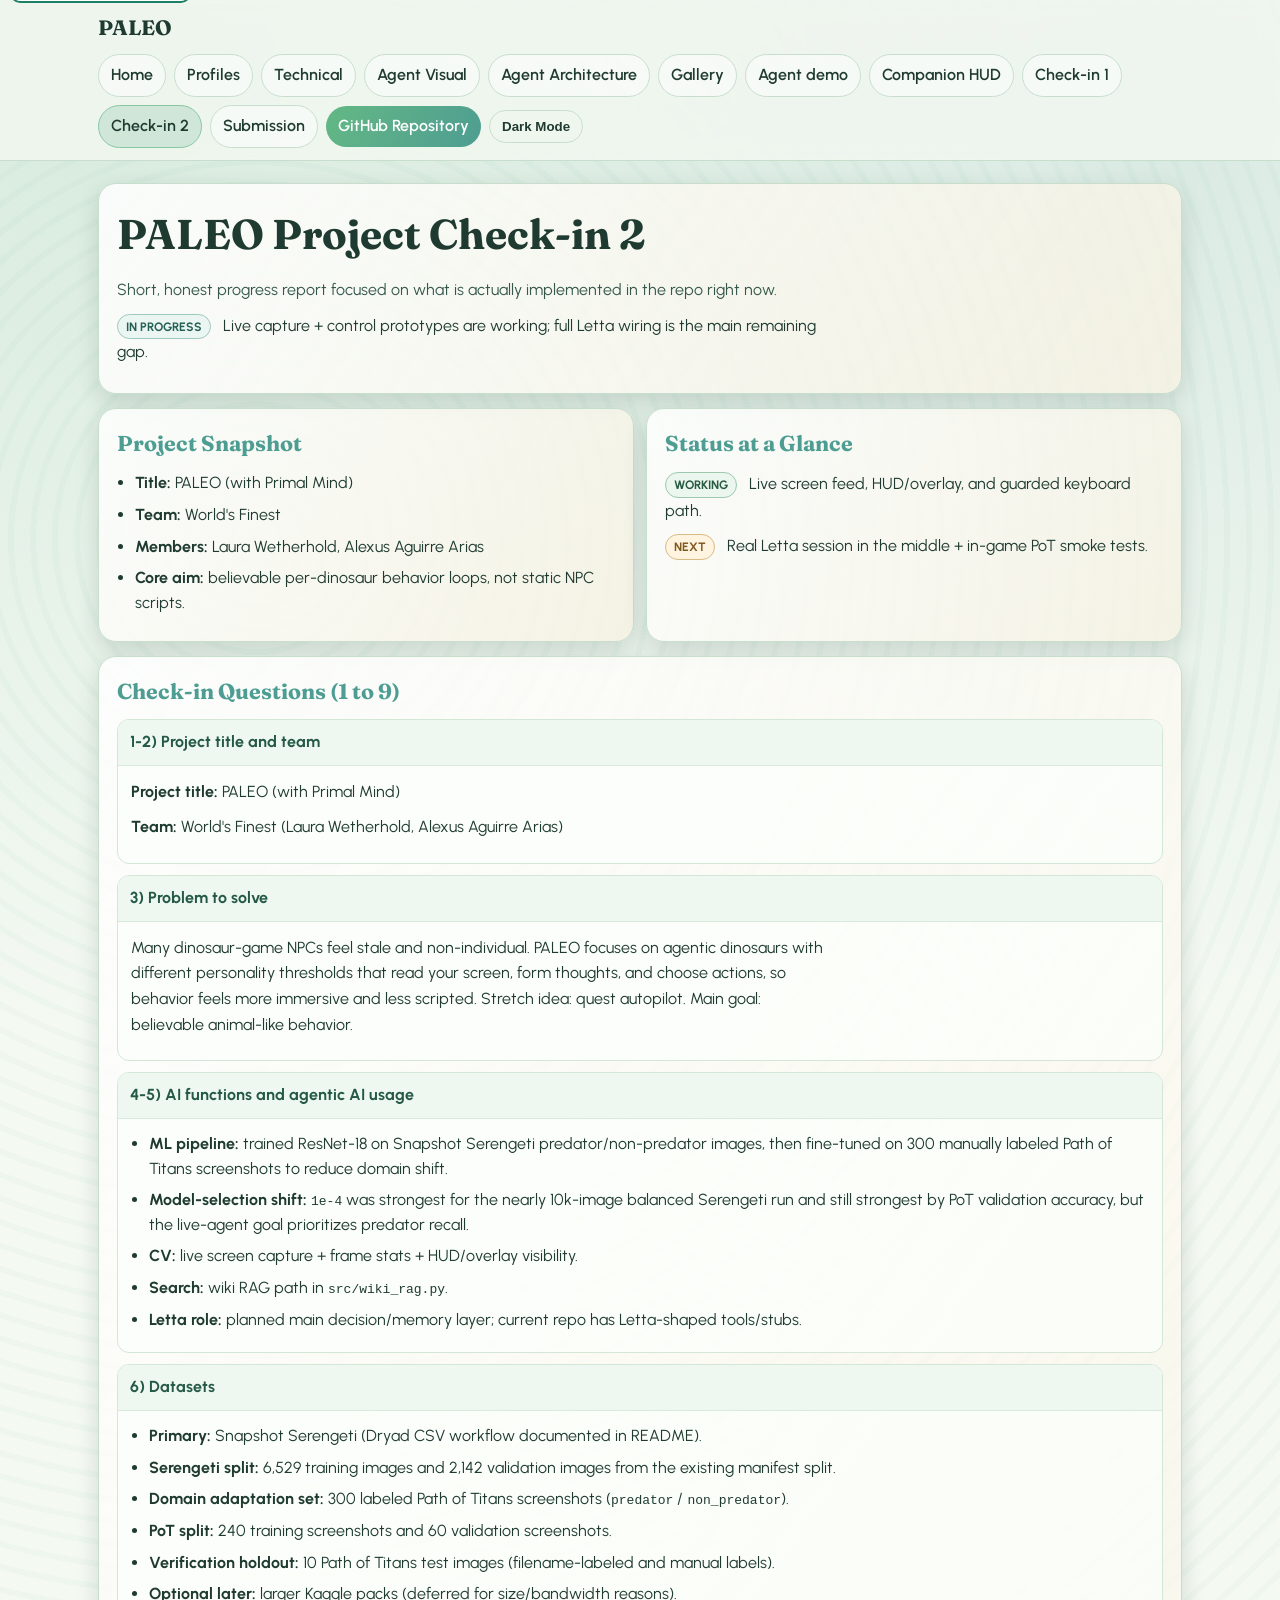
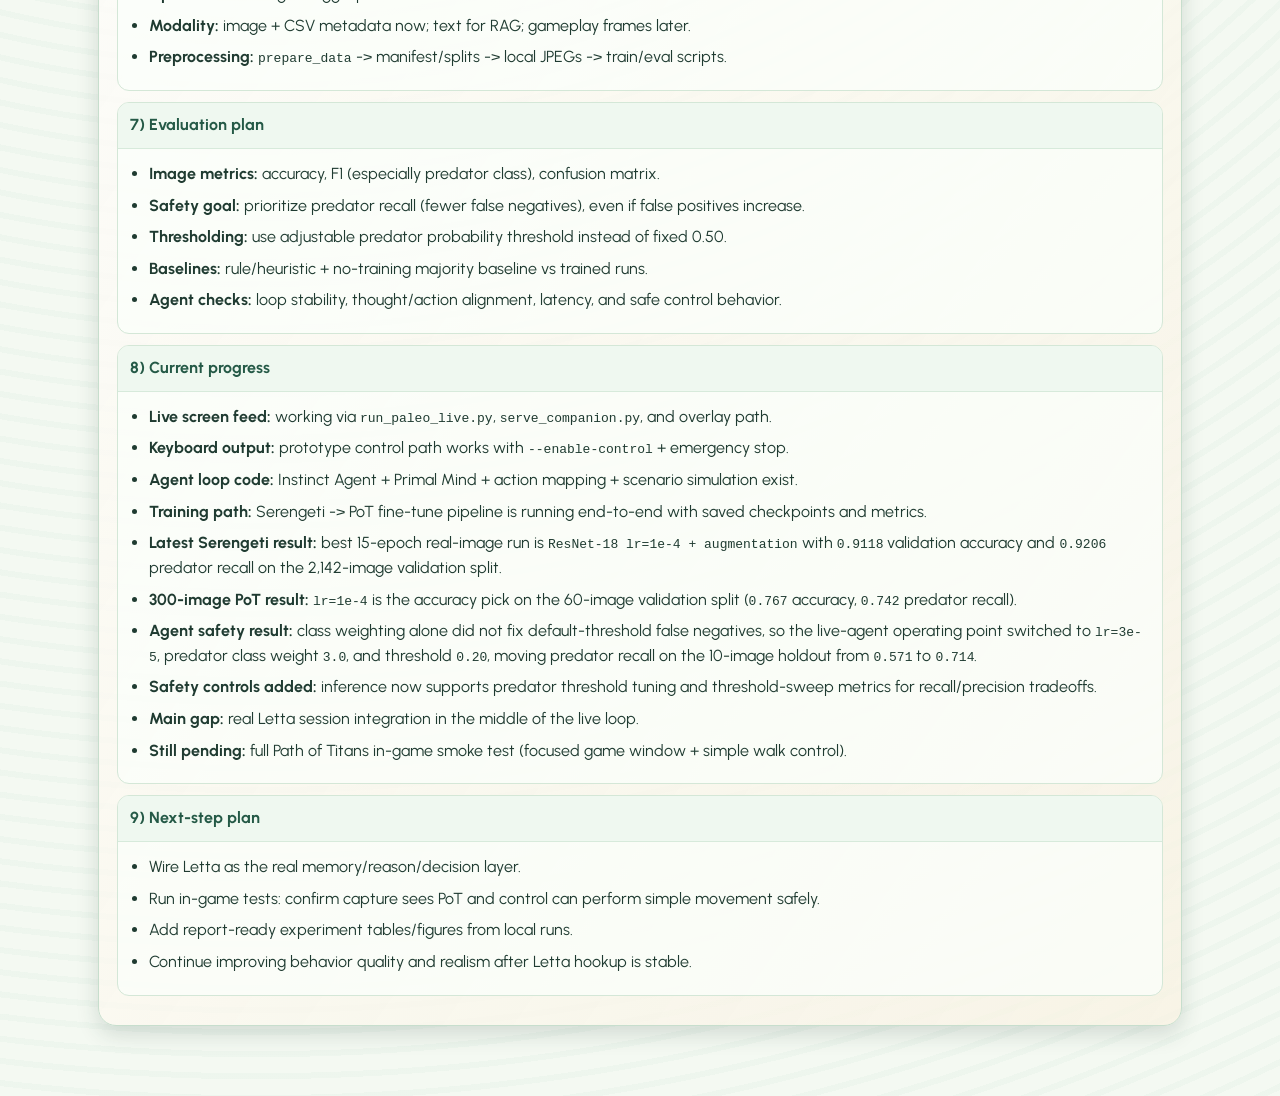
<file: pages/project-checkin-2.html>
<!doctype html>
<html lang="en">
<head>
  <meta charset="utf-8" />
  <meta name="viewport" content="width=device-width, initial-scale=1" />
  <title>PALEO | Project Check-in 2</title>
  <meta name="description" content="PALEO Project Check-in 2: concise update on current progress, gaps, and next-step plan." />
  <meta name="keywords" content="PALEO check-in 2, dinosaur AI project update, instinct agent progress" />
  <meta name="author" content="PALEO Team" />
  <meta property="og:title" content="PALEO | Project Check-in 2" />
  <meta property="og:description" content="PALEO check-in 2 progress update and next milestones." />
  <meta property="og:type" content="website" />
  <meta property="og:url" content="https://paleo-ai-system.github.io/PALEO/project-checkin-2.html" />
  <meta name="twitter:card" content="summary" />
  <link rel="canonical" href="https://paleo-ai-system.github.io/PALEO/project-checkin-2.html" />
  <link rel="preconnect" href="https://fonts.googleapis.com" />
  <link rel="preconnect" href="https://fonts.gstatic.com" crossorigin />
  <link href="https://fonts.googleapis.com/css2?family=Fraunces:opsz,wght@9..144,500;9..144,700&family=Urbanist:wght@400;500;600;700&display=swap" rel="stylesheet" />
  <style>
    :root {
      --bg: #f4f9f2;
      --panel: rgba(255, 255, 255, 0.86);
      --ink: #1f3b31;
      --ink-soft: #35584b;
      --line: #c7decd;
      --accent: #4e9d92;
      --accent-2: #56a984;
      --shadow: rgba(30, 62, 50, 0.16);
      --focus-ring: #1d7f67;
    }
    body.dark {
      --bg: #0f1e1a;
      --panel: rgba(23, 38, 32, 0.82);
      --ink: #e5f5eb;
      --ink-soft: #c6e2d5;
      --line: #2b4e43;
      --accent: #6bb9c3;
      --accent-2: #75cb9f;
      --shadow: rgba(5, 10, 8, 0.35);
      --focus-ring: #9eead3;
    }
    * { box-sizing: border-box; }
    html { scroll-behavior: smooth; }
    body {
      margin: 0;
      font-family: "Urbanist", "Segoe UI", sans-serif;
      color: var(--ink);
      line-height: 1.55;
      background:
        radial-gradient(circle at 7% 3%, rgba(86, 169, 132, 0.18), transparent 33%),
        radial-gradient(circle at 90% 5%, rgba(78, 157, 146, 0.16), transparent 31%),
        repeating-radial-gradient(circle at 20% 20%, rgba(86, 169, 132, 0.04) 0 6px, transparent 6px 22px),
        var(--bg);
    }
    .skip-link {
      position: absolute; top: -44px; left: 10px; z-index: 120;
      padding: 9px 12px; border-radius: 10px; background: #fff; color: #134c3c;
      border: 2px solid var(--focus-ring); text-decoration: none; font-weight: 700;
    }
    .skip-link:focus { top: 8px; }
    .progress {
      position: fixed; top: 0; left: 0; width: 0; height: 5px; z-index: 100;
      background: linear-gradient(90deg, var(--accent-2), var(--accent), #89cf9a);
      box-shadow: 0 0 16px rgba(96, 193, 141, 0.5);
    }
    .nav {
      position: sticky; top: 0; z-index: 90; backdrop-filter: blur(9px);
      background: rgba(244, 249, 242, 0.75); border-bottom: 1px solid var(--line);
    }
    body.dark .nav { background: rgba(15, 30, 26, 0.75); }
    .nav-inner {
      max-width: 1120px; margin: 0 auto; padding: 12px 18px;
      display: flex; gap: 10px; flex-wrap: wrap; align-items: center; justify-content: space-between;
    }
    .brand { font-family: "Fraunces", serif; font-size: 1.3rem; font-weight: 700; }
    .nav-links { display: flex; align-items: center; gap: 8px; flex-wrap: wrap; }
    .btn {
      text-decoration: none; color: var(--ink); border: 1px solid var(--line); border-radius: 999px;
      padding: 8px 12px; font-weight: 600; background: rgba(255, 255, 255, 0.45);
    }
    .btn.active { background: rgba(86, 169, 132, 0.2); border-color: #86c6a3; }
    .repo-btn {
      color: #fff; border: 0;
      background: linear-gradient(120deg, #63b884, #4e9d92, #8bcf9f, #66b5c4);
      background-size: 300% 300%; animation: repoFlow 6s ease infinite;
    }
    .mode-toggle {
      border: 1px solid var(--line); border-radius: 999px; background: transparent;
      color: var(--ink); padding: 8px 12px; font-weight: 700; cursor: pointer;
    }
    a:focus-visible, button:focus-visible, summary:focus-visible {
      outline: 3px solid var(--focus-ring); outline-offset: 2px;
    }
    .wrap { max-width: 1120px; margin: 0 auto; padding: 22px 18px 56px; }
    .hero, .card {
      background: linear-gradient(125deg, var(--panel), rgba(249, 242, 226, 0.72));
      border: 1px solid var(--line); border-radius: 18px; box-shadow: 0 8px 22px var(--shadow);
      padding: 18px; margin-bottom: 14px;
    }
    h1, h2, h3 { margin: 0 0 11px; }
    h1, h2 { font-family: "Fraunces", serif; }
    h1 { font-size: clamp(1.9rem, 4vw, 2.6rem); }
    h2 { font-size: 1.35rem; color: var(--accent); }
    h3 { font-size: 1.03rem; color: var(--accent); }
    .muted { color: var(--ink-soft); }
    p { margin: 0 0 10px; max-width: 70ch; line-height: 1.6; }
    ul { margin: 0; padding-left: 18px; }
    li { margin-bottom: 7px; line-height: 1.54; }
    .grid { display: grid; gap: 12px; grid-template-columns: repeat(auto-fit, minmax(270px, 1fr)); }
    .status {
      display: inline-block; font-size: 0.76rem; font-weight: 700; border: 1px solid;
      border-radius: 999px; padding: 2px 8px; margin-right: 8px;
    }
    .done { background: #eaf6ee; border-color: #9ec8ad; color: #275a40; }
    .planned { background: #fff4df; border-color: #d8bb84; color: #7e5920; }
    .in-progress { background: #ebf6f3; border-color: #9dc8bf; color: #245f53; }
    .qa-item {
      border: 1px solid #d4e7d7; border-radius: 12px; background: rgba(252, 255, 251, 0.76);
      margin-bottom: 11px; overflow: hidden;
    }
    .qa-item summary {
      list-style: none; cursor: pointer; font-weight: 700; color: #245946;
      padding: 10px 12px; background: #eff8f0; border-bottom: 1px solid #d7eadb;
    }
    .qa-content { padding: 13px; }
    .reveal { opacity: 0; transform: translateY(20px); transition: opacity 0.6s ease, transform 0.6s ease; }
    .reveal.in { opacity: 1; transform: translateY(0); }
    @keyframes repoFlow { 0% { background-position: 0% 50%; } 50% { background-position: 100% 50%; } 100% { background-position: 0% 50%; } }
    @media (prefers-reduced-motion: reduce) {
      html { scroll-behavior: auto; }
      *, *::before, *::after { animation-duration: 0.01ms !important; animation-iteration-count: 1 !important; transition-duration: 0.01ms !important; }
      .reveal { opacity: 1 !important; transform: none !important; }
    }
  </style>
</head>
<body>
  <a class="skip-link" href="#mainContent">Skip to main content</a>
  <div class="progress" id="scrollProgress" aria-hidden="true"></div>
  <nav class="nav" aria-label="Primary">
    <div class="nav-inner">
      <div class="brand">PALEO</div>
      <div class="nav-links">
        <a class="btn" href="index.html">Home</a>
        <a class="btn" href="profiles/index.html">Profiles</a>
        <a class="btn" href="technical.html">Technical</a>
        <a class="btn" href="agent-visual.html">Agent Visual</a>
        <a class="btn" href="agent-architecture.html">Agent Architecture</a>
        <a class="btn" href="gallery.html">Gallery</a>
        <a class="btn" href="agent-demo.html">Agent demo</a>
        <a class="btn" href="companion-hud.html" title="Requires python scripts/serve_companion.py for live API">Companion HUD</a>
        <a class="btn" href="project-checkin-1.html">Check-in 1</a>
        <a class="btn active" href="project-checkin-2.html" aria-current="page">Check-in 2</a>
        <a class="btn" href="project-submission-package.html">Submission</a>
        <a class="btn repo-btn" href="https://github.com/PALEO-AI-System/PALEO" target="_blank" rel="noopener noreferrer">GitHub Repository</a>
        <button class="mode-toggle" id="modeToggle" aria-label="Toggle color mode" aria-pressed="false">Dark Mode</button>
      </div>
    </div>
  </nav>

  <main class="wrap" id="mainContent" aria-label="PALEO check-in 2 content">
    <section class="hero reveal">
      <h1>PALEO Project Check-in 2</h1>
      <p class="muted">Short, honest progress report focused on what is actually implemented in the repo right now.</p>
      <p>
        <span class="status in-progress">IN PROGRESS</span>
        Live capture + control prototypes are working; full Letta wiring is the main remaining gap.
      </p>
    </section>

    <section class="grid reveal">
      <article class="card">
        <h2>Project Snapshot</h2>
        <ul>
          <li><strong>Title:</strong> PALEO (with Primal Mind)</li>
          <li><strong>Team:</strong> World's Finest</li>
          <li><strong>Members:</strong> Laura Wetherhold, Alexus Aguirre Arias</li>
          <li><strong>Core aim:</strong> believable per-dinosaur behavior loops, not static NPC scripts.</li>
        </ul>
      </article>
      <article class="card">
        <h2>Status at a Glance</h2>
        <p><span class="status done">WORKING</span> Live screen feed, HUD/overlay, and guarded keyboard path.</p>
        <p><span class="status planned">NEXT</span> Real Letta session in the middle + in-game PoT smoke tests.</p>
      </article>
    </section>

    <section class="card reveal">
      <h2>Check-in Questions (1 to 9)</h2>

      <details class="qa-item" open>
        <summary>1-2) Project title and team</summary>
        <div class="qa-content">
          <p><strong>Project title:</strong> PALEO (with Primal Mind)</p>
          <p><strong>Team:</strong> World's Finest (Laura Wetherhold, Alexus Aguirre Arias)</p>
        </div>
      </details>

      <details class="qa-item" open>
        <summary>3) Problem to solve</summary>
        <div class="qa-content">
          <p>
            Many dinosaur-game NPCs feel stale and non-individual. PALEO focuses on agentic dinosaurs with different
            personality thresholds that read your screen, form thoughts, and choose actions, so behavior feels more
            immersive and less scripted. Stretch idea: quest autopilot. Main goal: believable animal-like behavior.
          </p>
        </div>
      </details>

      <details class="qa-item" open>
        <summary>4-5) AI functions and agentic AI usage</summary>
        <div class="qa-content">
          <ul>
            <li><strong>ML pipeline:</strong> trained ResNet-18 on Snapshot Serengeti predator/non-predator images, then fine-tuned on 300 manually labeled Path of Titans screenshots to reduce domain shift.</li>
            <li><strong>Model-selection shift:</strong> <code>1e-4</code> was strongest for the nearly 10k-image balanced Serengeti run and still strongest by PoT validation accuracy, but the live-agent goal prioritizes predator recall.</li>
            <li><strong>CV:</strong> live screen capture + frame stats + HUD/overlay visibility.</li>
            <li><strong>Search:</strong> wiki RAG path in <code>src/wiki_rag.py</code>.</li>
            <li><strong>Letta role:</strong> planned main decision/memory layer; current repo has Letta-shaped tools/stubs.</li>
          </ul>
        </div>
      </details>

      <details class="qa-item" open>
        <summary>6) Datasets</summary>
        <div class="qa-content">
          <ul>
            <li><strong>Primary:</strong> Snapshot Serengeti (Dryad CSV workflow documented in README).</li>
            <li><strong>Serengeti split:</strong> 6,529 training images and 2,142 validation images from the existing manifest split.</li>
            <li><strong>Domain adaptation set:</strong> 300 labeled Path of Titans screenshots (<code>predator</code> / <code>non_predator</code>).</li>
            <li><strong>PoT split:</strong> 240 training screenshots and 60 validation screenshots.</li>
            <li><strong>Verification holdout:</strong> 10 Path of Titans test images (filename-labeled and manual labels).</li>
            <li><strong>Optional later:</strong> larger Kaggle packs (deferred for size/bandwidth reasons).</li>
            <li><strong>Modality:</strong> image + CSV metadata now; text for RAG; gameplay frames later.</li>
            <li><strong>Preprocessing:</strong> <code>prepare_data</code> -> manifest/splits -> local JPEGs -> train/eval scripts.</li>
          </ul>
        </div>
      </details>

      <details class="qa-item" open>
        <summary>7) Evaluation plan</summary>
        <div class="qa-content">
          <ul>
            <li><strong>Image metrics:</strong> accuracy, F1 (especially predator class), confusion matrix.</li>
            <li><strong>Safety goal:</strong> prioritize predator recall (fewer false negatives), even if false positives increase.</li>
            <li><strong>Thresholding:</strong> use adjustable predator probability threshold instead of fixed 0.50.</li>
            <li><strong>Baselines:</strong> rule/heuristic + no-training majority baseline vs trained runs.</li>
            <li><strong>Agent checks:</strong> loop stability, thought/action alignment, latency, and safe control behavior.</li>
          </ul>
        </div>
      </details>

      <details class="qa-item" open>
        <summary>8) Current progress</summary>
        <div class="qa-content">
          <ul>
            <li><strong>Live screen feed:</strong> working via <code>run_paleo_live.py</code>, <code>serve_companion.py</code>, and overlay path.</li>
            <li><strong>Keyboard output:</strong> prototype control path works with <code>--enable-control</code> + emergency stop.</li>
            <li><strong>Agent loop code:</strong> Instinct Agent + Primal Mind + action mapping + scenario simulation exist.</li>
            <li><strong>Training path:</strong> Serengeti -> PoT fine-tune pipeline is running end-to-end with saved checkpoints and metrics.</li>
            <li><strong>Latest Serengeti result:</strong> best 15-epoch real-image run is <code>ResNet-18 lr=1e-4 + augmentation</code> with <code>0.9118</code> validation accuracy and <code>0.9206</code> predator recall on the 2,142-image validation split.</li>
            <li><strong>300-image PoT result:</strong> <code>lr=1e-4</code> is the accuracy pick on the 60-image validation split (<code>0.767</code> accuracy, <code>0.742</code> predator recall).</li>
            <li><strong>Agent safety result:</strong> class weighting alone did not fix default-threshold false negatives, so the live-agent operating point switched to <code>lr=3e-5</code>, predator class weight <code>3.0</code>, and threshold <code>0.20</code>, moving predator recall on the 10-image holdout from <code>0.571</code> to <code>0.714</code>.</li>
            <li><strong>Safety controls added:</strong> inference now supports predator threshold tuning and threshold-sweep metrics for recall/precision tradeoffs.</li>
            <li><strong>Main gap:</strong> real Letta session integration in the middle of the live loop.</li>
            <li><strong>Still pending:</strong> full Path of Titans in-game smoke test (focused game window + simple walk control).</li>
          </ul>
        </div>
      </details>

      <details class="qa-item" open>
        <summary>9) Next-step plan</summary>
        <div class="qa-content">
          <ul>
            <li>Wire Letta as the real memory/reason/decision layer.</li>
            <li>Run in-game tests: confirm capture sees PoT and control can perform simple movement safely.</li>
            <li>Add report-ready experiment tables/figures from local runs.</li>
            <li>Continue improving behavior quality and realism after Letta hookup is stable.</li>
          </ul>
        </div>
      </details>
    </section>
  </main>

  <script>
    (function () {
      const body = document.body;
      const modeToggle = document.getElementById("modeToggle");
      const key = "paleo-mode";
      const saved = localStorage.getItem(key);
      const reduceMotion = window.matchMedia("(prefers-reduced-motion: reduce)").matches;
      const bar = document.getElementById("scrollProgress");

      function setMode(dark) {
        body.classList.toggle("dark", dark);
        modeToggle.textContent = dark ? "Light Mode" : "Dark Mode";
        modeToggle.setAttribute("aria-pressed", dark ? "true" : "false");
        localStorage.setItem(key, dark ? "dark" : "light");
      }

      setMode(saved === "dark");
      modeToggle.addEventListener("click", function () {
        setMode(!body.classList.contains("dark"));
      });

      let scrollTicking = false;
      function updateScrollProgress() {
        const top = window.scrollY;
        const height = document.documentElement.scrollHeight - window.innerHeight;
        const pct = height <= 0 ? 0 : (top / height) * 100;
        bar.style.width = pct + "%";
        scrollTicking = false;
      }
      window.addEventListener("scroll", function () {
        if (!scrollTicking) {
          scrollTicking = true;
          window.requestAnimationFrame(updateScrollProgress);
        }
      }, { passive: true });
      updateScrollProgress();

      const revealEls = document.querySelectorAll(".reveal");
      if (reduceMotion) {
        revealEls.forEach(function (section) { section.classList.add("in"); });
      } else {
        const observer = new IntersectionObserver(function (entries) {
          entries.forEach(function (entry) {
            if (entry.isIntersecting) entry.target.classList.add("in");
          });
        }, { threshold: 0.15 });
        revealEls.forEach(function (section) { observer.observe(section); });
      }
    })();
  </script>
</body>
</html>
</file>
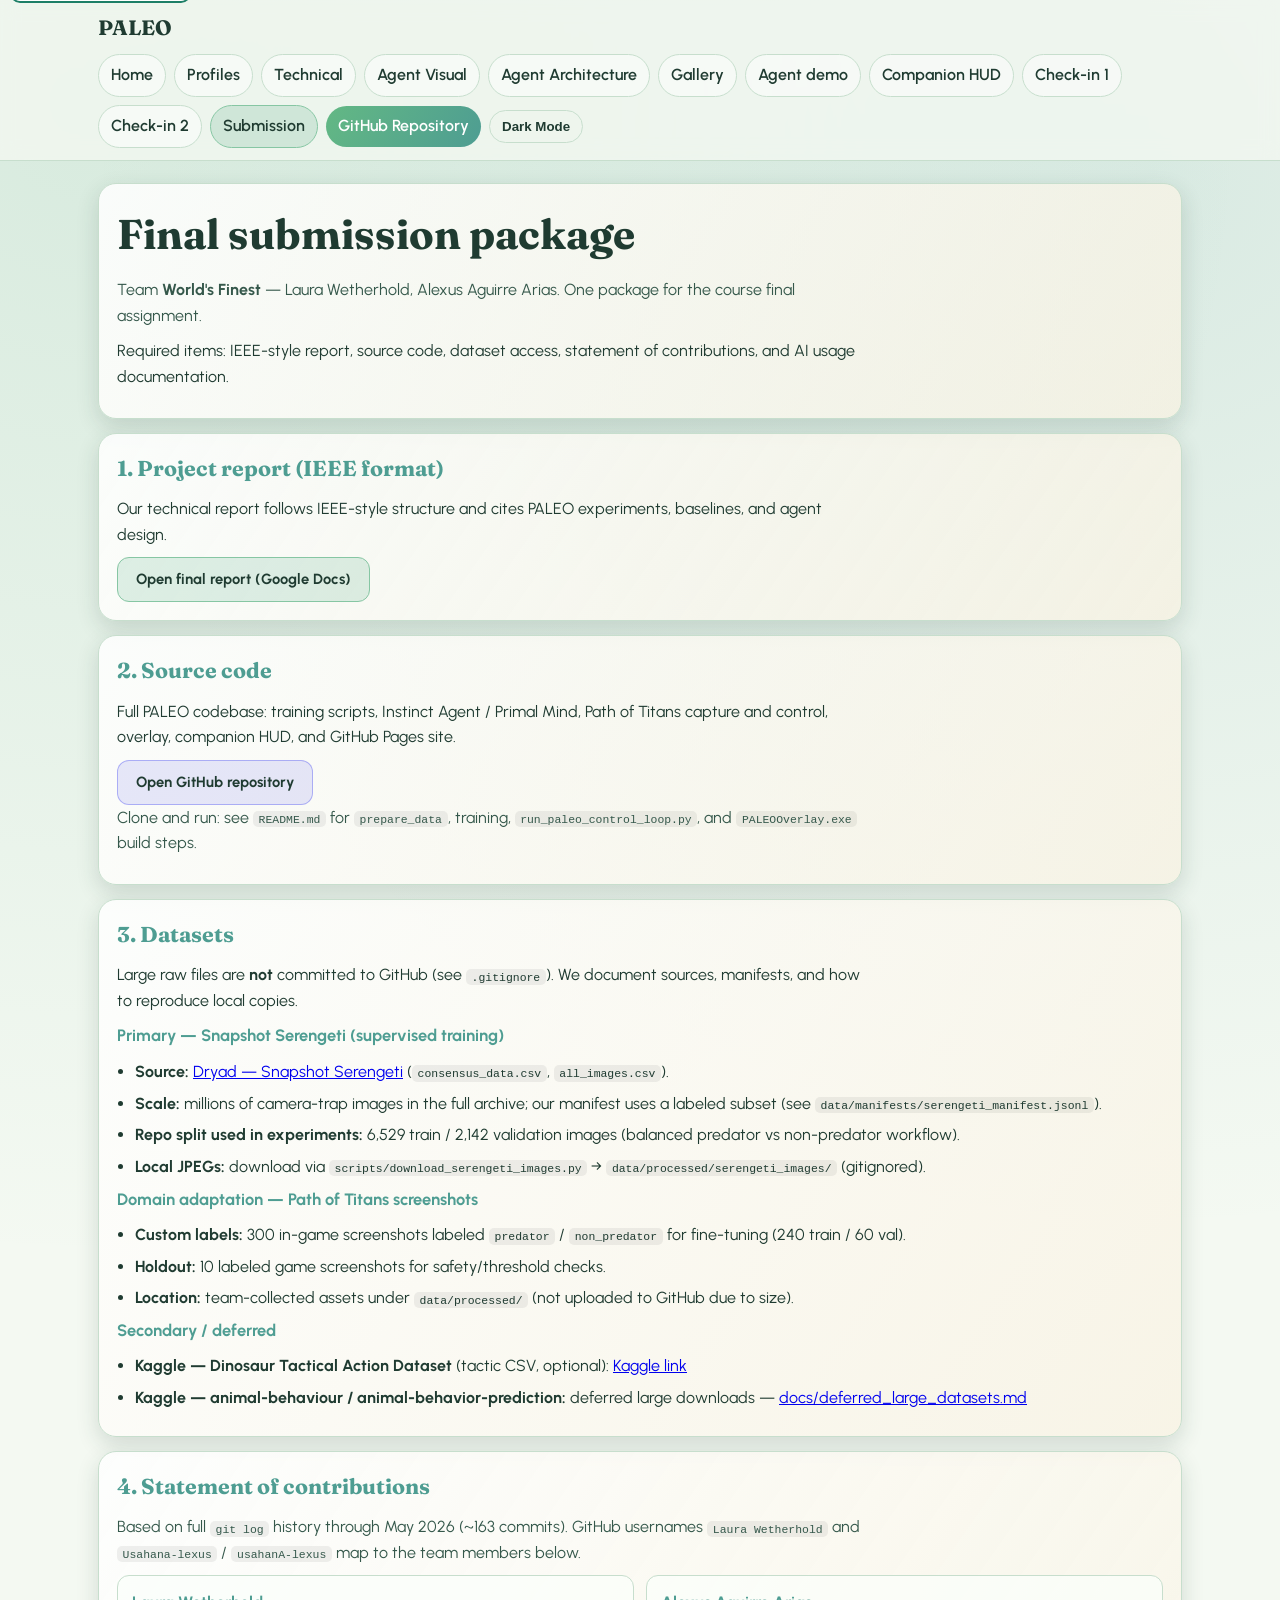
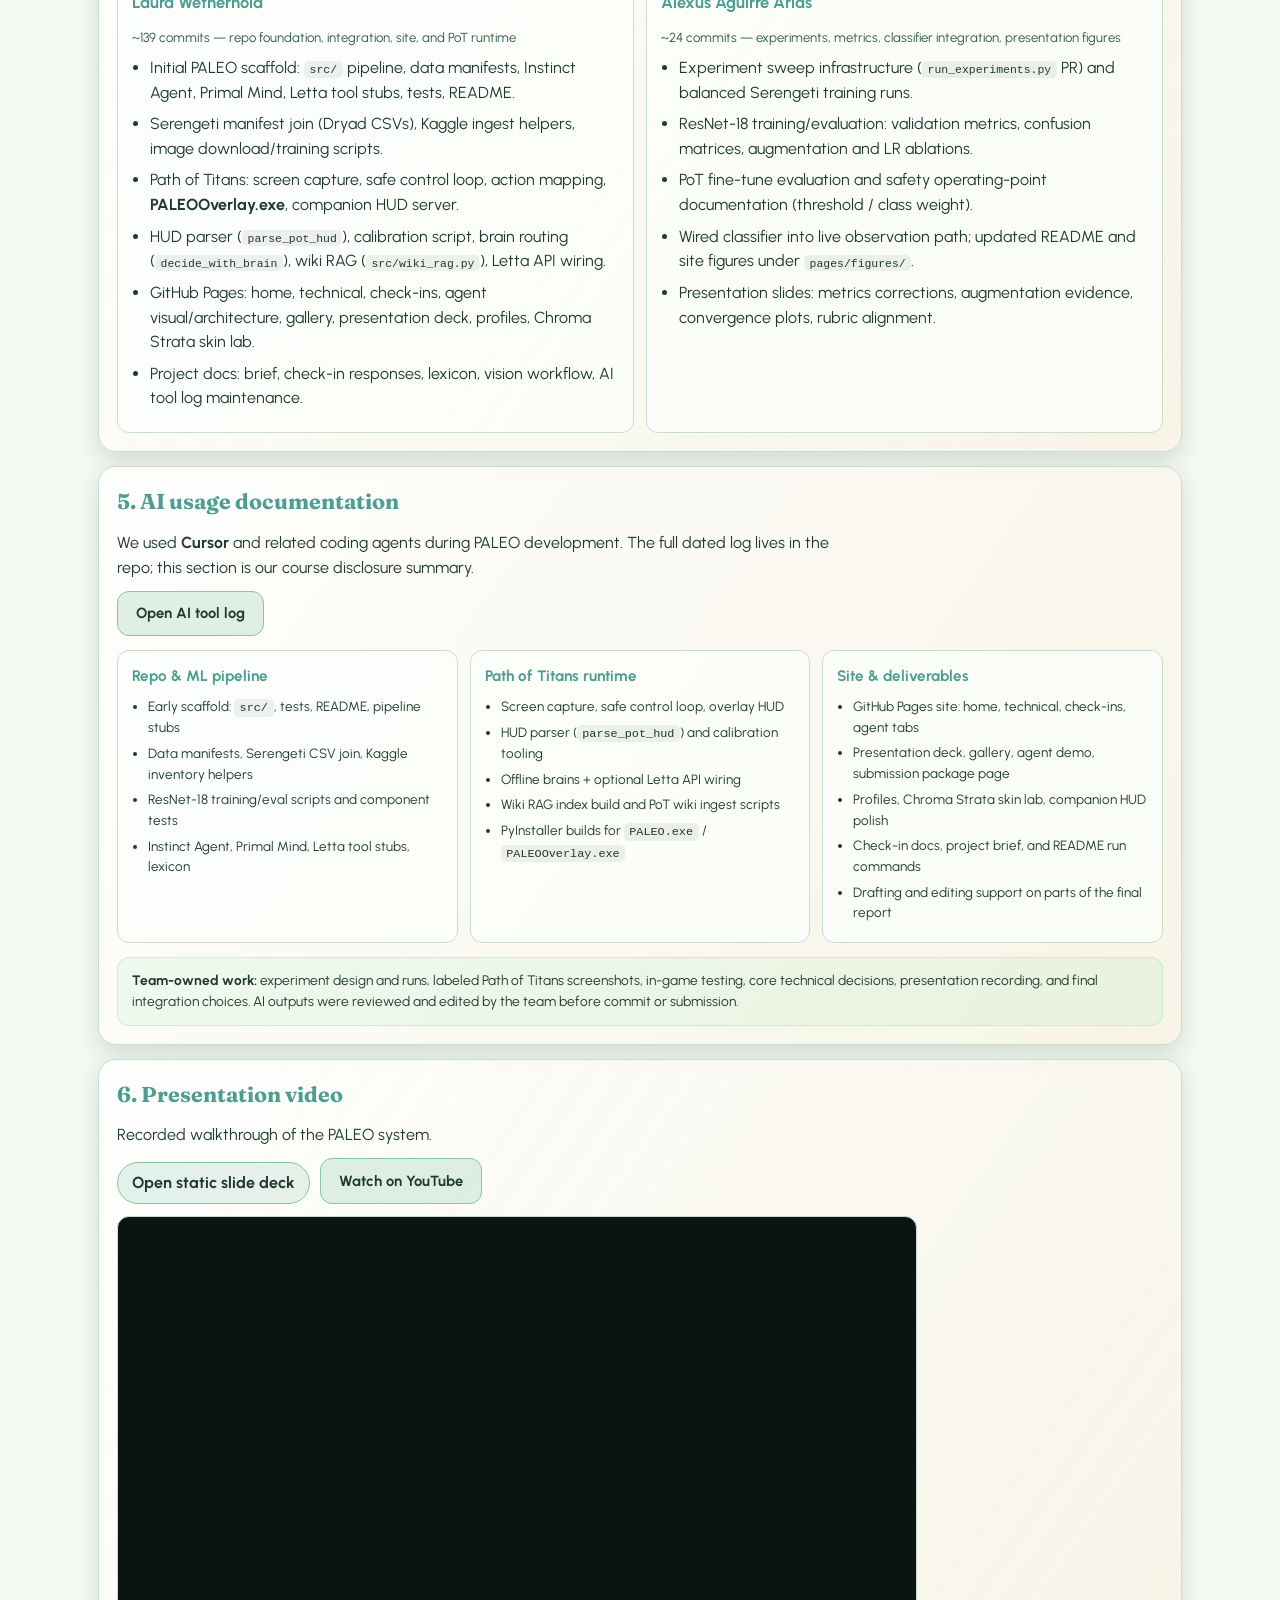
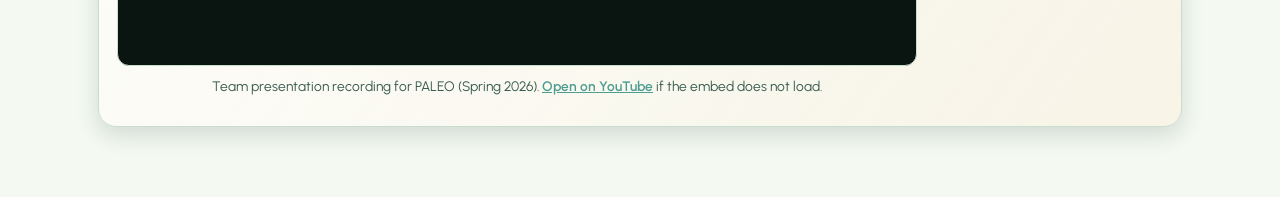
<file: pages/project-submission-package.html>
<!doctype html>
<html lang="en">
<head>
  <meta charset="utf-8" />
  <meta name="viewport" content="width=device-width, initial-scale=1" />
  <title>PALEO | Final Submission Package</title>
  <meta name="description" content="PALEO final project submission package: IEEE report, source code, datasets, contributions, AI disclosure, and presentation video." />
  <meta property="og:title" content="PALEO | Final Submission Package" />
  <meta property="og:url" content="https://paleo-ai-system.github.io/PALEO/project-submission-package.html" />
  <link rel="canonical" href="https://paleo-ai-system.github.io/PALEO/project-submission-package.html" />
  <link rel="preconnect" href="https://fonts.googleapis.com" />
  <link rel="preconnect" href="https://fonts.gstatic.com" crossorigin />
  <link href="https://fonts.googleapis.com/css2?family=Fraunces:opsz,wght@9..144,500;9..144,700&family=Urbanist:wght@400;500;600;700&display=swap" rel="stylesheet" />
  <style>
    :root {
      --bg: #f4f9f2;
      --panel: rgba(255, 255, 255, 0.86);
      --ink: #1f3b31;
      --ink-soft: #35584b;
      --line: #c7decd;
      --accent: #4e9d92;
      --accent-2: #56a984;
      --shadow: rgba(30, 62, 50, 0.16);
      --focus-ring: #1d7f67;
    }
    body.dark {
      --bg: #0f1e1a;
      --panel: rgba(23, 38, 32, 0.82);
      --ink: #e5f5eb;
      --ink-soft: #c6e2d5;
      --line: #2b4e43;
      --accent: #6bb9c3;
      --accent-2: #75cb9f;
      --shadow: rgba(5, 10, 8, 0.35);
      --focus-ring: #9eead3;
    }
    * { box-sizing: border-box; }
    html { scroll-behavior: smooth; }
    body {
      margin: 0;
      font-family: "Urbanist", "Segoe UI", sans-serif;
      color: var(--ink);
      line-height: 1.55;
      background:
        radial-gradient(circle at 7% 3%, rgba(86, 169, 132, 0.18), transparent 33%),
        radial-gradient(circle at 90% 5%, rgba(78, 157, 146, 0.16), transparent 31%),
        var(--bg);
    }
    .skip-link {
      position: absolute; top: -44px; left: 10px; z-index: 120;
      padding: 9px 12px; border-radius: 10px; background: #fff; color: #134c3c;
      border: 2px solid var(--focus-ring); text-decoration: none; font-weight: 700;
    }
    .skip-link:focus { top: 8px; }
    .progress {
      position: fixed; top: 0; left: 0; width: 0; height: 5px; z-index: 100;
      background: linear-gradient(90deg, var(--accent-2), var(--accent), #89cf9a);
    }
    .nav {
      position: sticky; top: 0; z-index: 90; backdrop-filter: blur(9px);
      background: rgba(244, 249, 242, 0.75); border-bottom: 1px solid var(--line);
    }
    body.dark .nav { background: rgba(15, 30, 26, 0.75); }
    .nav-inner {
      max-width: 1120px; margin: 0 auto; padding: 12px 18px;
      display: flex; gap: 10px; flex-wrap: wrap; align-items: center; justify-content: space-between;
    }
    .brand { font-family: "Fraunces", serif; font-size: 1.3rem; font-weight: 700; }
    .nav-links { display: flex; align-items: center; gap: 8px; flex-wrap: wrap; }
    .btn {
      text-decoration: none; color: var(--ink); border: 1px solid var(--line); border-radius: 999px;
      padding: 8px 12px; font-weight: 600; background: rgba(255, 255, 255, 0.45);
    }
    .btn.active { background: rgba(86, 169, 132, 0.2); border-color: #86c6a3; }
    .repo-btn {
      color: #fff; border: 0;
      background: linear-gradient(120deg, #63b884, #4e9d92, #8bcf9f, #66b5c4);
      background-size: 300% 300%; animation: repoFlow 6s ease infinite;
    }
    @keyframes repoFlow { 0%,100%{background-position:0% 50%;}50%{background-position:100% 50%;} }
    .mode-toggle {
      border: 1px solid var(--line); border-radius: 999px; background: transparent;
      color: var(--ink); padding: 8px 12px; font-weight: 700; cursor: pointer;
    }
    a:focus-visible, button:focus-visible { outline: 3px solid var(--focus-ring); outline-offset: 2px; }
    .wrap { max-width: 1120px; margin: 0 auto; padding: 22px 18px 56px; }
    .hero, .card {
      background: linear-gradient(125deg, var(--panel), rgba(249, 242, 226, 0.72));
      border: 1px solid var(--line); border-radius: 18px; box-shadow: 0 8px 22px var(--shadow);
      padding: 18px; margin-bottom: 14px;
    }
    h1, h2, h3 { margin: 0 0 11px; }
    h1, h2 { font-family: "Fraunces", serif; }
    h1 { font-size: clamp(1.9rem, 4vw, 2.6rem); }
    h2 { font-size: 1.35rem; color: var(--accent); }
    h3 { font-size: 1.03rem; color: var(--accent); }
    .muted { color: var(--ink-soft); }
    p { margin: 0 0 10px; max-width: 75ch; line-height: 1.6; }
    ul { margin: 0; padding-left: 18px; }
    li { margin-bottom: 7px; line-height: 1.54; }
    .link-list { list-style: none; padding: 0; margin: 0; }
    .link-list li { margin-bottom: 10px; }
    .link-list a {
      color: var(--accent);
      font-weight: 600;
      word-break: break-word;
    }
    .cta {
      display: inline-block; margin-top: 4px; padding: 8px 14px; border-radius: 999px;
      background: rgba(86, 169, 132, 0.15); border: 1px solid #86c6a3;
      color: var(--ink); text-decoration: none; font-weight: 700;
    }
    .cta:hover { background: rgba(86, 169, 132, 0.28); }
    .pkg-btn-row { display: flex; flex-wrap: wrap; gap: 10px; margin-top: 6px; }
    .pkg-btn {
      display: inline-flex; align-items: center; justify-content: center;
      min-height: 2.75rem; padding: 10px 18px; border-radius: 12px;
      border: 1px solid #86c6a3; background: rgba(86, 169, 132, 0.18);
      color: var(--ink); text-decoration: none; font-weight: 700; font-size: 0.92rem;
      transition: background 0.2s ease, transform 0.15s ease, box-shadow 0.2s ease;
    }
    .pkg-btn:hover {
      background: rgba(86, 169, 132, 0.32);
      transform: translateY(-1px);
      box-shadow: 0 6px 18px var(--shadow);
    }
    .pkg-btn--gh {
      border-color: rgba(99, 102, 241, 0.45);
      background: rgba(99, 102, 241, 0.14);
    }
    .pkg-btn--gh:hover { background: rgba(99, 102, 241, 0.26); }
    .grid { display: grid; gap: 12px; grid-template-columns: repeat(auto-fit, minmax(280px, 1fr)); }
    .contrib-card {
      border: 1px solid var(--line); border-radius: 12px; padding: 14px;
      background: rgba(252, 255, 251, 0.76);
    }
    body.dark .contrib-card { background: rgba(20, 35, 30, 0.5); }
    .contrib-meta { font-size: 0.82rem; color: var(--ink-soft); margin-bottom: 8px; }
    .ai-highlight-grid {
      display: grid; gap: 12px; grid-template-columns: repeat(auto-fit, minmax(240px, 1fr));
      margin-top: 14px;
    }
    .ai-highlight-card {
      border: 1px solid var(--line); border-radius: 12px; padding: 14px;
      background: rgba(252, 255, 251, 0.76);
    }
    body.dark .ai-highlight-card { background: rgba(20, 35, 30, 0.5); }
    .ai-highlight-card h3 { font-size: 0.95rem; margin-bottom: 8px; }
    .ai-highlight-card ul { font-size: 0.84rem; margin: 0; padding-left: 16px; }
    .ai-highlight-card li { margin-bottom: 5px; }
    .ai-owned-note {
      margin-top: 14px; padding: 12px 14px; border-radius: 12px;
      border: 1px solid rgba(74, 222, 128, 0.25); background: rgba(74, 222, 128, 0.08);
      font-size: 0.86rem; line-height: 1.55;
    }
    .video-wrap {
      position: relative; width: 100%; max-width: 800px; margin-top: 12px;
      aspect-ratio: 16 / 9; border-radius: 12px; overflow: hidden;
      border: 1px solid var(--line); background: #0a1410;
    }
    .video-wrap iframe { width: 100%; height: 100%; border: 0; }
    .video-placeholder {
      display: flex; align-items: center; justify-content: center; height: 100%;
      padding: 1rem; text-align: center; font-size: 0.9rem; color: var(--ink-soft);
    }
    .video-caption {
      margin-top: 10px; max-width: 800px; font-size: 0.86rem; color: var(--ink-soft);
      line-height: 1.55; text-align: center;
    }
    .video-caption a { color: var(--accent); font-weight: 600; }
    code {
      background: rgba(0,0,0,0.06); padding: 0.1rem 0.35rem; border-radius: 5px;
      font-size: 0.88em;
    }
    body.dark code { background: rgba(255,255,255,0.08); }
    .reveal { opacity: 0; transform: translateY(14px); transition: opacity 0.5s ease, transform 0.5s ease; }
    .reveal.in { opacity: 1; transform: none; }
    @media (prefers-reduced-motion: reduce) {
      html { scroll-behavior: auto; }
      .reveal { opacity: 1; transform: none; transition: none; }
    }
  </style>
</head>
<body>
  <a class="skip-link" href="#mainContent">Skip to main content</a>
  <div class="progress" id="scrollProgress" aria-hidden="true"></div>
  <nav class="nav" aria-label="Primary">
    <div class="nav-inner">
      <div class="brand">PALEO</div>
      <div class="nav-links">
        <a class="btn" href="index.html">Home</a>
        <a class="btn" href="profiles/index.html">Profiles</a>
        <a class="btn" href="technical.html">Technical</a>
        <a class="btn" href="agent-visual.html">Agent Visual</a>
        <a class="btn" href="agent-architecture.html">Agent Architecture</a>
        <a class="btn" href="gallery.html">Gallery</a>
        <a class="btn" href="agent-demo.html">Agent demo</a>
        <a class="btn" href="companion-hud.html" title="Requires python scripts/serve_companion.py for live API">Companion HUD</a>
        <a class="btn" href="project-checkin-1.html">Check-in 1</a>
        <a class="btn" href="project-checkin-2.html">Check-in 2</a>
        <a class="btn active" href="project-submission-package.html" aria-current="page">Submission</a>
        <a class="btn repo-btn" href="https://github.com/PALEO-AI-System/PALEO" target="_blank" rel="noopener noreferrer">GitHub Repository</a>
        <button class="mode-toggle" id="modeToggle" aria-label="Toggle color mode" aria-pressed="false">Dark Mode</button>
      </div>
    </div>
  </nav>

  <main class="wrap" id="mainContent">
    <section class="hero reveal">
      <h1>Final submission package</h1>
      <p class="muted">Team <strong>World's Finest</strong> — Laura Wetherhold, Alexus Aguirre Arias. One package for the course final assignment.</p>
      <p>Required items: IEEE-style report, source code, dataset access, statement of contributions, and AI usage documentation.</p>
    </section>

    <section class="card reveal" id="report">
      <h2>1. Project report (IEEE format)</h2>
      <p>Our technical report follows IEEE-style structure and cites PALEO experiments, baselines, and agent design.</p>
      <div class="pkg-btn-row">
        <a class="pkg-btn" href="https://docs.google.com/document/d/1ros0-XIfhq4ZTuNo2GBY7vyn4I_EMp3I02_ODNxOtLU/edit?usp=sharing" target="_blank" rel="noopener noreferrer">Open final report (Google Docs)</a>
      </div>
    </section>

    <section class="card reveal" id="source">
      <h2>2. Source code</h2>
      <p>Full PALEO codebase: training scripts, Instinct Agent / Primal Mind, Path of Titans capture and control, overlay, companion HUD, and GitHub Pages site.</p>
      <div class="pkg-btn-row">
        <a class="pkg-btn pkg-btn--gh" href="https://github.com/PALEO-AI-System/PALEO" target="_blank" rel="noopener noreferrer">Open GitHub repository</a>
      </div>
      <p class="muted">Clone and run: see <code>README.md</code> for <code>prepare_data</code>, training, <code>run_paleo_control_loop.py</code>, and <code>PALEOOverlay.exe</code> build steps.</p>
    </section>

    <section class="card reveal" id="datasets">
      <h2>3. Datasets</h2>
      <p>Large raw files are <strong>not</strong> committed to GitHub (see <code>.gitignore</code>). We document sources, manifests, and how to reproduce local copies.</p>
      <h3>Primary — Snapshot Serengeti (supervised training)</h3>
      <ul>
        <li><strong>Source:</strong> <a href="https://datadryad.org/dataset/doi:10.5061/dryad.5pt92" target="_blank" rel="noopener noreferrer">Dryad — Snapshot Serengeti</a> (<code>consensus_data.csv</code>, <code>all_images.csv</code>).</li>
        <li><strong>Scale:</strong> millions of camera-trap images in the full archive; our manifest uses a labeled subset (see <code>data/manifests/serengeti_manifest.jsonl</code>).</li>
        <li><strong>Repo split used in experiments:</strong> 6,529 train / 2,142 validation images (balanced predator vs non-predator workflow).</li>
        <li><strong>Local JPEGs:</strong> download via <code>scripts/download_serengeti_images.py</code> → <code>data/processed/serengeti_images/</code> (gitignored).</li>
      </ul>
      <h3>Domain adaptation — Path of Titans screenshots</h3>
      <ul>
        <li><strong>Custom labels:</strong> 300 in-game screenshots labeled <code>predator</code> / <code>non_predator</code> for fine-tuning (240 train / 60 val).</li>
        <li><strong>Holdout:</strong> 10 labeled game screenshots for safety/threshold checks.</li>
        <li><strong>Location:</strong> team-collected assets under <code>data/processed/</code> (not uploaded to GitHub due to size).</li>
      </ul>
      <h3>Secondary / deferred</h3>
      <ul>
        <li><strong>Kaggle — Dinosaur Tactical Action Dataset</strong> (tactic CSV, optional): <a href="https://www.kaggle.com/datasets/canozensoy/dinosaur-tactical-action-dataset" target="_blank" rel="noopener noreferrer">Kaggle link</a></li>
        <li><strong>Kaggle — animal-behaviour / animal-behavior-prediction:</strong> deferred large downloads — <a href="https://github.com/PALEO-AI-System/PALEO/blob/main/docs/deferred_large_datasets.md" target="_blank" rel="noopener noreferrer">docs/deferred_large_datasets.md</a></li>
      </ul>
    </section>

    <section class="card reveal" id="contributions">
      <h2>4. Statement of contributions</h2>
      <p class="muted">Based on full <code>git log</code> history through May 2026 (~163 commits). GitHub usernames <code>Laura Wetherhold</code> and <code>Usahana-lexus</code> / <code>usahanA-lexus</code> map to the team members below.</p>
      <div class="grid">
        <article class="contrib-card">
          <h3>Laura Wetherhold</h3>
          <p class="contrib-meta">~139 commits — repo foundation, integration, site, and PoT runtime</p>
          <ul>
            <li>Initial PALEO scaffold: <code>src/</code> pipeline, data manifests, Instinct Agent, Primal Mind, Letta tool stubs, tests, README.</li>
            <li>Serengeti manifest join (Dryad CSVs), Kaggle ingest helpers, image download/training scripts.</li>
            <li>Path of Titans: screen capture, safe control loop, action mapping, <strong>PALEOOverlay.exe</strong>, companion HUD server.</li>
            <li>HUD parser (<code>parse_pot_hud</code>), calibration script, brain routing (<code>decide_with_brain</code>), wiki RAG (<code>src/wiki_rag.py</code>), Letta API wiring.</li>
            <li>GitHub Pages: home, technical, check-ins, agent visual/architecture, gallery, presentation deck, profiles, Chroma Strata skin lab.</li>
            <li>Project docs: brief, check-in responses, lexicon, vision workflow, AI tool log maintenance.</li>
          </ul>
        </article>
        <article class="contrib-card">
          <h3>Alexus Aguirre Arias</h3>
          <p class="contrib-meta">~24 commits — experiments, metrics, classifier integration, presentation figures</p>
          <ul>
            <li>Experiment sweep infrastructure (<code>run_experiments.py</code> PR) and balanced Serengeti training runs.</li>
            <li>ResNet-18 training/evaluation: validation metrics, confusion matrices, augmentation and LR ablations.</li>
            <li>PoT fine-tune evaluation and safety operating-point documentation (threshold / class weight).</li>
            <li>Wired classifier into live observation path; updated README and site figures under <code>pages/figures/</code>.</li>
            <li>Presentation slides: metrics corrections, augmentation evidence, convergence plots, rubric alignment.</li>
          </ul>
        </article>
      </div>
    </section>

    <section class="card reveal" id="ai-usage">
      <h2>5. AI usage documentation</h2>
      <p>
        We used <strong>Cursor</strong> and related coding agents during PALEO development. The full dated log lives in the repo;
        this section is our course disclosure summary.
      </p>
      <div class="pkg-btn-row">
        <a class="pkg-btn" href="https://github.com/PALEO-AI-System/PALEO/blob/main/docs/ai_tool_log.md" target="_blank" rel="noopener noreferrer">Open AI tool log</a>
      </div>

      <div class="ai-highlight-grid">
        <article class="ai-highlight-card">
          <h3>Repo &amp; ML pipeline</h3>
          <ul>
            <li>Early scaffold: <code>src/</code>, tests, README, pipeline stubs</li>
            <li>Data manifests, Serengeti CSV join, Kaggle inventory helpers</li>
            <li>ResNet-18 training/eval scripts and component tests</li>
            <li>Instinct Agent, Primal Mind, Letta tool stubs, lexicon</li>
          </ul>
        </article>
        <article class="ai-highlight-card">
          <h3>Path of Titans runtime</h3>
          <ul>
            <li>Screen capture, safe control loop, overlay HUD</li>
            <li>HUD parser (<code>parse_pot_hud</code>) and calibration tooling</li>
            <li>Offline brains + optional Letta API wiring</li>
            <li>Wiki RAG index build and PoT wiki ingest scripts</li>
            <li>PyInstaller builds for <code>PALEO.exe</code> / <code>PALEOOverlay.exe</code></li>
          </ul>
        </article>
        <article class="ai-highlight-card">
          <h3>Site &amp; deliverables</h3>
          <ul>
            <li>GitHub Pages site: home, technical, check-ins, agent tabs</li>
            <li>Presentation deck, gallery, agent demo, submission package page</li>
            <li>Profiles, Chroma Strata skin lab, companion HUD polish</li>
            <li>Check-in docs, project brief, and README run commands</li>
            <li>Drafting and editing support on parts of the final report</li>
          </ul>
        </article>
      </div>

      <div class="ai-owned-note">
        <strong>Team-owned work:</strong> experiment design and runs, labeled Path of Titans screenshots,
        in-game testing, core technical decisions, presentation recording, and final integration choices.
        AI outputs were reviewed and edited by the team before commit or submission.
      </div>
    </section>

    <section class="card reveal" id="presentation">
      <h2>6. Presentation video</h2>
      <p>Recorded walkthrough of the PALEO system.</p>
      <div class="pkg-btn-row">
        <a class="cta" href="paleo-presentation.html">Open static slide deck</a>
        <a class="pkg-btn" href="https://youtu.be/e6woBimvg_s" target="_blank" rel="noopener noreferrer">Watch on YouTube</a>
      </div>
      <div class="video-wrap" id="videoWrap">
        <iframe
          id="presentationVideo"
          title="PALEO project presentation video"
          src="https://www.youtube.com/embed/e6woBimvg_s"
          allow="accelerometer; autoplay; clipboard-write; encrypted-media; gyroscope; picture-in-picture; web-share"
          allowfullscreen
          loading="lazy"
        ></iframe>
      </div>
      <p class="video-caption">
        Team presentation recording for PALEO (Spring 2026).
        <a href="https://youtu.be/e6woBimvg_s" target="_blank" rel="noopener noreferrer">Open on YouTube</a>
        if the embed does not load.
      </p>
    </section>
  </main>

  <script>
    (function () {
      var bar = document.getElementById("scrollProgress");
      var body = document.body;
      var toggle = document.getElementById("modeToggle");
      var reduceMotion = window.matchMedia("(prefers-reduced-motion: reduce)").matches;
      function setMode(dark) {
        body.classList.toggle("dark", dark);
        toggle.textContent = dark ? "Light Mode" : "Dark Mode";
        toggle.setAttribute("aria-pressed", dark ? "true" : "false");
        try { localStorage.setItem("paleo-color-mode", dark ? "dark" : "light"); } catch (e) {}
      }
      try {
        var saved = localStorage.getItem("paleo-color-mode");
        if (saved === "dark") setMode(true);
      } catch (e) {}
      toggle.addEventListener("click", function () {
        setMode(!body.classList.contains("dark"));
      });

      var scrollTicking = false;
      function updateScrollProgress() {
        var top = window.scrollY;
        var height = document.documentElement.scrollHeight - window.innerHeight;
        bar.style.width = (height <= 0 ? 0 : (top / height) * 100) + "%";
        scrollTicking = false;
      }
      window.addEventListener("scroll", function () {
        if (!scrollTicking) {
          scrollTicking = true;
          window.requestAnimationFrame(updateScrollProgress);
        }
      }, { passive: true });
      updateScrollProgress();

      var revealEls = document.querySelectorAll(".reveal");
      if (reduceMotion) {
        revealEls.forEach(function (el) { el.classList.add("in"); });
      } else {
        var observer = new IntersectionObserver(function (entries) {
          entries.forEach(function (entry) {
            if (entry.isIntersecting) entry.target.classList.add("in");
          });
        }, { threshold: 0.15 });
        revealEls.forEach(function (el) { observer.observe(el); });
      }
    })();
  </script>
</body>
</html>
</file>
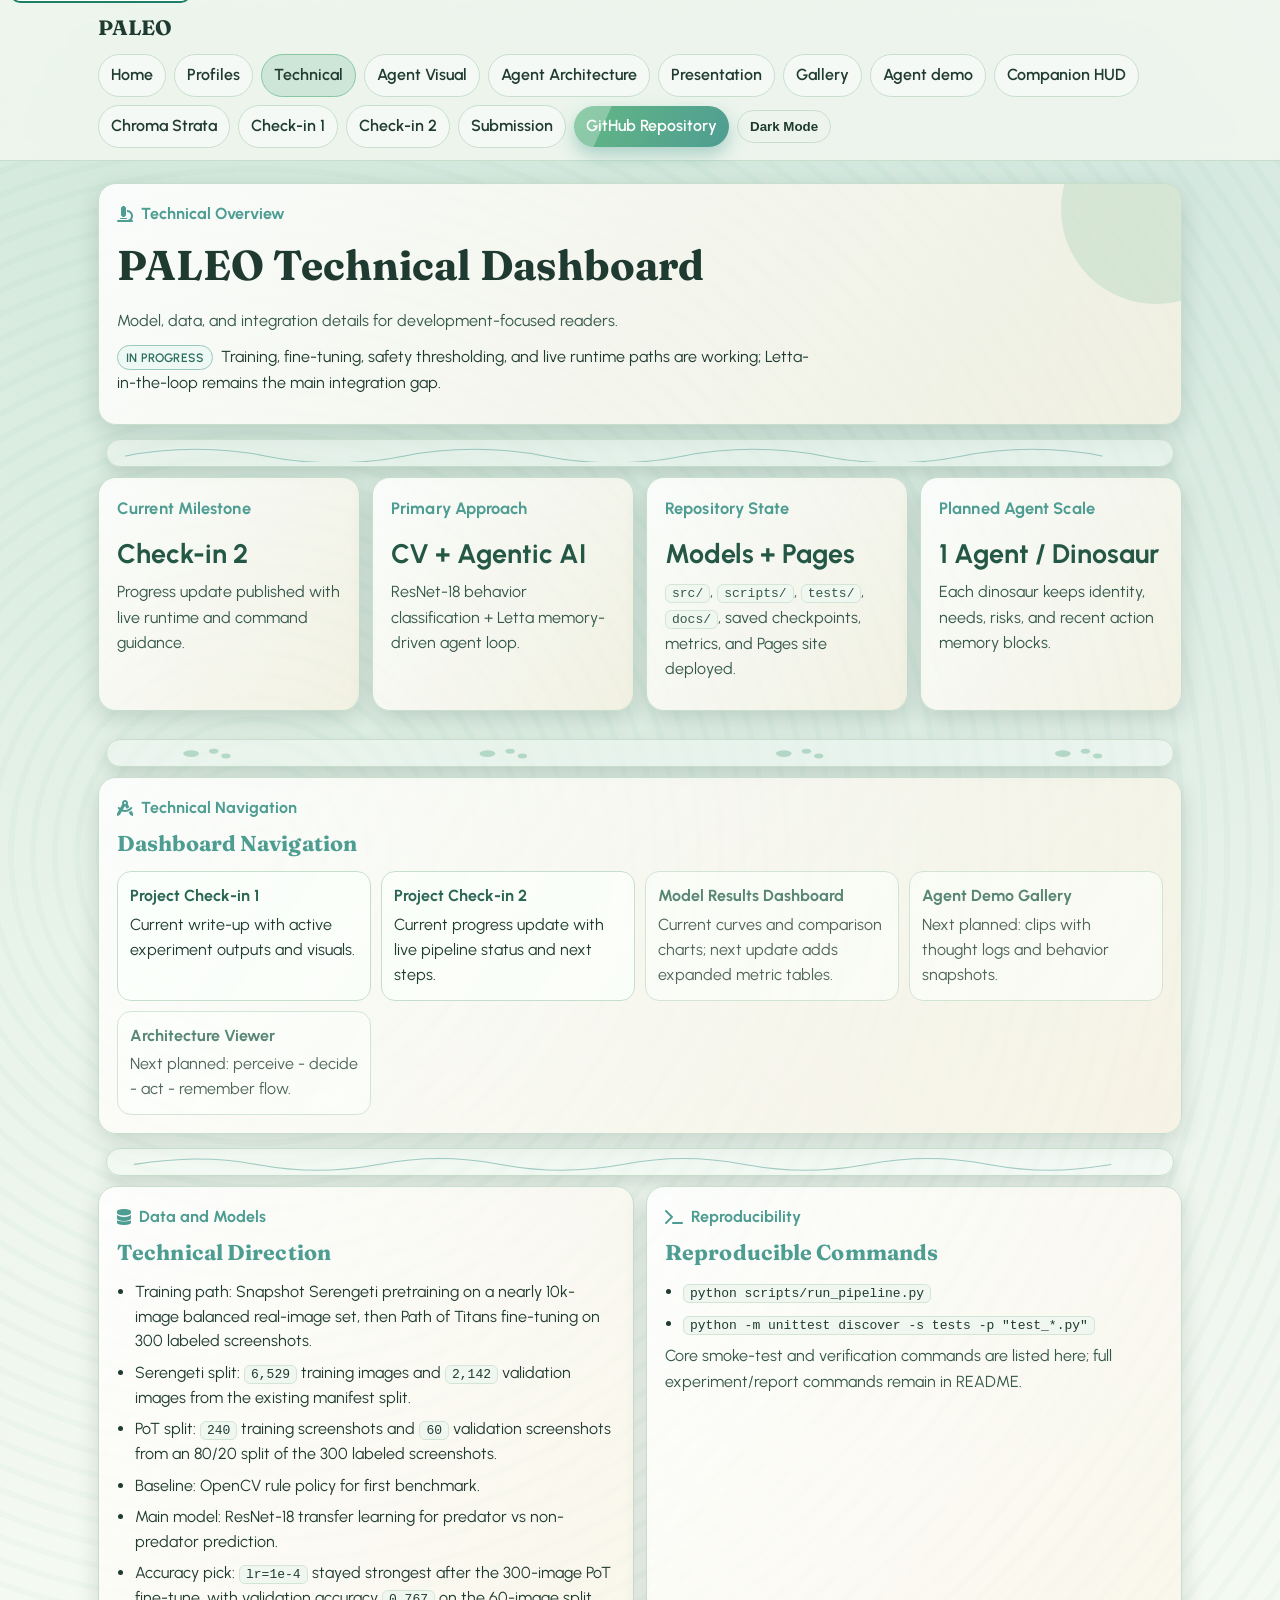
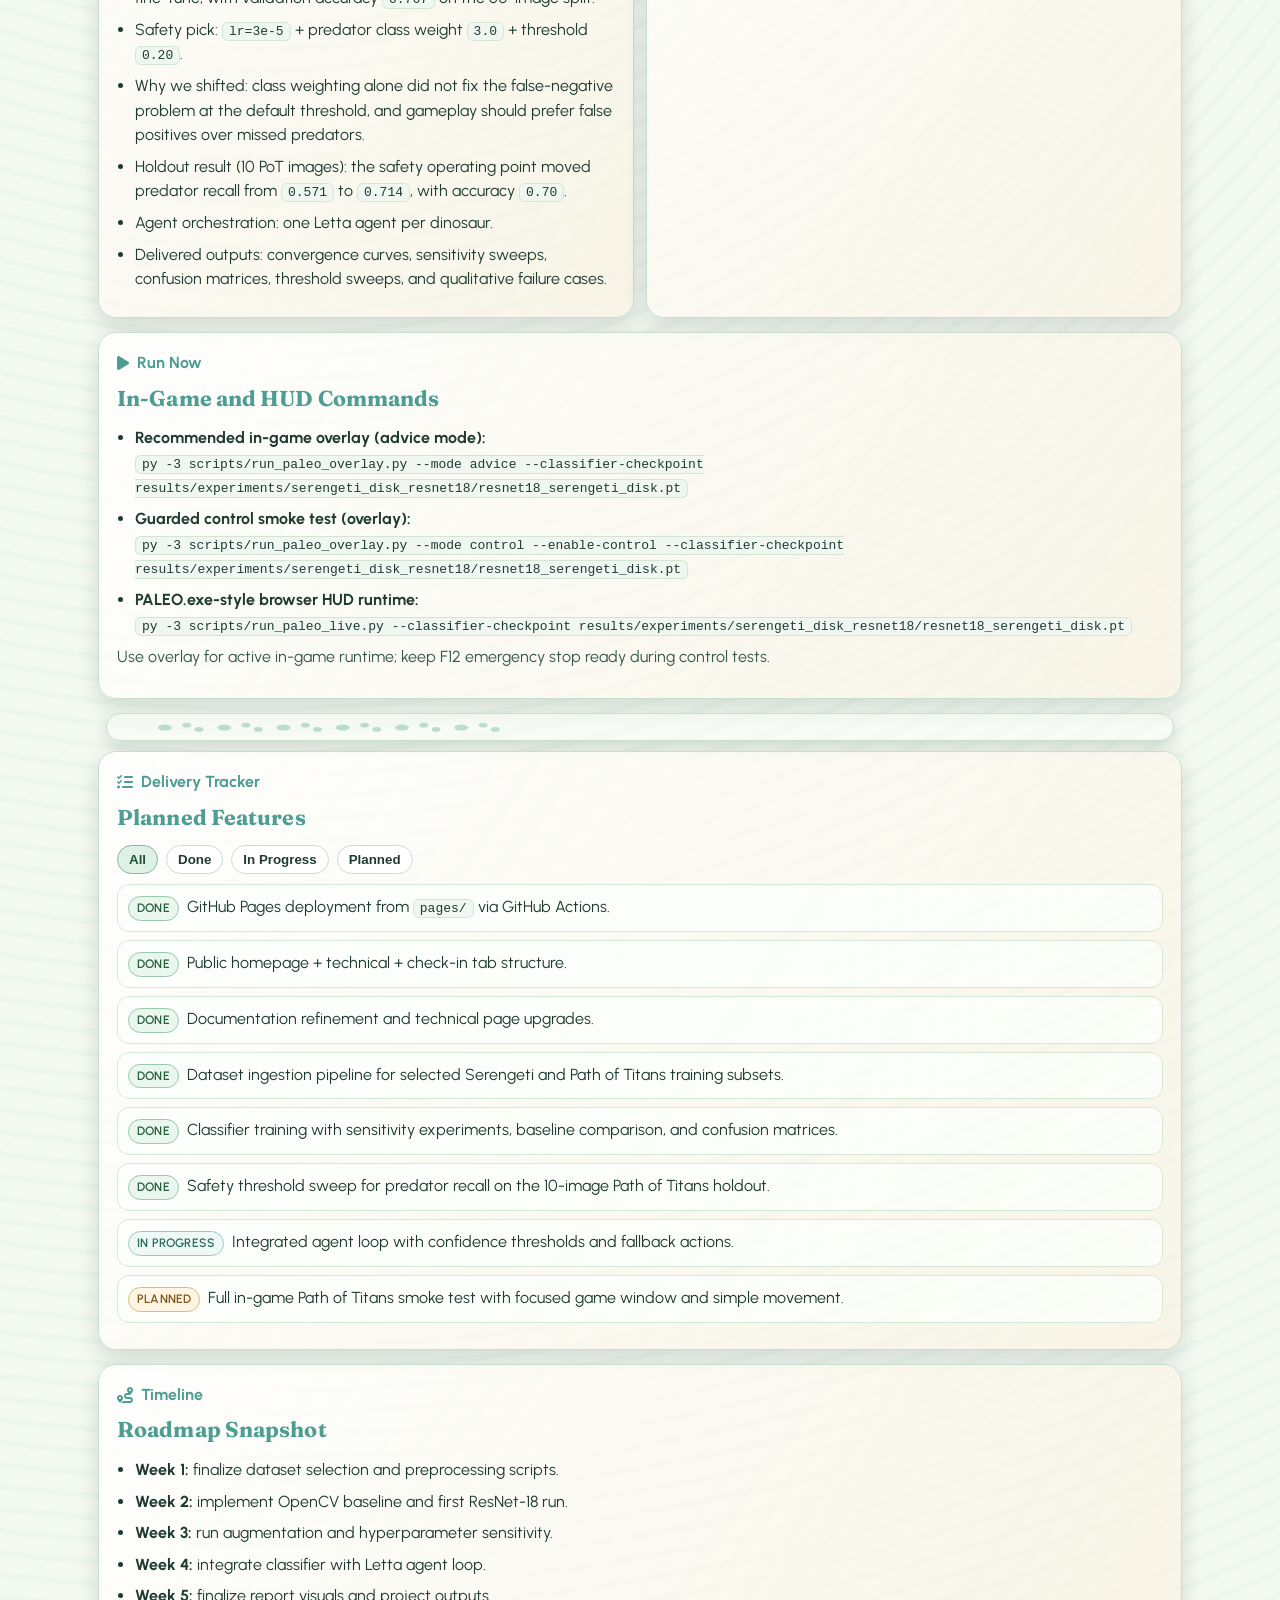
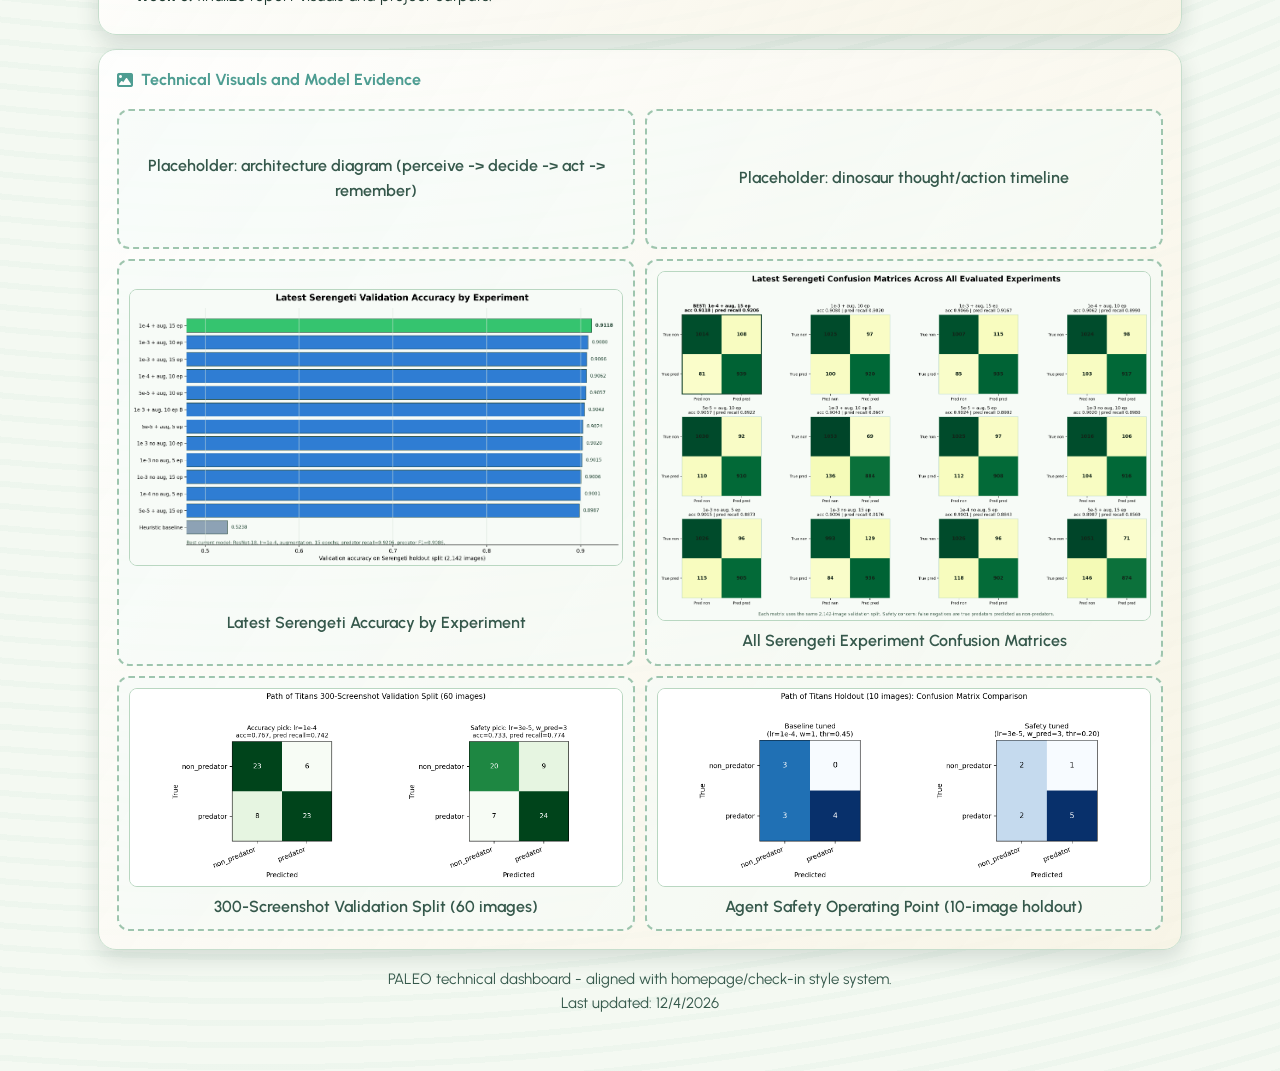
<file: pages/technical.html>
<!doctype html>
<html lang="en">
<head>
  <meta charset="utf-8" />
  <meta name="viewport" content="width=device-width, initial-scale=1" />
  <title>PALEO | Technical Dashboard</title>
  <meta name="description" content="Technical dashboard for PALEO with architecture direction, roadmap milestones, and implementation status." />
  <meta name="keywords" content="PALEO technical dashboard, dinosaur AI architecture, game AI roadmap" />
  <meta name="author" content="PALEO Team" />
  <meta property="og:title" content="PALEO | Technical Dashboard" />
  <meta property="og:description" content="Explore PALEO technical plans, model direction, and implementation progress." />
  <meta property="og:type" content="website" />
  <meta property="og:url" content="https://paleo-ai-system.github.io/PALEO/technical.html" />
  <meta name="twitter:card" content="summary" />
  <meta name="twitter:title" content="PALEO | Technical Dashboard" />
  <meta name="twitter:description" content="Technical details for PALEO AI behavior modeling and roadmap." />
  <link rel="canonical" href="https://paleo-ai-system.github.io/PALEO/technical.html" />
  <link rel="dns-prefetch" href="//cdnjs.cloudflare.com" />
  <link rel="preconnect" href="https://cdnjs.cloudflare.com" crossorigin />
  <link rel="preconnect" href="https://fonts.googleapis.com" />
  <link rel="preconnect" href="https://fonts.gstatic.com" crossorigin />
  <link href="https://fonts.googleapis.com/css2?family=Fraunces:opsz,wght@9..144,500;9..144,700&family=Urbanist:wght@400;500;600;700&display=swap" rel="stylesheet" />
  <link rel="stylesheet" href="https://cdnjs.cloudflare.com/ajax/libs/font-awesome/6.5.2/css/all.min.css" />
  <style>
    :root {
      --bg: #f4f9f2;
      --panel: rgba(255, 255, 255, 0.86);
      --ink: #1f3b31;
      --ink-soft: #35584b;
      --line: #c7decd;
      --accent: #4e9d92;
      --accent-2: #56a984;
      --cream: #f9f2e2;
      --shadow: rgba(30, 62, 50, 0.16);
      --focus-ring: #1d7f67;
    }

    body.dark {
      --bg: #0f1e1a;
      --panel: rgba(23, 38, 32, 0.82);
      --ink: #e5f5eb;
      --ink-soft: #c6e2d5;
      --line: #2b4e43;
      --accent: #6bb9c3;
      --accent-2: #75cb9f;
      --cream: #2f2a21;
      --shadow: rgba(5, 10, 8, 0.35);
      --focus-ring: #9eead3;
    }

    * { box-sizing: border-box; }
    html { scroll-behavior: smooth; }
    body {
      margin: 0;
      font-family: "Urbanist", "Segoe UI", sans-serif;
      color: var(--ink);
      line-height: 1.55;
      background:
        radial-gradient(circle at 7% 3%, rgba(86, 169, 132, 0.18), transparent 33%),
        radial-gradient(circle at 90% 5%, rgba(78, 157, 146, 0.16), transparent 31%),
        repeating-radial-gradient(circle at 20% 20%, rgba(86, 169, 132, 0.04) 0 6px, transparent 6px 22px),
        var(--bg);
      transition: background-color 0.25s ease, color 0.25s ease;
    }

    .skip-link {
      position: absolute;
      top: -44px;
      left: 10px;
      z-index: 120;
      padding: 9px 12px;
      border-radius: 10px;
      background: #ffffff;
      color: #134c3c;
      border: 2px solid var(--focus-ring);
      text-decoration: none;
      font-weight: 700;
    }
    .skip-link:focus { top: 8px; }

    .progress {
      position: fixed;
      top: 0;
      left: 0;
      width: 0;
      height: 5px;
      z-index: 100;
      background: linear-gradient(90deg, var(--accent-2), var(--accent), #89cf9a);
      box-shadow: 0 0 16px rgba(96, 193, 141, 0.5);
    }

    .nav {
      position: sticky;
      top: 0;
      z-index: 90;
      backdrop-filter: blur(9px);
      background: rgba(244, 249, 242, 0.75);
      border-bottom: 1px solid var(--line);
    }
    body.dark .nav { background: rgba(15, 30, 26, 0.75); }

    .nav-inner {
      max-width: 1120px;
      margin: 0 auto;
      padding: 12px 18px;
      display: flex;
      gap: 10px;
      flex-wrap: wrap;
      align-items: center;
      justify-content: space-between;
    }

    .brand {
      font-family: "Fraunces", serif;
      font-size: 1.3rem;
      font-weight: 700;
    }

    .nav-links { display: flex; align-items: center; gap: 8px; flex-wrap: wrap; }

    .btn {
      text-decoration: none;
      color: var(--ink);
      border: 1px solid var(--line);
      border-radius: 999px;
      padding: 8px 12px;
      font-weight: 600;
      background: rgba(255, 255, 255, 0.45);
      transition: transform 0.15s ease, border-color 0.15s ease;
    }
    .btn:hover { transform: translateY(-1px); border-color: var(--accent-2); }
    .btn.active { background: rgba(86, 169, 132, 0.2); border-color: #86c6a3; }

    .repo-btn {
      color: #fff;
      border: 0;
      background: linear-gradient(120deg, #63b884, #4e9d92, #8bcf9f, #66b5c4);
      background-size: 300% 300%;
      box-shadow: 0 8px 18px rgba(79, 157, 146, 0.42);
      position: relative;
      overflow: hidden;
      animation: repoFlow 6s ease infinite;
    }
    .repo-btn::after {
      content: "";
      position: absolute;
      top: -140%;
      left: -40%;
      width: 58%;
      height: 340%;
      transform: rotate(24deg);
      background: rgba(255, 255, 255, 0.28);
      animation: repoShine 3s linear infinite;
    }

    .mode-toggle {
      border: 1px solid var(--line);
      border-radius: 999px;
      background: transparent;
      color: var(--ink);
      padding: 8px 12px;
      font-weight: 700;
      cursor: pointer;
    }

    a:focus-visible,
    button:focus-visible,
    summary:focus-visible {
      outline: 3px solid var(--focus-ring);
      outline-offset: 2px;
    }

    .wrap { max-width: 1120px; margin: 0 auto; padding: 22px 18px 56px; }

    .hero, .card {
      background: linear-gradient(125deg, var(--panel), rgba(249, 242, 226, 0.72));
      border: 1px solid var(--line);
      border-radius: 18px;
      box-shadow: 0 8px 22px var(--shadow);
      padding: 18px;
      margin-bottom: 14px;
    }

    .hero { position: relative; overflow: hidden; }
    .hero::before {
      content: "";
      position: absolute;
      right: -70px;
      top: -70px;
      width: 190px;
      height: 190px;
      border-radius: 50%;
      background: rgba(86, 169, 132, 0.17);
    }

    h1, h2, h3 { margin: 0 0 11px; letter-spacing: 0.1px; }
    h1, h2 { font-family: "Fraunces", serif; }
    h1 { font-size: clamp(1.9rem, 4vw, 2.6rem); }
    h2 { font-size: 1.35rem; color: var(--accent); }
    h3 { font-size: 1.03rem; color: var(--accent); }

    .muted { color: var(--ink-soft); }
    p {
      margin: 0 0 10px;
      max-width: 70ch;
      line-height: 1.6;
    }
    ul { margin: 0; padding-left: 18px; }
    li { margin-bottom: 7px; line-height: 1.54; }

    .grid {
      display: grid;
      gap: 12px;
      grid-template-columns: repeat(auto-fit, minmax(240px, 1fr));
    }

    .metric {
      font-size: 1.68rem;
      font-weight: 700;
      color: #245745;
      margin: 2px 0 4px;
    }

    .status {
      display: inline-block;
      padding: 2px 8px;
      border-radius: 999px;
      font-size: 0.76rem;
      letter-spacing: 0.2px;
      margin-right: 8px;
      font-weight: 600;
      border: 1px solid;
    }
    .status.done { background: #eaf7ee; color: #275f3f; border-color: #9ac8aa; }
    .status.in-progress { background: #eef8f5; color: #2b6c5d; border-color: #9bc8be; }
    .status.planned { background: #fff5e2; color: #7e5922; border-color: #d7bb84; }

    .dash-links {
      display: grid;
      grid-template-columns: repeat(auto-fit, minmax(245px, 1fr));
      gap: 10px;
      margin-top: 8px;
    }

    .dash-link {
      display: block;
      text-decoration: none;
      color: inherit;
      border: 1px solid var(--line);
      border-radius: 14px;
      padding: 12px;
      background: rgba(252, 255, 251, 0.76);
      transition: border-color 0.15s ease, transform 0.15s ease;
    }
    .dash-link:hover { border-color: #8dbca4; transform: translateY(-1px); }
    .dash-link[aria-disabled="true"] {
      opacity: 0.78;
      pointer-events: none;
      cursor: default;
    }
    .dash-link-disabled {
      opacity: 0.78;
      cursor: default;
    }
    .link-title { font-weight: 700; margin-bottom: 4px; color: #2b6654; }

    .feature-controls {
      display: flex;
      gap: 8px;
      flex-wrap: wrap;
      margin-bottom: 10px;
    }

    .filter-btn {
      border: 1px solid var(--line);
      background: #fff;
      color: var(--ink);
      border-radius: 999px;
      padding: 6px 11px;
      font-weight: 600;
      cursor: pointer;
    }
    .filter-btn.active {
      background: #dff1e5;
      border-color: #85b697;
      color: #1f503b;
    }

    .feature {
      margin-bottom: 8px;
      padding: 10px;
      border-radius: 12px;
      border: 1px solid #d6e8d8;
      background: rgba(252, 255, 251, 0.76);
    }

    .icon-line {
      display: inline-flex;
      align-items: center;
      gap: 8px;
      margin-bottom: 6px;
      color: var(--accent);
      font-weight: 700;
    }

    .image-row {
      display: grid;
      gap: 10px;
      grid-template-columns: repeat(auto-fit, minmax(210px, 1fr));
      margin-top: 10px;
    }
    .img-placeholder {
      border: 2px dashed #9ec5ae;
      border-radius: 12px;
      min-height: 140px;
      display: grid;
      place-items: center;
      text-align: center;
      color: var(--ink-soft);
      background: rgba(245, 251, 247, 0.65);
      padding: 10px;
      font-weight: 600;
    }
    .img-slot {
      width: 100%;
      min-height: 220px;
      border: 2px dashed #9ec5ae;
      border-radius: 12px;
      object-fit: cover;
      background: rgba(245, 251, 247, 0.65);
    }

    .section-divider {
      margin: 14px 8px 10px;
      border: 1px solid var(--line);
      border-radius: 999px;
      background: rgba(255, 255, 255, 0.34);
      backdrop-filter: blur(2px);
      box-shadow: 0 6px 16px var(--shadow);
      overflow: hidden;
      padding: 4px 10px;
    }

    .section-divider svg {
      width: 100%;
      height: 18px;
      display: block;
      opacity: 0.5;
    }

    .section-divider.fern path {
      stroke: var(--accent);
      stroke-width: 1.8;
      fill: none;
      stroke-linecap: round;
      stroke-linejoin: round;
    }

    .section-divider.tracks ellipse {
      fill: var(--accent-2);
      opacity: 0.72;
    }

    .section-divider .divider-move {
      animation: driftDivider 7.5s ease-in-out infinite alternate;
    }

    .reveal {
      opacity: 0;
      transform: translateY(20px);
      transition: opacity 0.6s ease, transform 0.6s ease;
    }
    .reveal.in { opacity: 1; transform: translateY(0); }

    .footer {
      margin-top: 18px;
      font-size: 0.94rem;
      color: var(--ink-soft);
      text-align: center;
    }

    code {
      border-radius: 6px;
      padding: 1px 6px;
      background: #f0f7f1;
      border: 1px solid #d3e6d5;
    }

    @keyframes repoFlow {
      0% { background-position: 0% 50%; }
      50% { background-position: 100% 50%; }
      100% { background-position: 0% 50%; }
    }
    @keyframes repoShine {
      from { left: -45%; }
      to { left: 130%; }
    }
    @keyframes driftDivider {
      0% { transform: translateX(0); }
      100% { transform: translateX(-8px); }
    }

    @media (prefers-reduced-motion: reduce) {
      html { scroll-behavior: auto; }
      *, *::before, *::after {
        animation-duration: 0.01ms !important;
        animation-iteration-count: 1 !important;
        transition-duration: 0.01ms !important;
      }
      .reveal { opacity: 1 !important; transform: none !important; }
    }
  </style>
</head>
<body>
  <a class="skip-link" href="#mainContent">Skip to main content</a>
  <div class="progress" id="scrollProgress" aria-hidden="true"></div>
  <nav class="nav" aria-label="Primary">
    <div class="nav-inner">
      <div class="brand">PALEO</div>
      <div class="nav-links">
        <a class="btn" href="index.html">Home</a>
        <a class="btn" href="profiles/index.html">Profiles</a>
        <a class="btn active" href="technical.html" aria-current="page">Technical</a>
        <a class="btn" href="agent-visual.html">Agent Visual</a>
        <a class="btn" href="agent-architecture.html">Agent Architecture</a>
        <a class="btn" href="paleo-presentation.html">Presentation</a>
        <a class="btn" href="gallery.html">Gallery</a>
        <a class="btn" href="agent-demo.html">Agent demo</a>
        <a class="btn" href="companion-hud.html" title="Requires python scripts/serve_companion.py for live API">Companion HUD</a>
        <a class="btn" href="chroma-strata.html" title="Browser-only 2D skin layer stack + randomize">Chroma Strata</a>
        <a class="btn" href="project-checkin-1.html">Check-in 1</a>
        <a class="btn" href="project-checkin-2.html">Check-in 2</a>
        <a class="btn" href="project-submission-package.html">Submission</a>
        <a class="btn repo-btn" href="https://github.com/PALEO-AI-System/PALEO" target="_blank" rel="noopener noreferrer">GitHub Repository</a>
        <button class="mode-toggle" id="modeToggle" aria-label="Toggle color mode" aria-pressed="false">Dark Mode</button>
      </div>
    </div>
  </nav>

  <main class="wrap" id="mainContent" aria-label="PALEO technical content">
    <section class="hero reveal">
      <div class="icon-line"><i class="fa-solid fa-microscope" aria-hidden="true"></i> Technical Overview</div>
      <h1>PALEO Technical Dashboard</h1>
      <p class="muted">
        Model, data, and integration details for development-focused readers.
      </p>
      <p><span class="status in-progress">IN PROGRESS</span>Training, fine-tuning, safety thresholding, and live runtime paths are working; Letta-in-the-loop remains the main integration gap.</p>
    </section>

    <div class="section-divider fern reveal" aria-hidden="true">
      <svg viewBox="0 0 1200 30" preserveAspectRatio="none" aria-hidden="true" focusable="false">
        <g class="divider-move">
          <path d="M10 20 C60 5, 120 5, 170 20 S280 35, 330 20 S440 5, 490 20 S600 35, 650 20 S760 5, 810 20 S920 35, 970 20 S1080 5, 1130 20" />
        </g>
      </svg>
    </div>

    <section class="grid reveal" aria-label="Project metrics">
      <article class="card">
        <h3>Current Milestone</h3>
        <p class="metric">Check-in 2</p>
        <p class="muted">Progress update published with live runtime and command guidance.</p>
      </article>
      <article class="card">
        <h3>Primary Approach</h3>
        <p class="metric">CV + Agentic AI</p>
        <p class="muted">ResNet-18 behavior classification + Letta memory-driven agent loop.</p>
      </article>
      <article class="card">
        <h3>Repository State</h3>
        <p class="metric">Models + Pages</p>
        <p class="muted"><code>src/</code>, <code>scripts/</code>, <code>tests/</code>, <code>docs/</code>, saved checkpoints, metrics, and Pages site deployed.</p>
      </article>
      <article class="card">
        <h3>Planned Agent Scale</h3>
        <p class="metric">1 Agent / Dinosaur</p>
        <p class="muted">Each dinosaur keeps identity, needs, risks, and recent action memory blocks.</p>
      </article>
    </section>

    <div class="section-divider tracks reveal" aria-hidden="true">
      <svg viewBox="0 0 1200 30" preserveAspectRatio="none" aria-hidden="true" focusable="false">
        <g class="divider-move">
          <ellipse cx="85" cy="16" rx="9" ry="5.5" />
          <ellipse cx="111" cy="12" rx="5.3" ry="4.1" />
          <ellipse cx="125" cy="20" rx="5.3" ry="4.1" />
          <ellipse cx="425" cy="16" rx="9" ry="5.5" />
          <ellipse cx="451" cy="12" rx="5.3" ry="4.1" />
          <ellipse cx="465" cy="20" rx="5.3" ry="4.1" />
          <ellipse cx="765" cy="16" rx="9" ry="5.5" />
          <ellipse cx="791" cy="12" rx="5.3" ry="4.1" />
          <ellipse cx="805" cy="20" rx="5.3" ry="4.1" />
          <ellipse cx="1085" cy="16" rx="9" ry="5.5" />
          <ellipse cx="1111" cy="12" rx="5.3" ry="4.1" />
          <ellipse cx="1125" cy="20" rx="5.3" ry="4.1" />
        </g>
      </svg>
    </div>

    <section class="card reveal">
      <div class="icon-line"><i class="fa-solid fa-compass-drafting" aria-hidden="true"></i> Technical Navigation</div>
      <h2>Dashboard Navigation</h2>
      <div class="dash-links">
        <a class="dash-link" href="project-checkin-1.html">
          <div class="link-title">Project Check-in 1</div>
          <div>Current write-up with active experiment outputs and visuals.</div>
        </a>
        <a class="dash-link" href="project-checkin-2.html">
          <div class="link-title">Project Check-in 2</div>
          <div>Current progress update with live pipeline status and next steps.</div>
        </a>
        <div class="dash-link dash-link-disabled" aria-disabled="true">
          <div class="link-title">Model Results Dashboard</div>
          <div>Current curves and comparison charts; next update adds expanded metric tables.</div>
        </div>
        <div class="dash-link dash-link-disabled" aria-disabled="true">
          <div class="link-title">Agent Demo Gallery</div>
          <div>Next planned: clips with thought logs and behavior snapshots.</div>
        </div>
        <div class="dash-link dash-link-disabled" aria-disabled="true">
          <div class="link-title">Architecture Viewer</div>
          <div>Next planned: perceive - decide - act - remember flow.</div>
        </div>
      </div>
    </section>

    <div class="section-divider fern reveal" aria-hidden="true">
      <svg viewBox="0 0 1200 30" preserveAspectRatio="none" aria-hidden="true" focusable="false">
        <g class="divider-move">
          <path d="M20 19 C70 8, 110 6, 160 19 S250 32, 300 19 S390 6, 440 19 S530 32, 580 19 S670 6, 720 19 S810 32, 860 19 S950 6, 1000 19 S1090 32, 1140 19" />
        </g>
      </svg>
    </div>

    <section class="grid reveal">
      <article class="card">
        <div class="icon-line"><i class="fa-solid fa-database" aria-hidden="true"></i> Data and Models</div>
        <h2>Technical Direction</h2>
        <ul>
          <li>Training path: Snapshot Serengeti pretraining on a nearly 10k-image balanced real-image set, then Path of Titans fine-tuning on 300 labeled screenshots.</li>
          <li>Serengeti split: <code>6,529</code> training images and <code>2,142</code> validation images from the existing manifest split.</li>
          <li>PoT split: <code>240</code> training screenshots and <code>60</code> validation screenshots from an 80/20 split of the 300 labeled screenshots.</li>
          <li>Baseline: OpenCV rule policy for first benchmark.</li>
          <li>Main model: ResNet-18 transfer learning for predator vs non-predator prediction.</li>
          <li>Accuracy pick: <code>lr=1e-4</code> stayed strongest after the 300-image PoT fine-tune, with validation accuracy <code>0.767</code> on the 60-image split.</li>
          <li>Safety pick: <code>lr=3e-5</code> + predator class weight <code>3.0</code> + threshold <code>0.20</code>.</li>
          <li>Why we shifted: class weighting alone did not fix the false-negative problem at the default threshold, and gameplay should prefer false positives over missed predators.</li>
          <li>Holdout result (10 PoT images): the safety operating point moved predator recall from <code>0.571</code> to <code>0.714</code>, with accuracy <code>0.70</code>.</li>
          <li>Agent orchestration: one Letta agent per dinosaur.</li>
          <li>Delivered outputs: convergence curves, sensitivity sweeps, confusion matrices, threshold sweeps, and qualitative failure cases.</li>
        </ul>
      </article>
      <article class="card">
        <div class="icon-line"><i class="fa-solid fa-terminal" aria-hidden="true"></i> Reproducibility</div>
        <h2>Reproducible Commands</h2>
        <ul>
          <li><code>python scripts/run_pipeline.py</code></li>
          <li><code>python -m unittest discover -s tests -p "test_*.py"</code></li>
        </ul>
        <p class="muted">Core smoke-test and verification commands are listed here; full experiment/report commands remain in README.</p>
      </article>
    </section>

    <section class="card reveal">
      <div class="icon-line"><i class="fa-solid fa-play" aria-hidden="true"></i> Run Now</div>
      <h2>In-Game and HUD Commands</h2>
      <ul>
        <li><strong>Recommended in-game overlay (advice mode):</strong><br /><code>py -3 scripts/run_paleo_overlay.py --mode advice --classifier-checkpoint results/experiments/serengeti_disk_resnet18/resnet18_serengeti_disk.pt</code></li>
        <li><strong>Guarded control smoke test (overlay):</strong><br /><code>py -3 scripts/run_paleo_overlay.py --mode control --enable-control --classifier-checkpoint results/experiments/serengeti_disk_resnet18/resnet18_serengeti_disk.pt</code></li>
        <li><strong>PALEO.exe-style browser HUD runtime:</strong><br /><code>py -3 scripts/run_paleo_live.py --classifier-checkpoint results/experiments/serengeti_disk_resnet18/resnet18_serengeti_disk.pt</code></li>
      </ul>
      <p class="muted">Use overlay for active in-game runtime; keep F12 emergency stop ready during control tests.</p>
    </section>

    <div class="section-divider tracks reveal" aria-hidden="true">
      <svg viewBox="0 0 1200 30" preserveAspectRatio="none" aria-hidden="true" focusable="false">
        <g class="divider-move">
          <ellipse cx="55" cy="16" rx="8" ry="5" />
          <ellipse cx="80" cy="12" rx="5" ry="4" />
          <ellipse cx="94" cy="19" rx="5" ry="4" />
          <ellipse cx="123" cy="16" rx="8" ry="5" />
          <ellipse cx="148" cy="12" rx="5" ry="4" />
          <ellipse cx="162" cy="19" rx="5" ry="4" />
          <ellipse cx="191" cy="16" rx="8" ry="5" />
          <ellipse cx="216" cy="12" rx="5" ry="4" />
          <ellipse cx="230" cy="19" rx="5" ry="4" />
          <ellipse cx="259" cy="16" rx="8" ry="5" />
          <ellipse cx="284" cy="12" rx="5" ry="4" />
          <ellipse cx="298" cy="19" rx="5" ry="4" />
          <ellipse cx="327" cy="16" rx="8" ry="5" />
          <ellipse cx="352" cy="12" rx="5" ry="4" />
          <ellipse cx="366" cy="19" rx="5" ry="4" />
          <ellipse cx="395" cy="16" rx="8" ry="5" />
          <ellipse cx="420" cy="12" rx="5" ry="4" />
          <ellipse cx="434" cy="19" rx="5" ry="4" />
        </g>
      </svg>
    </div>

    <section class="card reveal">
      <div class="icon-line"><i class="fa-solid fa-list-check" aria-hidden="true"></i> Delivery Tracker</div>
      <h2>Planned Features</h2>
      <div class="feature-controls" role="tablist" aria-label="Feature filters">
        <button class="filter-btn active" data-filter="all">All</button>
        <button class="filter-btn" data-filter="done">Done</button>
        <button class="filter-btn" data-filter="in-progress">In Progress</button>
        <button class="filter-btn" data-filter="planned">Planned</button>
      </div>
      <div id="featureList">
        <article class="feature" data-status="done"><span class="status done">DONE</span>GitHub Pages deployment from <code>pages/</code> via GitHub Actions.</article>
        <article class="feature" data-status="done"><span class="status done">DONE</span>Public homepage + technical + check-in tab structure.</article>
        <article class="feature" data-status="done"><span class="status done">DONE</span>Documentation refinement and technical page upgrades.</article>
        <article class="feature" data-status="done"><span class="status done">DONE</span>Dataset ingestion pipeline for selected Serengeti and Path of Titans training subsets.</article>
        <article class="feature" data-status="done"><span class="status done">DONE</span>Classifier training with sensitivity experiments, baseline comparison, and confusion matrices.</article>
        <article class="feature" data-status="done"><span class="status done">DONE</span>Safety threshold sweep for predator recall on the 10-image Path of Titans holdout.</article>
        <article class="feature" data-status="in-progress"><span class="status in-progress">IN PROGRESS</span>Integrated agent loop with confidence thresholds and fallback actions.</article>
        <article class="feature" data-status="planned"><span class="status planned">PLANNED</span>Full in-game Path of Titans smoke test with focused game window and simple movement.</article>
      </div>
    </section>

    <section class="card reveal">
      <div class="icon-line"><i class="fa-solid fa-route" aria-hidden="true"></i> Timeline</div>
      <h2>Roadmap Snapshot</h2>
      <ul>
        <li><strong>Week 1:</strong> finalize dataset selection and preprocessing scripts.</li>
        <li><strong>Week 2:</strong> implement OpenCV baseline and first ResNet-18 run.</li>
        <li><strong>Week 3:</strong> run augmentation and hyperparameter sensitivity.</li>
        <li><strong>Week 4:</strong> integrate classifier with Letta agent loop.</li>
        <li><strong>Week 5:</strong> finalize report visuals and project outputs.</li>
      </ul>
    </section>

    <section class="card reveal">
      <div class="icon-line"><i class="fa-solid fa-image" aria-hidden="true"></i> Technical Visuals and Model Evidence</div>
      <div class="image-row">
        <div class="img-placeholder">
          Placeholder: architecture diagram (perceive -> decide -> act -> remember)
        </div>
        <div class="img-placeholder">
          Placeholder: dinosaur thought/action timeline
        </div>
      </div>
      <div class="image-row">
        <div class="img-placeholder">
          <img src="figures/serengeti_latest_validation_accuracy_by_experiment.png" alt="Latest Serengeti validation accuracy by experiment." style="width:100%;height:auto;border-radius:8px;border:1px solid #b9d7c1;" />
          <div style="margin-top:8px;font-weight:600;">Latest Serengeti Accuracy by Experiment</div>
        </div>
        <div class="img-placeholder">
          <img src="figures/serengeti_latest_confusion_matrix_grid.png" alt="Latest Serengeti confusion matrices across all evaluated experiments." style="width:100%;height:auto;border-radius:8px;border:1px solid #b9d7c1;" />
          <div style="margin-top:8px;font-weight:600;">All Serengeti Experiment Confusion Matrices</div>
        </div>
      </div>
      <div class="image-row">
        <div class="img-placeholder">
          <img src="figures/pot_300_val_confusion_comparison.png" alt="Path of Titans 300-screenshot validation confusion matrix comparison." style="width:100%;height:auto;border-radius:8px;border:1px solid #b9d7c1;" />
          <div style="margin-top:8px;font-weight:600;">300-Screenshot Validation Split (60 images)</div>
        </div>
        <div class="img-placeholder">
          <img src="figures/pot_confusion_matrix_comparison_baseline_vs_safety.png" alt="Baseline vs safety-tuned confusion matrices on 10 Path of Titans holdout images." style="width:100%;height:auto;border-radius:8px;border:1px solid #b9d7c1;" />
          <div style="margin-top:8px;font-weight:600;">Agent Safety Operating Point (10-image holdout)</div>
        </div>
      </div>
    </section>

    <footer class="footer reveal">
      <div>PALEO technical dashboard - aligned with homepage/check-in style system.</div>
      <div id="stamp"></div>
    </footer>
  </main>

  <script>
    (function () {
      const body = document.body;
      const modeToggle = document.getElementById("modeToggle");
      const key = "paleo-mode";
      const saved = localStorage.getItem(key);
      const reduceMotion = window.matchMedia("(prefers-reduced-motion: reduce)").matches;

      function setMode(dark) {
        body.classList.toggle("dark", dark);
        modeToggle.textContent = dark ? "Light Mode" : "Dark Mode";
        modeToggle.setAttribute("aria-pressed", dark ? "true" : "false");
        localStorage.setItem(key, dark ? "dark" : "light");
      }

      setMode(saved === "dark");
      modeToggle.addEventListener("click", function () {
        setMode(!body.classList.contains("dark"));
      });

      const buttons = Array.from(document.querySelectorAll(".filter-btn"));
      const features = Array.from(document.querySelectorAll(".feature"));

      function applyFilter(filter) {
        features.forEach(function (feature) {
          const isVisible = filter === "all" || feature.dataset.status === filter;
          feature.style.display = isVisible ? "block" : "none";
        });
        buttons.forEach(function (btn) {
          btn.classList.toggle("active", btn.dataset.filter === filter);
        });
      }

      buttons.forEach(function (btn) {
        btn.addEventListener("click", function () {
          applyFilter(btn.dataset.filter);
        });
      });

      const bar = document.getElementById("scrollProgress");
      let scrollTicking = false;
      function updateScrollProgress() {
        const top = window.scrollY;
        const height = document.documentElement.scrollHeight - window.innerHeight;
        const pct = height <= 0 ? 0 : (top / height) * 100;
        bar.style.width = pct + "%";
        scrollTicking = false;
      }
      window.addEventListener("scroll", function () {
        if (!scrollTicking) {
          scrollTicking = true;
          window.requestAnimationFrame(updateScrollProgress);
        }
      }, { passive: true });
      updateScrollProgress();

      const revealEls = document.querySelectorAll(".reveal");
      if (reduceMotion) {
        revealEls.forEach(function (section) {
          section.classList.add("in");
        });
      } else {
        const observer = new IntersectionObserver(function (entries) {
          entries.forEach(function (entry) {
            if (entry.isIntersecting) {
              entry.target.classList.add("in");
            }
          });
        }, { threshold: 0.15 });
        revealEls.forEach(function (section) {
          observer.observe(section);
        });
      }

      document.getElementById("stamp").textContent =
        "Last updated: " + new Date().toLocaleDateString();
      applyFilter("all");
    })();
  </script>
</body>
</html>
</file>
<file: pages/profiles/css/profiles.css>
/* PALEO Profiles — standalone wiki aesthetic (dark-first) */
@import url("https://fonts.googleapis.com/css2?family=DM+Sans:ital,opsz,wght@0,9..40,400;0,9..40,500;0,9..40,600;0,9..40,700;1,9..40,400&family=Outfit:wght@450;500;600;700&display=swap");

:root {
  --bg-deep: #07090e;
  --bg: #0c1017;
  --bg-elev: #121822;
  --bg-hover: #1a2230;
  --ink: #e8edf5;
  --ink-soft: #98a3b8;
  --line: rgba(255, 255, 255, 0.08);
  --focus: #7cc4ff;
  --radius: 14px;
  --shadow: 0 18px 48px rgba(0, 0, 0, 0.45);
  /* Default accent (overridden per theme) */
  --accent: #e8b84a;
  --accent-dim: rgba(232, 184, 74, 0.14);
  --accent-glow: rgba(232, 184, 74, 0.35);
  --danger: #e85d5d;
  --danger-dim: rgba(232, 93, 93, 0.14);
  --font-display: "Outfit", system-ui, sans-serif;
  --font-body: "DM Sans", system-ui, sans-serif;
}

.theme-kto {
  --accent: #e8b84a;
  --accent-2: #f0ca6c;
  --accent-dim: rgba(232, 184, 74, 0.14);
  --accent-glow: rgba(232, 184, 74, 0.4);
}

.theme-base {
  --accent: #e85d5d;
  --accent-2: #ff7a7a;
  --accent-dim: rgba(232, 93, 93, 0.14);
  --accent-glow: rgba(232, 93, 93, 0.35);
}

*,
*::before,
*::after {
  box-sizing: border-box;
}

html {
  scroll-behavior: smooth;
}

body {
  margin: 0;
  font-family: var(--font-body);
  font-optical-sizing: auto;
  background: var(--bg-deep);
  color: var(--ink);
  line-height: 1.65;
  min-height: 100vh;
  background-image:
    radial-gradient(ellipse 80% 50% at 50% -20%, var(--accent-dim), transparent),
    radial-gradient(ellipse 60% 40% at 100% 0%, rgba(80, 120, 255, 0.06), transparent);
}

a {
  color: var(--accent-2, var(--accent));
  text-decoration-thickness: 1px;
  text-underline-offset: 3px;
}

a:hover {
  color: var(--ink);
}

.skip-link {
  position: absolute;
  top: -48px;
  left: 12px;
  z-index: 200;
  padding: 10px 14px;
  background: var(--bg-elev);
  color: var(--ink);
  border: 2px solid var(--focus);
  border-radius: 10px;
  font-weight: 700;
}

.skip-link:focus {
  top: 10px;
}

/* Nav */
.profiles-nav {
  position: sticky;
  top: 0;
  z-index: 100;
  border-bottom: 1px solid var(--line);
  background: rgba(7, 9, 14, 0.82);
  backdrop-filter: blur(12px);
}

.profiles-nav-inner {
  max-width: 1180px;
  margin: 0 auto;
  padding: 14px 20px;
  display: flex;
  align-items: center;
  justify-content: space-between;
  gap: 12px;
  flex-wrap: wrap;
}

.profiles-brand {
  font-family: var(--font-display);
  font-weight: 700;
  font-size: 1.15rem;
  letter-spacing: 0.02em;
  display: flex;
  align-items: center;
  gap: 10px;
  color: var(--ink);
  text-decoration: none;
}

.profiles-brand span.accent {
  color: var(--accent);
}

.profiles-brand-badge {
  font-size: 0.68rem;
  font-weight: 600;
  text-transform: uppercase;
  letter-spacing: 0.12em;
  padding: 4px 9px;
  border-radius: 999px;
  border: 1px solid var(--line);
  color: var(--ink-soft);
}

.profiles-links {
  display: flex;
  flex-wrap: wrap;
  align-items: center;
  gap: 8px;
}

.profiles-links a {
  text-decoration: none;
  font-weight: 600;
  font-size: 0.92rem;
  padding: 8px 14px;
  border-radius: 999px;
  border: 1px solid var(--line);
  color: var(--ink-soft);
  background: transparent;
  transition: border-color 0.15s ease, color 0.15s ease, background 0.15s ease;
}

.profiles-links a:hover {
  color: var(--ink);
  border-color: var(--accent);
  background: var(--accent-dim);
}

.profiles-links a.home-link {
  border-color: rgba(124, 196, 255, 0.35);
  color: #9ccfff;
}

/* Sticky in-profile section nav (under site header) */
.profile-subnav {
  position: sticky;
  top: 53px;
  z-index: 95;
  border-bottom: 1px solid var(--line);
  background: rgba(7, 9, 14, 0.88);
  backdrop-filter: blur(12px);
}

.profile-subnav-inner {
  max-width: 1180px;
  margin: 0 auto;
  padding: 8px 20px;
  display: flex;
  flex-wrap: nowrap;
  gap: 6px;
  overflow-x: auto;
  scrollbar-width: thin;
}

.profile-subnav-tab {
  flex: 0 0 auto;
  font-family: var(--font-body);
  font-weight: 600;
  font-size: 0.78rem;
  padding: 7px 12px;
  border-radius: 999px;
  border: 1px solid var(--line);
  background: var(--bg-deep);
  color: var(--ink-soft);
  cursor: pointer;
  white-space: nowrap;
  transition: border-color 0.15s ease, color 0.15s ease, background 0.15s ease;
}

.profile-subnav-tab:hover {
  color: var(--ink);
  border-color: var(--accent);
  background: var(--accent-dim);
}

.wrap {
  max-width: 1180px;
  margin: 0 auto;
  padding: 28px 20px 72px;
}

h1,
h2,
h3 {
  font-family: var(--font-display);
  line-height: 1.2;
  letter-spacing: -0.02em;
  margin: 0 0 12px;
}

h1 {
  font-size: clamp(2rem, 4.5vw, 2.75rem);
}

h2 {
  font-size: 1.35rem;
  margin-top: 36px;
  padding-bottom: 8px;
  border-bottom: 1px solid var(--line);
  color: var(--ink);
}

h3 {
  font-size: 1.05rem;
  color: var(--accent);
  margin-top: 22px;
}

p,
li {
  color: var(--ink-soft);
  max-width: 72ch;
}

.lead {
  font-size: 1.08rem;
  color: var(--ink-soft);
  max-width: 65ch;
}

.muted {
  font-size: 0.9rem;
  color: var(--ink-soft);
}

/* Dashboard cards */
.dashboard-hero {
  margin-bottom: 32px;
}

.dashboard-hero h1 {
  margin-bottom: 8px;
}

.dashboard-grid {
  display: grid;
  grid-template-columns: repeat(auto-fill, minmax(270px, 1fr));
  gap: 18px;
}

.creature-card {
  display: block;
  text-decoration: none;
  border-radius: var(--radius);
  border: 1px solid var(--line);
  background: var(--bg-elev);
  overflow: hidden;
  box-shadow: var(--shadow);
  transition: transform 0.18s ease, border-color 0.18s ease, box-shadow 0.18s ease;
}

.creature-card:hover {
  transform: translateY(-4px);
  border-color: rgba(255, 255, 255, 0.14);
  box-shadow: 0 22px 56px rgba(0, 0, 0, 0.55), 0 0 0 1px var(--accent-glow);
}

.creature-card-image {
  aspect-ratio: 16 / 10;
  background: var(--bg);
  background-size: cover;
  background-position: center;
  position: relative;
}

.creature-card-image::after {
  content: "";
  position: absolute;
  inset: 0;
  background: linear-gradient(180deg, transparent 40%, rgba(7, 9, 14, 0.92) 100%);
}

.creature-card-body {
  padding: 16px 18px 18px;
  position: relative;
}

.creature-card-tag {
  position: absolute;
  top: -12px;
 right: 14px;
  font-size: 0.7rem;
  font-weight: 700;
  text-transform: uppercase;
  letter-spacing: 0.08em;
  padding: 5px 10px;
  border-radius: 999px;
  background: var(--accent);
  color: #0a0c10;
}

.creature-card.theme-base .creature-card-tag {
  background: var(--danger);
  color: #fff;
}

.creature-card-name {
  font-family: var(--font-display);
  font-weight: 700;
  font-size: 1.25rem;
  color: var(--ink);
  margin: 0 0 4px;
}

.creature-card-sub {
  font-size: 0.9rem;
  color: var(--ink-soft);
  margin: 0;
}

.creature-card-badge {
  display: inline-flex;
  align-items: center;
  margin-top: 12px;
  padding: 5px 10px;
  border-radius: 999px;
  border: 1px solid rgba(124, 196, 255, 0.35);
  background: rgba(124, 196, 255, 0.12);
  color: #9ccfff;
  font-size: 0.72rem;
  font-weight: 700;
  text-transform: uppercase;
  letter-spacing: 0.08em;
}

/* Profile hero */
.profile-hero {
  display: grid;
  grid-template-columns: 1fr 1.1fr;
  gap: 24px;
  align-items: stretch;
  margin-bottom: 32px;
}

@media (max-width: 880px) {
  .profile-hero {
    grid-template-columns: 1fr;
  }
}

.profile-hero-visual {
  border-radius: var(--radius);
  border: 1px solid var(--line);
  min-height: 280px;
  background-size: cover;
  background-position: center;
  box-shadow: var(--shadow);
  position: relative;
  overflow: hidden;
}

.profile-hero-visual::before {
  content: "";
  position: absolute;
  inset: 0;
  background: linear-gradient(135deg, var(--accent-dim), transparent 50%);
  pointer-events: none;
}

.profile-hero-text .eyebrow {
  font-size: 0.72rem;
  font-weight: 700;
  text-transform: uppercase;
  letter-spacing: 0.14em;
  color: var(--accent);
  margin-bottom: 8px;
}

.stat-chips {
  display: flex;
  flex-wrap: wrap;
  gap: 8px;
  margin: 16px 0;
}

.stat-chip {
  font-size: 0.82rem;
  font-weight: 600;
  padding: 6px 11px;
  border-radius: 8px;
  background: var(--bg-elev);
  border: 1px solid var(--line);
  color: var(--ink-soft);
}

.star-row {
  display: flex;
  flex-wrap: wrap;
  gap: 10px 20px;
  margin-top: 14px;
}

.star-item {
  font-size: 0.88rem;
  color: var(--ink-soft);
}

.star-item strong {
  color: var(--ink);
  display: block;
  font-size: 0.75rem;
  text-transform: uppercase;
  letter-spacing: 0.06em;
  margin-bottom: 2px;
}

.stars {
  color: var(--accent);
  letter-spacing: 1px;
}

/* Panels & tables */
.panel {
  background: var(--bg-elev);
  border: 1px solid var(--line);
  border-radius: var(--radius);
  padding: 18px 20px;
  margin: 16px 0 24px;
  box-shadow: 0 8px 28px rgba(0, 0, 0, 0.25);
}

.table-wrap {
  overflow-x: auto;
  margin: 12px 0;
  border-radius: 10px;
  border: 1px solid var(--line);
}

table.profile-table {
  width: 100%;
  border-collapse: collapse;
  font-size: 0.88rem;
}

table.profile-table th,
table.profile-table td {
  padding: 10px 12px;
  text-align: left;
  border-bottom: 1px solid var(--line);
}

table.profile-table th {
  font-family: var(--font-display);
  font-weight: 600;
  color: var(--ink);
  background: rgba(0, 0, 0, 0.25);
}

table.profile-table tr:last-child td {
  border-bottom: none;
}

table.profile-table td.num {
  font-variant-numeric: tabular-nums;
  white-space: nowrap;
}

table.profile-table th.th-stat-icon {
  text-align: center;
  vertical-align: bottom;
  min-width: 3.25rem;
}

table.profile-table th.th-stat-icon i {
  display: block;
  margin: 0 auto 2px;
  font-size: 0.95rem;
  color: var(--accent);
  opacity: 0.92;
}

table.profile-table th.th-stat-icon .th-stat-lbl {
  display: block;
  font-size: 0.58rem;
  font-weight: 700;
  text-transform: uppercase;
  letter-spacing: 0.04em;
  color: var(--ink-soft);
  line-height: 1.15;
}

table.profile-table th.th-abil-icon {
  width: 40px;
}

table.profile-table th.th-desc {
  min-width: 160px;
}

/* Tabs */
.tab-bar {
  display: flex;
  flex-wrap: wrap;
  gap: 8px;
  margin-bottom: 12px;
}

.tab-btn {
  font-family: var(--font-body);
  font-weight: 600;
  font-size: 0.88rem;
  padding: 8px 14px;
  border-radius: 999px;
  border: 1px solid var(--line);
  background: var(--bg);
  color: var(--ink-soft);
  cursor: pointer;
  transition: background 0.15s ease, border-color 0.15s ease, color 0.15s ease;
}

.tab-btn:hover {
  color: var(--ink);
  border-color: var(--accent);
}

.tab-btn[aria-selected="true"] {
  background: var(--accent-dim);
  border-color: var(--accent);
  color: var(--accent);
}

.tab-panel[hidden] {
  display: none !important;
}

pre.curve-dump {
  font-family: ui-monospace, "Cascadia Code", monospace;
  font-size: 0.72rem;
  line-height: 1.45;
  padding: 16px;
  margin: 0;
  background: #05070b;
  color: #b8c5d9;
  overflow-x: auto;
  max-height: min(70vh, 520px);
  overflow-y: auto;
  white-space: pre-wrap;
  word-break: break-word;
}

/* Skins */
.skin-grid {
  display: grid;
  grid-template-columns: repeat(auto-fill, minmax(240px, 1fr));
  gap: 14px;
}

.skin-card {
  border: 1px solid var(--line);
  border-radius: var(--radius);
  padding: 14px;
  background: var(--bg);
}

.skin-card h4 {
  margin: 0 0 8px;
  font-family: var(--font-display);
  font-size: 1rem;
  color: var(--ink);
}

.skin-notes label {
  display: block;
  font-size: 0.78rem;
  font-weight: 600;
  text-transform: uppercase;
  letter-spacing: 0.06em;
  color: var(--ink-soft);
  margin-bottom: 6px;
  margin-top: 10px;
}

.skin-notes textarea {
  width: 100%;
  min-height: 64px;
  padding: 8px 10px;
  border-radius: 8px;
  border: 1px solid var(--line);
  background: var(--bg-deep);
  color: var(--ink);
  font-family: var(--font-body);
  font-size: 0.85rem;
  resize: vertical;
}

.skin-notes button {
  margin-top: 8px;
  font-weight: 600;
  font-size: 0.82rem;
  padding: 6px 12px;
  border-radius: 8px;
  border: 1px solid var(--accent);
  background: var(--accent-dim);
  color: var(--accent);
  cursor: pointer;
}

.skin-notes button:hover {
  background: rgba(232, 184, 74, 0.25);
}

/* Loadout */
.loadout-grid {
  display: grid;
  grid-template-columns: repeat(auto-fill, minmax(220px, 1fr));
  gap: 14px;
  margin-top: 12px;
}

.loadout-field label {
  display: block;
  font-size: 0.78rem;
  font-weight: 600;
  text-transform: uppercase;
  letter-spacing: 0.05em;
  color: var(--ink-soft);
  margin-bottom: 6px;
}

.loadout-field select {
  width: 100%;
  padding: 10px 12px;
  border-radius: 8px;
  border: 1px solid var(--line);
  background: var(--bg-deep);
  color: var(--ink);
  font-family: var(--font-body);
  font-size: 0.9rem;
}

.loadout-actions {
  display: flex;
  flex-wrap: wrap;
  gap: 10px;
  margin-top: 16px;
}

.loadout-actions button {
  font-weight: 600;
  font-size: 0.88rem;
  padding: 9px 16px;
  border-radius: 8px;
  border: 1px solid var(--line);
  background: var(--bg-elev);
  color: var(--ink);
  cursor: pointer;
}

.loadout-actions button.primary {
  border-color: var(--accent);
  background: var(--accent-dim);
  color: var(--accent);
}

.loadout-actions button:hover {
  border-color: var(--accent);
}

.loadout-status {
  margin-top: 12px;
  font-size: 0.88rem;
  color: var(--ink-soft);
}

/* Gallery */
.gallery-grid {
  display: grid;
  grid-template-columns: repeat(auto-fill, minmax(200px, 1fr));
  gap: 12px;
}

.gallery-item {
  border-radius: 10px;
  overflow: hidden;
  border: 1px solid var(--line);
  background: var(--bg);
}

.gallery-item img {
  width: 100%;
  aspect-ratio: 4 / 3;
  object-fit: cover;
  display: block;
}

.gallery-item figcaption {
  padding: 10px 12px;
  font-size: 0.82rem;
  color: var(--ink-soft);
}

.sources-list {
  font-size: 0.88rem;
  padding-left: 1.2em;
}

.sources-list li {
  margin-bottom: 8px;
}

.icon-inline {
  width: 28px;
  height: 28px;
  vertical-align: middle;
  margin-right: 6px;
  border-radius: 4px;
}

#profile-root.loading {
  opacity: 0.5;
  pointer-events: none;
}

.error-banner {
  background: var(--danger-dim);
  border: 1px solid var(--danger);
  color: #ffb4b4;
  padding: 14px 16px;
  border-radius: var(--radius);
  margin: 16px 0;
}

/* Dashboard “how to use” expander */
details.profiles-howto {
  margin-bottom: 22px;
}

details.profiles-howto summary {
  cursor: pointer;
  font-family: var(--font-display);
  color: var(--ink);
  padding: 4px 0;
}

details.profiles-howto summary::-webkit-details-marker {
  color: var(--accent);
}

.profiles-howto-body {
  margin-top: 12px;
  padding-top: 12px;
  border-top: 1px solid var(--line);
}

.profiles-howto-body p {
  font-size: 0.92rem;
  margin-bottom: 12px;
}

.profiles-howto-body code {
  font-size: 0.86em;
  padding: 2px 6px;
  border-radius: 6px;
  background: var(--bg-deep);
  border: 1px solid var(--line);
}

/* —— Profile overhaul (Deinosuchus v2) —— */
.profile-toc {
  position: sticky;
  top: 56px;
  z-index: 50;
  padding: 14px 16px;
  margin-bottom: 22px;
  border-radius: var(--radius);
  border: 1px solid var(--line);
  background: rgba(12, 16, 23, 0.92);
  backdrop-filter: blur(10px);
}

.toc-title {
  font-family: var(--font-display);
  font-size: 0.95rem;
  margin: 0 0 10px;
}

.profile-toc ul {
  margin: 0;
  padding-left: 1.2em;
  columns: 2 200px;
  gap: 12px;
  font-size: 0.88rem;
}

.profile-toc a {
  text-decoration: none;
  color: var(--ink-soft);
}

.profile-toc a:hover {
  color: var(--accent);
}

.profile-top {
  margin-bottom: 28px;
}

.profile-hero-banner {
  width: 100%;
  min-height: min(52vh, 520px);
  border-radius: var(--radius);
  border: 1px solid var(--line);
  background-size: cover;
  background-position: center top;
  background-repeat: no-repeat;
  box-shadow: var(--shadow);
}

.hero-caption-banner {
  text-align: center;
  margin: 6px 0 20px;
  max-width: 62ch;
  margin-left: auto;
  margin-right: auto;
}

.profile-hero-below .eyebrow {
  font-size: 0.72rem;
  font-weight: 700;
  text-transform: uppercase;
  letter-spacing: 0.14em;
  color: var(--accent);
  margin-bottom: 8px;
}

.profile-hero-split {
  display: grid;
  grid-template-columns: minmax(260px, 1fr) minmax(320px, 1.25fr);
  gap: 22px;
  align-items: start;
}

@media (max-width: 920px) {
  .profile-hero-split {
    grid-template-columns: 1fr;
  }
}

.profile-hero-main .eyebrow {
  font-size: 0.72rem;
  font-weight: 700;
  text-transform: uppercase;
  letter-spacing: 0.14em;
  color: var(--accent);
  margin-bottom: 8px;
}

.profile-title {
  font-family: var(--font-display);
  font-size: clamp(1.75rem, 4vw, 2.6rem);
  margin: 0 0 10px;
  letter-spacing: -0.02em;
}

.profile-intro {
  font-size: 1.02rem;
  color: var(--ink-soft);
  max-width: 62ch;
  margin: 0 0 14px;
}

.hero-meta-row {
  display: flex;
  flex-wrap: wrap;
  align-items: flex-end;
  gap: 14px 22px;
  margin-bottom: 16px;
}

.meta-block {
  min-width: 120px;
}

.meta-block.meta-curve .qf-val {
  font-family: ui-monospace, "Cascadia Code", monospace;
  font-size: 0.92rem;
}

.meta-copy {
  display: flex;
  align-items: center;
  gap: 10px;
}

.copy-mod-btn {
  font-family: var(--font-body);
  font-weight: 600;
  font-size: 0.82rem;
  padding: 8px 14px;
  border-radius: 999px;
  border: 1px solid var(--accent);
  background: var(--accent-dim);
  color: var(--accent);
  cursor: pointer;
  display: inline-flex;
  align-items: center;
  gap: 8px;
}

.copy-mod-btn:hover {
  background: rgba(232, 184, 74, 0.28);
}

.copy-flash {
  font-size: 0.78rem;
  color: var(--ink-soft);
  min-height: 1.2em;
}

.font-mono {
  font-family: ui-monospace, "Cascadia Code", monospace;
}

.quick-facts {
  display: grid;
  grid-template-columns: repeat(auto-fit, minmax(200px, 1fr));
  gap: 10px;
  margin-bottom: 16px;
}

.qf-item {
  padding: 10px 12px;
  border-radius: 10px;
  border: 1px solid var(--line);
  background: var(--bg-elev);
}

.qf-label {
  display: block;
  font-size: 0.68rem;
  font-weight: 700;
  text-transform: uppercase;
  letter-spacing: 0.08em;
  color: var(--accent);
  margin-bottom: 4px;
}

.qf-val {
  font-size: 0.88rem;
  color: var(--ink);
  line-height: 1.35;
}

.group-slot-hero {
  display: grid;
  grid-template-columns: auto 1fr;
  grid-template-rows: auto auto;
  gap: 4px 14px;
  padding: 16px 18px;
  margin-bottom: 14px;
  border-radius: var(--radius);
  border: 2px solid var(--accent);
  background: linear-gradient(135deg, var(--accent-dim), rgba(0, 0, 0, 0.2));
  box-shadow: 0 0 24px var(--accent-glow);
}

.gsl {
  grid-column: 1;
  font-size: 0.72rem;
  font-weight: 800;
  text-transform: uppercase;
  letter-spacing: 0.14em;
  color: var(--accent);
  align-self: end;
}

.gsn {
  grid-column: 2;
  font-size: 2.75rem;
  font-weight: 800;
  font-family: var(--font-display);
  line-height: 1;
  color: var(--ink);
}

.gsd {
  grid-column: 1 / -1;
  font-size: 0.88rem;
  color: var(--ink-soft);
}

.mod-strip {
  display: flex;
  flex-wrap: wrap;
  gap: 8px;
  margin-bottom: 12px;
}

.mod-pill {
  font-size: 0.8rem;
  padding: 6px 11px;
  border-radius: 8px;
  border: 1px solid var(--line);
  background: var(--bg-deep);
  color: var(--ink-soft);
}

.mod-pill strong {
  color: var(--accent);
  margin-right: 6px;
}

.mod-pill.note {
  flex: 1 1 220px;
  border-style: dashed;
}

.profile-section {
  margin-bottom: 36px;
  scroll-margin-top: 118px;
}

.profile-section h2 {
  margin-top: 0;
}

.vital-cards {
  display: grid;
  grid-template-columns: repeat(auto-fill, minmax(140px, 1fr));
  gap: 12px;
}

.vital-card {
  padding: 12px 14px;
  border-radius: 10px;
  border: 1px solid var(--line);
  background: var(--bg-elev);
}

.vk {
  display: block;
  font-size: 0.68rem;
  font-weight: 700;
  text-transform: uppercase;
  letter-spacing: 0.06em;
  color: var(--ink-soft);
  margin-bottom: 6px;
}

.vv {
  font-size: 1.15rem;
  font-weight: 700;
  font-variant-numeric: tabular-nums;
  color: var(--accent);
}

.slot-layout-rail {
  display: flex;
  flex-wrap: wrap;
  gap: 10px;
}

.slot-layout-cell {
  flex: 1 1 90px;
  min-width: 80px;
  text-align: center;
  padding: 12px 8px;
  border-radius: 10px;
  border: 1px solid var(--line);
  background: var(--bg-elev);
}

.sl-name {
  display: block;
  font-size: 0.68rem;
  text-transform: uppercase;
  letter-spacing: 0.06em;
  color: var(--ink-soft);
  margin-bottom: 6px;
}

.sl-count {
  font-size: 1.4rem;
  font-weight: 800;
  font-family: var(--font-display);
}

.sl-zero {
  color: var(--ink-soft);
  opacity: 0.45;
}

.sl-has {
  color: var(--accent);
}

.curve-link-banner {
  padding: 14px 16px;
  margin: 12px 0 18px;
  border-radius: var(--radius);
  border: 1px solid rgba(124, 196, 255, 0.35);
  background: rgba(30, 58, 90, 0.35);
}

.curve-official-link {
  font-weight: 700;
  color: #9ccfff !important;
  text-decoration: none;
}

.curve-official-link:hover {
  color: #fff !important;
}

.abilities-table .abil-icon {
  width: 36px;
  height: 36px;
  border-radius: 6px;
  object-fit: contain;
  background: var(--bg-deep);
}

.abil-detail {
  font-size: 0.82rem;
  max-width: 220px;
}

.curve-key-list {
  font-size: 0.72rem;
  margin: 8px 0 0;
  padding: 8px 10px;
  background: var(--bg-deep);
  border-radius: 8px;
  max-height: 160px;
  overflow: auto;
}

.skin-showcase-grid {
  display: grid;
  grid-template-columns: repeat(auto-fill, minmax(160px, 1fr));
  gap: 14px;
}

.skin-showcase-card {
  border-radius: var(--radius);
  overflow: hidden;
  border: 3px solid;
  background: var(--bg-elev);
  transition: transform 0.15s ease, box-shadow 0.15s ease;
}

.skin-showcase-card:hover {
  transform: translateY(-3px);
  box-shadow: 0 12px 28px rgba(0, 0, 0, 0.35);
}

.skin-showcase-card.rarity-common {
  border-color: rgba(255, 255, 255, 0.75);
}

.skin-showcase-card.rarity-uncommon {
  border-color: #4ade80;
  box-shadow: 0 0 16px rgba(74, 222, 128, 0.25);
}

.skin-showcase-card.rarity-rare {
  border-color: #60a5fa;
  box-shadow: 0 0 16px rgba(96, 165, 250, 0.28);
}

.skin-showcase-card.rarity-legendary {
  border-color: #c084fc;
  box-shadow: 0 0 18px rgba(192, 132, 252, 0.35);
}

.skin-showcase-thumb {
  aspect-ratio: 16 / 10;
  background-size: cover;
  background-position: center;
}

.skin-rarity-tag {
  display: inline-block;
  margin: 8px 10px 0;
  font-size: 0.65rem;
  font-weight: 800;
  text-transform: uppercase;
  letter-spacing: 0.08em;
  padding: 3px 8px;
  border-radius: 999px;
  background: var(--bg-deep);
}

.skin-showcase-name {
  margin: 6px 12px 4px;
  font-size: 1rem;
}

.skin-showcase-marks {
  margin: 0 12px 12px;
  font-size: 0.82rem;
  color: var(--ink-soft);
}

.gallery-game-grid {
  display: grid;
  grid-template-columns: repeat(auto-fill, minmax(240px, 1fr));
  gap: 14px;
}

.gallery-game-item {
  margin: 0;
  border-radius: var(--radius);
  overflow: hidden;
  border: 1px solid var(--line);
  background: var(--bg-elev);
}

.gallery-game-item img {
  width: 100%;
  aspect-ratio: 16 / 9;
  object-fit: cover;
  display: block;
}

.gallery-game-item figcaption {
  padding: 10px 12px;
  font-size: 0.84rem;
  color: var(--ink-soft);
}

.subspecies-grid {
  display: grid;
  grid-template-columns: repeat(auto-fill, minmax(220px, 1fr));
  gap: 16px;
}

.subspecies-card {
  border-radius: var(--radius);
  border: 1px solid var(--line);
  overflow: hidden;
  background: var(--bg-elev);
}

.subspecies-img {
  aspect-ratio: 4 / 3;
  background-size: cover;
  background-position: center;
}

.subspecies-card h3 {
  margin: 12px 14px 8px;
  font-size: 1rem;
}

.subspecies-card p {
  margin: 0 14px 14px;
  font-size: 0.88rem;
}

.paleo-fig {
  margin: 12px 0;
  border-radius: var(--radius);
  overflow: hidden;
  border: 1px solid var(--line);
}

.paleo-fig img {
  width: 100%;
  display: block;
  max-height: 280px;
  object-fit: cover;
}

.profile-details {
  margin: 20px 0;
  border: 1px solid var(--line);
  border-radius: var(--radius);
  background: var(--bg-elev);
  padding: 4px 14px 14px;
}

.profile-details summary {
  cursor: pointer;
  font-family: var(--font-display);
  font-weight: 600;
  padding: 12px 4px;
  color: var(--ink);
}

.profile-details-body {
  padding-top: 4px;
}

.loadout-rail {
  display: flex;
  flex-wrap: wrap;
  gap: 12px;
  margin: 16px 0;
  align-items: flex-end;
}

.loadout-slot-tile {
  width: 88px;
  min-height: 100px;
  padding: 8px;
  border-radius: 12px;
  border: 2px dashed var(--line);
  background: var(--bg-deep);
  cursor: pointer;
  display: flex;
  flex-direction: column;
  align-items: center;
  gap: 6px;
  color: var(--ink);
  font-family: var(--font-body);
  transition: border-color 0.15s ease, background 0.15s ease;
}

.loadout-slot-tile:hover {
  border-color: var(--accent);
  background: var(--accent-dim);
}

.loadout-slot-tile img {
  width: 48px;
  height: 48px;
  object-fit: contain;
  border-radius: 8px;
}

.loadout-slot-empty {
  font-size: 1.6rem;
  font-weight: 300;
  color: var(--ink-soft);
}

.loadout-slot-label {
  font-size: 0.65rem;
  font-weight: 700;
  text-transform: uppercase;
  letter-spacing: 0.05em;
  text-align: center;
  line-height: 1.25;
  color: var(--ink-soft);
}

.picker-backdrop {
  position: fixed;
  inset: 0;
  z-index: 300;
  background: rgba(0, 0, 0, 0.65);
  display: grid;
  place-items: center;
  padding: 20px;
}

.picker-modal {
  width: min(520px, 100%);
  max-height: 90vh;
  overflow: auto;
  padding: 18px;
  border-radius: var(--radius);
  border: 1px solid var(--line);
  background: var(--bg-elev);
  box-shadow: var(--shadow);
}

.picker-title {
  margin: 0 0 12px;
  font-size: 1.1rem;
}

.picker-grid {
  display: grid;
  grid-template-columns: repeat(auto-fill, minmax(96px, 1fr));
  gap: 10px;
}

.picker-tile {
  padding: 10px;
  border-radius: 10px;
  border: 1px solid var(--line);
  background: var(--bg-deep);
  cursor: pointer;
  display: flex;
  flex-direction: column;
  align-items: center;
  gap: 6px;
  color: var(--ink);
}

.picker-tile:hover,
.picker-tile-active {
  border-color: var(--accent);
  background: var(--accent-dim);
}

.picker-tile img {
  width: 40px;
  height: 40px;
  object-fit: contain;
}

.picker-tile-label {
  font-size: 0.72rem;
  text-align: center;
  line-height: 1.2;
}

.picker-clear {
  grid-column: 1 / -1;
  border-style: dashed;
}

.picker-close {
  margin-top: 14px;
  width: 100%;
  padding: 10px;
  border-radius: 8px;
  border: 1px solid var(--line);
  background: var(--bg);
  color: var(--ink);
  cursor: pointer;
  font-weight: 600;
}

.loadout-presets {
  display: flex;
  flex-wrap: wrap;
  gap: 10px;
  align-items: center;
  margin-top: 10px;
}

.preset-input {
  padding: 8px 12px;
  border-radius: 8px;
  border: 1px solid var(--line);
  background: var(--bg-deep);
  color: var(--ink);
  min-width: 180px;
}

.preset-select {
  padding: 8px 12px;
  border-radius: 8px;
  border: 1px solid var(--line);
  background: var(--bg-deep);
  color: var(--ink);
}

.gender-toggle {
  display: flex;
  gap: 10px;
  margin: 12px 0;
}

.gender-btn {
  padding: 8px 16px;
  border-radius: 999px;
  border: 1px solid var(--line);
  background: var(--bg-deep);
  color: var(--ink-soft);
  cursor: pointer;
  font-weight: 600;
}

.gender-btn.active {
  border-color: var(--accent);
  background: var(--accent-dim);
  color: var(--accent);
}

.skin-lab-picker-row {
  display: flex;
  flex-wrap: wrap;
  align-items: stretch;
  gap: 14px;
  margin-bottom: 8px;
}

.skin-lab-select {
  flex: 1 1 220px;
  min-width: 200px;
  padding: 10px 12px;
  border-radius: 10px;
  border: 1px solid var(--line);
  background: var(--bg-deep);
  color: var(--ink);
  font-family: var(--font-body);
  font-size: 0.9rem;
}

.skin-lab-preview {
  flex: 2 1 280px;
  min-height: 140px;
  border-radius: var(--radius);
  border: 3px solid var(--line);
  background-size: cover;
  background-position: center;
  position: relative;
  overflow: hidden;
}

.skin-lab-preview.rarity-legendary {
  border-color: rgba(180, 120, 255, 0.75);
}

.skin-lab-preview.rarity-rare {
  border-color: rgba(96, 165, 250, 0.75);
}

.skin-lab-preview.rarity-uncommon {
  border-color: rgba(52, 211, 153, 0.65);
}

.skin-lab-preview.rarity-common {
  border-color: rgba(148, 163, 184, 0.5);
}

.skin-lab-preview-rarity {
  position: absolute;
  top: 10px;
  left: 10px;
  font-size: 0.68rem;
  font-weight: 800;
  text-transform: uppercase;
  letter-spacing: 0.1em;
  padding: 4px 8px;
  border-radius: 6px;
  background: rgba(0, 0, 0, 0.65);
  color: var(--ink);
}

.skin-lab-preview-name {
  position: absolute;
  bottom: 10px;
  left: 12px;
  right: 12px;
  font-family: var(--font-display);
  font-weight: 700;
  font-size: 1.05rem;
  text-shadow: 0 2px 12px rgba(0, 0, 0, 0.9);
}

.skin-lab-sub {
  margin: 0 0 12px;
  font-size: 0.82rem;
  color: var(--ink-soft);
}

.skin-lab-host {
  display: grid;
  gap: 16px;
}

.skin-lab-card {
  border: 1px solid var(--line);
  border-radius: var(--radius);
  padding: 12px 14px;
  background: var(--bg);
}

.skin-lab-card h4 {
  margin: 0 0 10px;
}

.region-row {
  display: flex;
  align-items: center;
  gap: 12px;
  margin-bottom: 8px;
  flex-wrap: wrap;
}

.region-name {
  flex: 0 0 120px;
  font-size: 0.8rem;
  color: var(--ink-soft);
}

.region-swatches {
  display: flex;
  gap: 6px;
  flex-wrap: wrap;
}

.swatch {
  width: 28px;
  height: 28px;
  border-radius: 6px;
  border: 2px solid rgba(255, 255, 255, 0.25);
  cursor: pointer;
  padding: 0;
}

.swatch-on {
  outline: 2px solid var(--accent);
  outline-offset: 2px;
}

.swatch-0 { background: #64748b; }
.swatch-1 { background: #94a3b8; }
.swatch-2 { background: #cbd5e1; }
.swatch-3 { background: #fca5a5; }
.swatch-4 { background: #86efac; }
.swatch-5 { background: #93c5fd; }

.curve-paste-panel details {
  margin-bottom: 10px;
}

:focus-visible {
  outline: 2px solid var(--focus);
  outline-offset: 2px;
}

@media (prefers-reduced-motion: reduce) {
  *,
  *::before,
  *::after {
    transition-duration: 0.01ms !important;
  }
}
</file>
